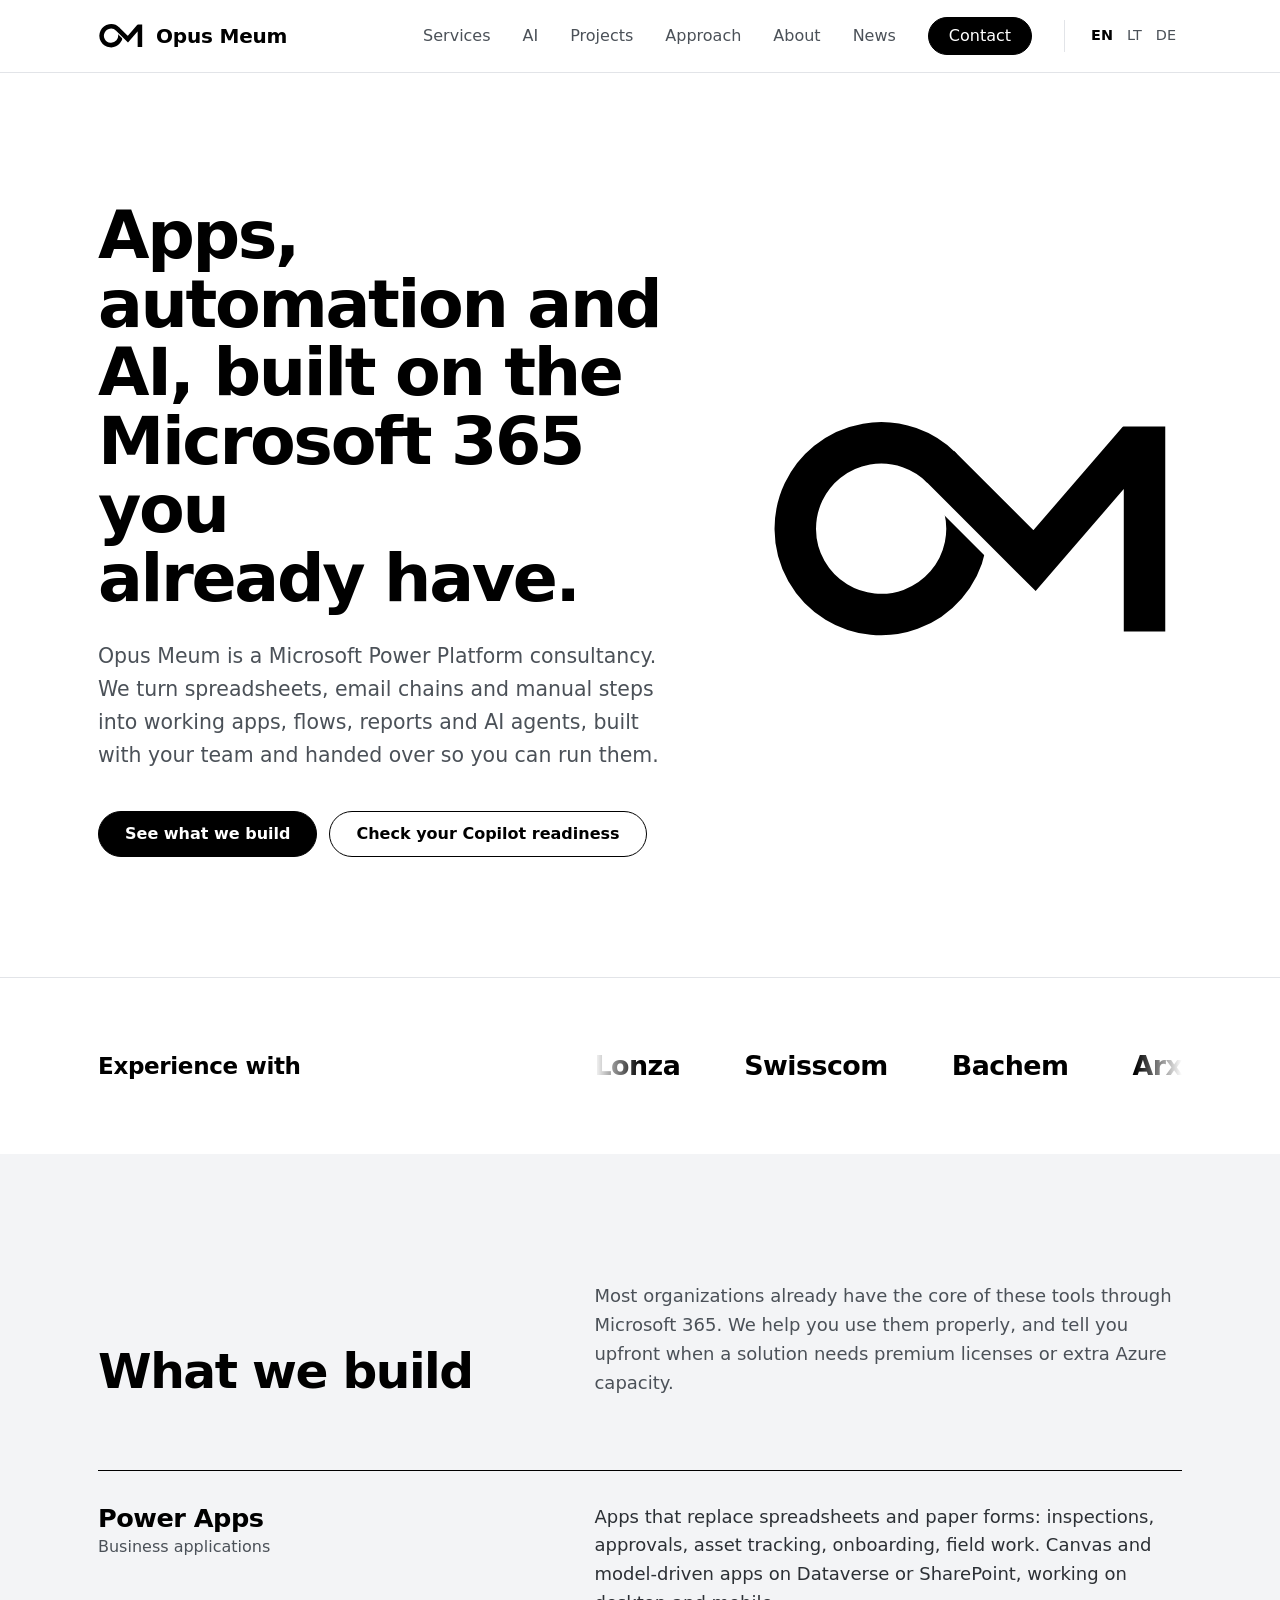
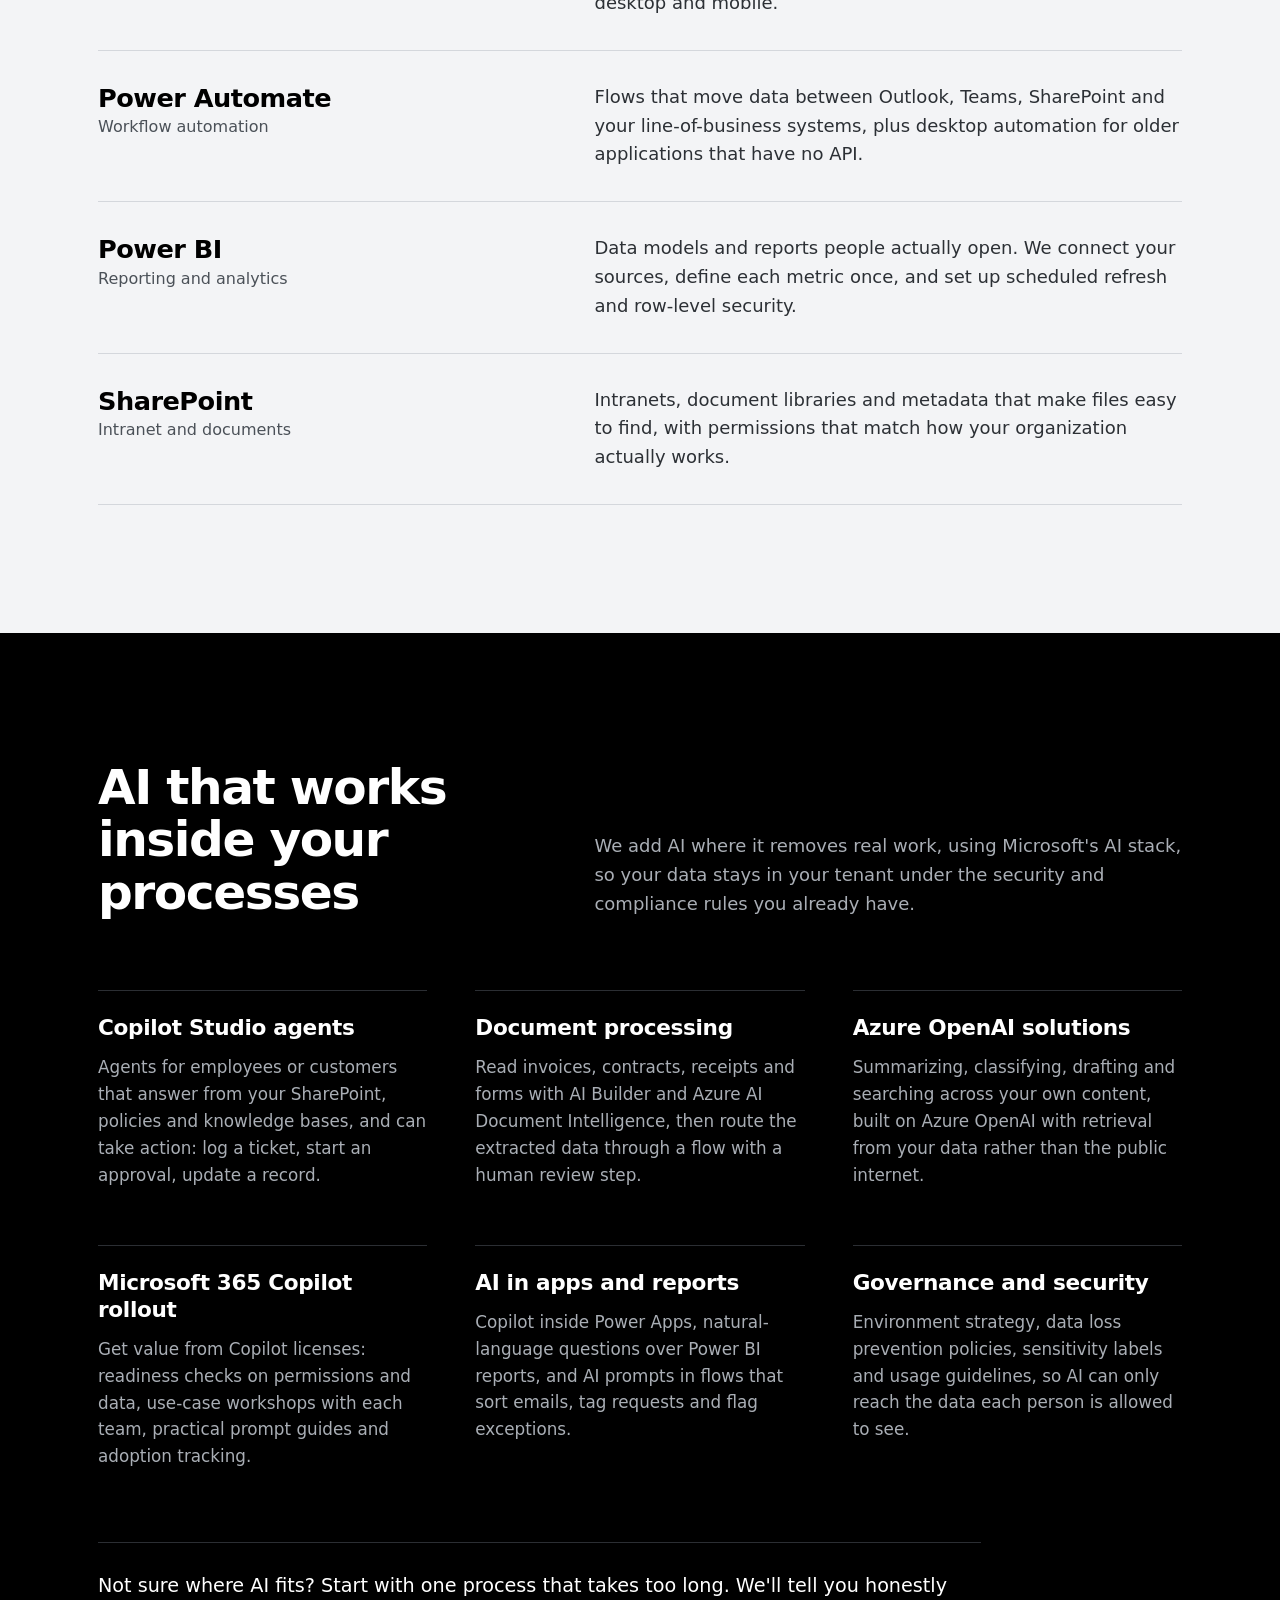
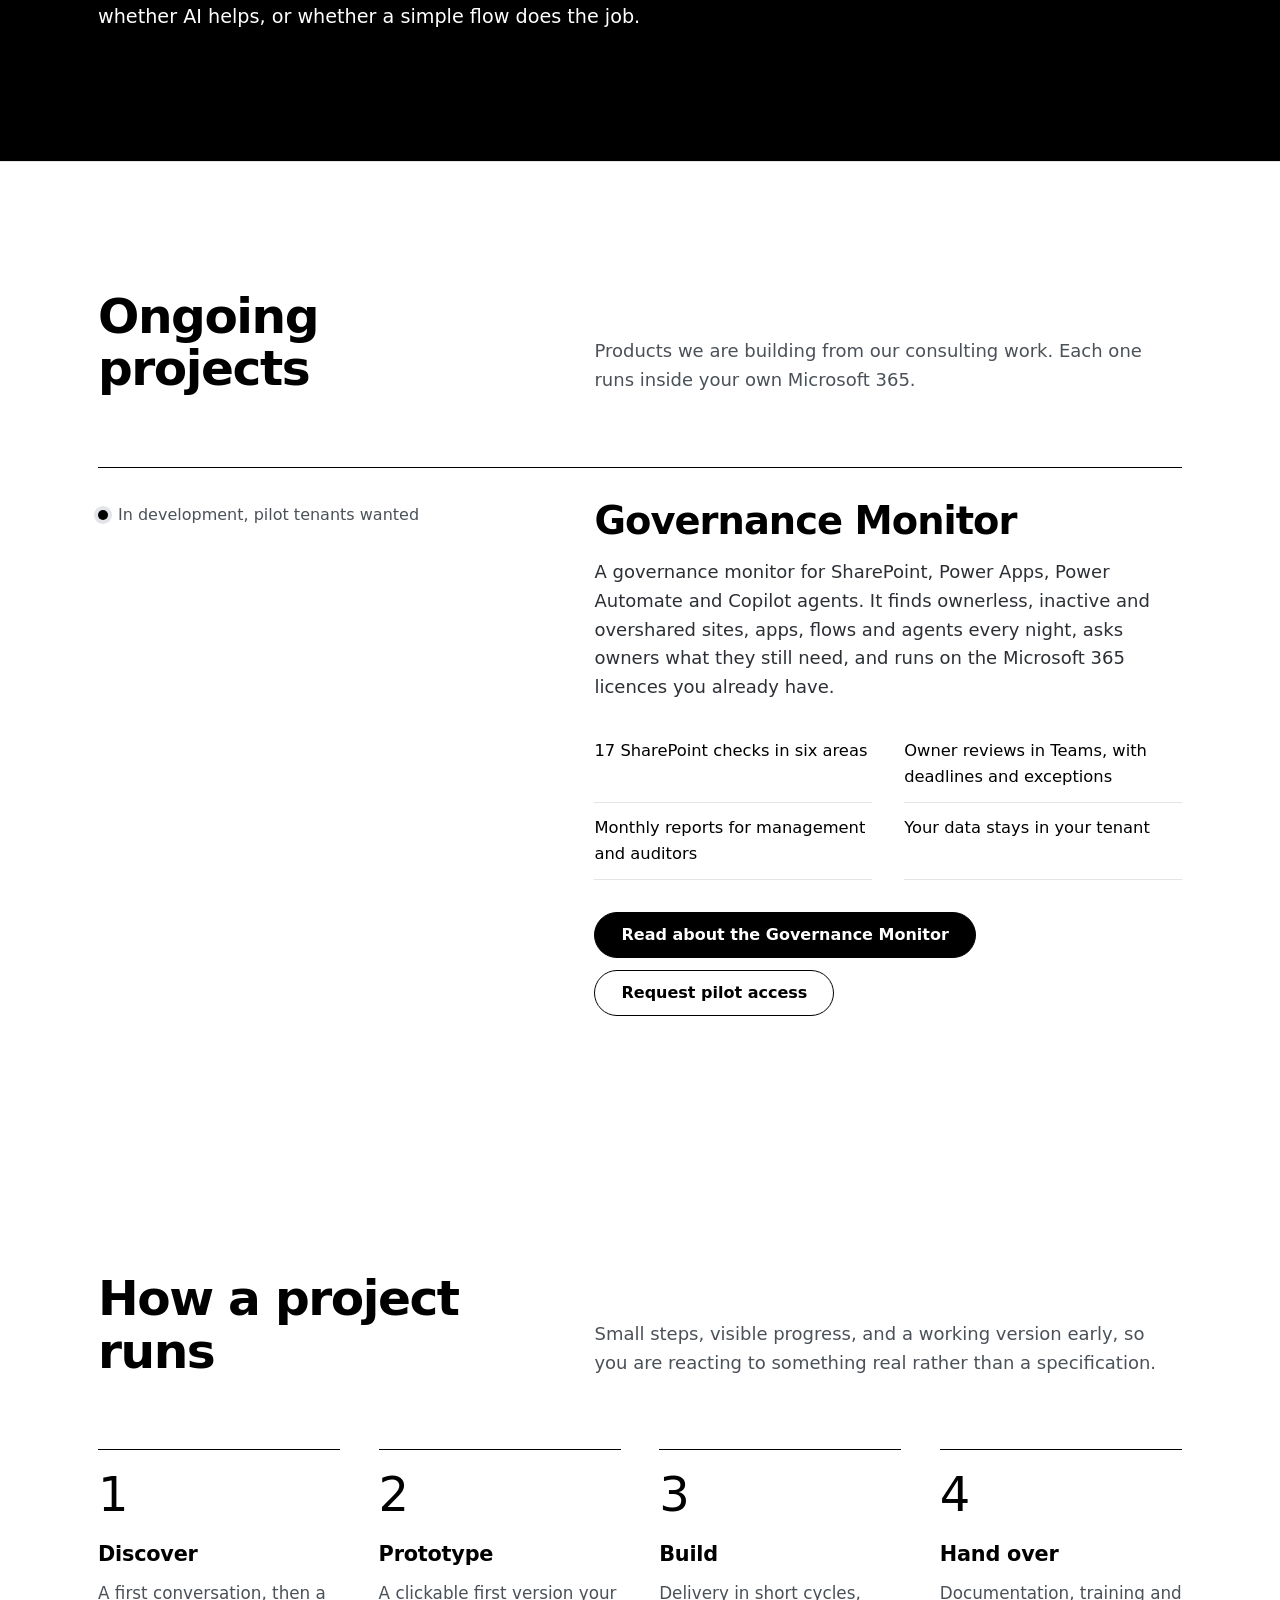
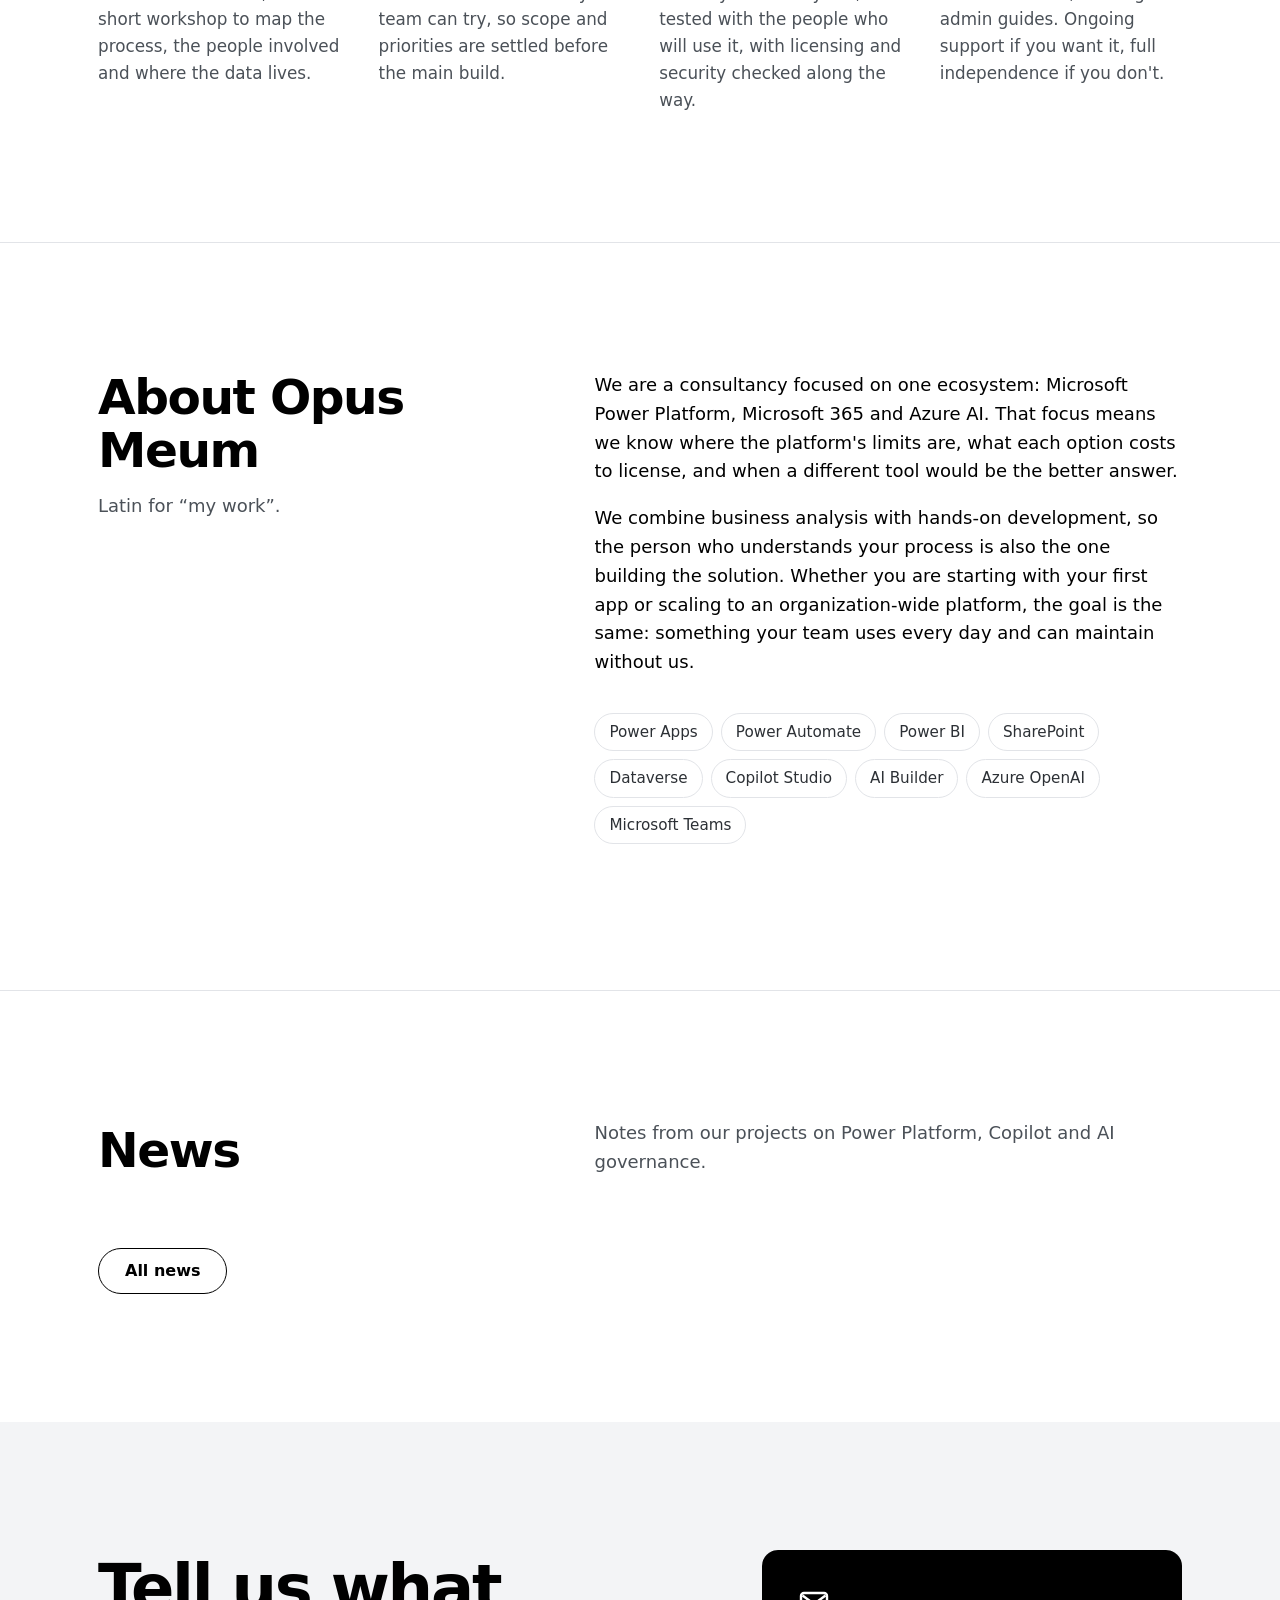
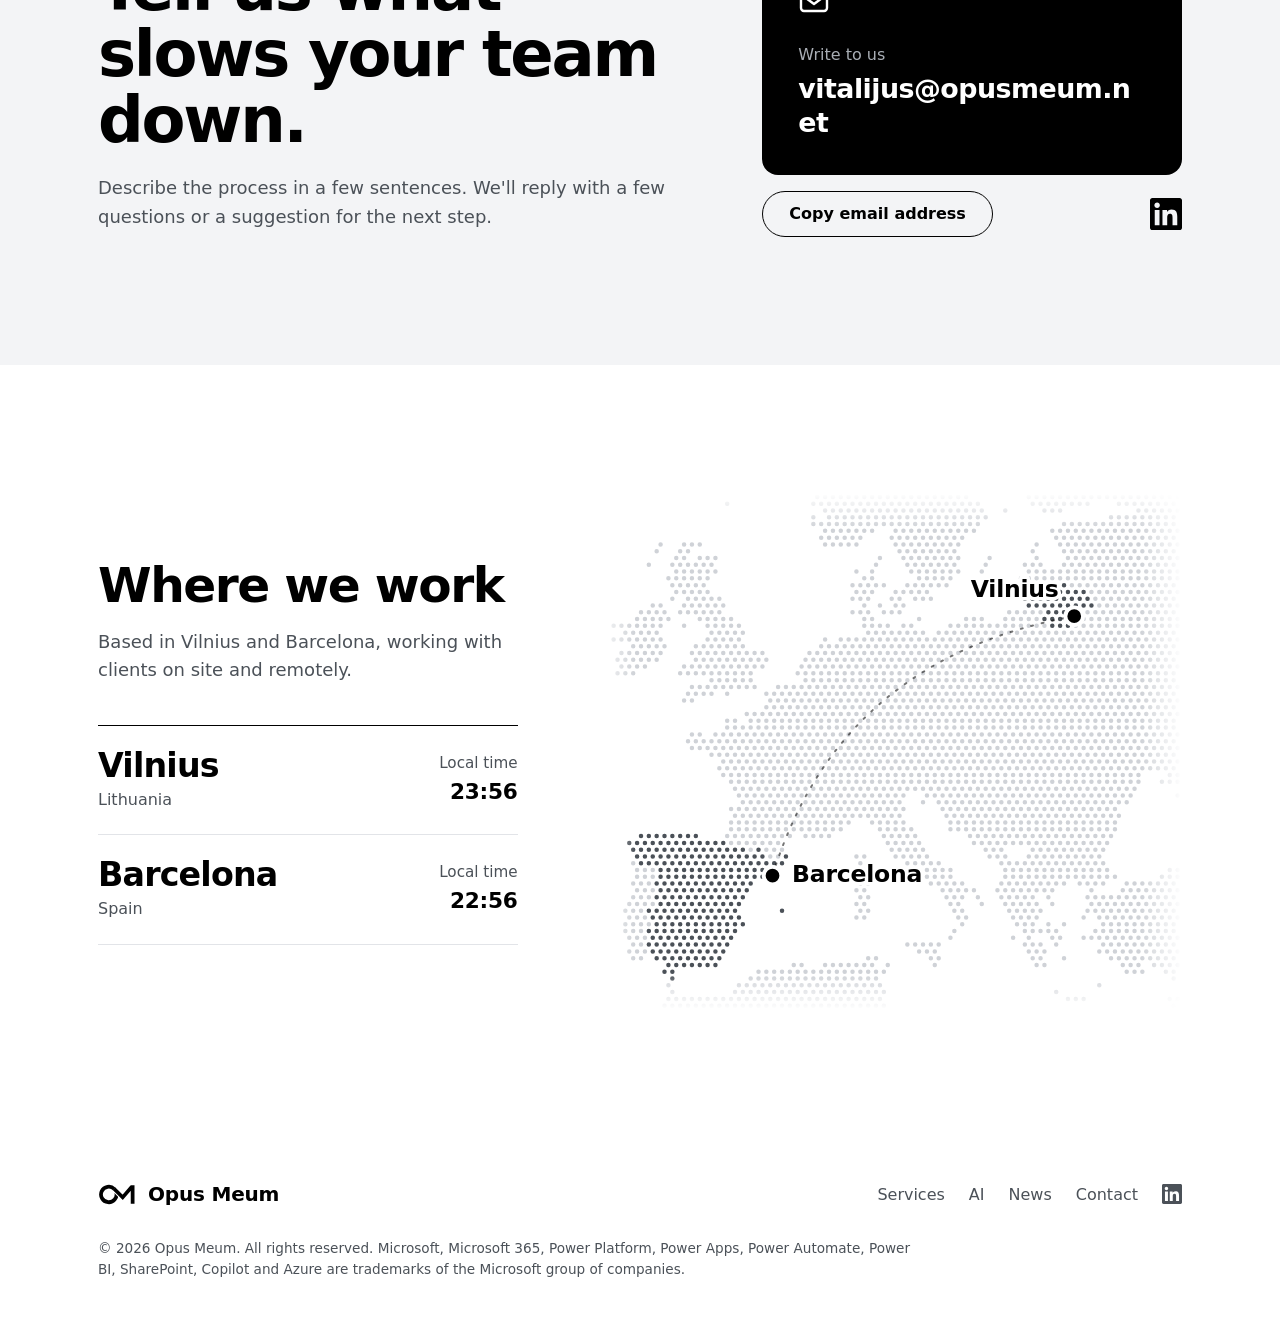
<file: index.html>
<!DOCTYPE html>
<html lang="en">
<head>
  <meta charset="UTF-8">
  <meta name="viewport" content="width=device-width, initial-scale=1">
  <meta http-equiv="Content-Security-Policy" content="default-src 'none'; script-src 'self'; style-src 'self' https://fonts.googleapis.com; font-src https://fonts.gstatic.com; img-src 'self'; base-uri 'none'; form-action 'none'; upgrade-insecure-requests">
  <meta name="referrer" content="strict-origin-when-cross-origin">
  <title>Opus Meum | Power Platform and AI consultancy</title>
  <meta name="description" content="Opus Meum builds business apps, automation, reporting and AI agents on Microsoft Power Platform, Microsoft 365 and Azure AI.">
  <meta property="og:title" content="Opus Meum | Power Platform and AI consultancy">
  <meta property="og:description" content="Apps, automation and AI, built on the Microsoft 365 you already have.">
  <meta property="og:type" content="website">
  <meta property="og:locale" content="en_GB">
  <meta property="og:url" content="https://opusmeum.net/">
  <meta name="theme-color" content="#ffffff">
  <link rel="canonical" href="https://opusmeum.net/">
  <link rel="alternate" hreflang="en" href="https://opusmeum.net/">
  <link rel="alternate" hreflang="lt" href="https://opusmeum.net/lt/">
  <link rel="alternate" hreflang="de" href="https://opusmeum.net/de/">
  <link rel="alternate" hreflang="x-default" href="https://opusmeum.net/">
  <link rel="icon" href="/favicon.svg" type="image/svg+xml">
  <script type="application/ld+json">{"@context":"https://schema.org","@type":"Organization","name":"Opus Meum","url":"https://opusmeum.net/","logo":"https://opusmeum.net/logo.svg","email":"vitalijus@opusmeum.net","sameAs":["https://www.linkedin.com/company/opus-meum/"]}</script>
  <link rel="preconnect" href="https://fonts.googleapis.com">
  <link rel="preconnect" href="https://fonts.gstatic.com" crossorigin>
  <link href="https://fonts.googleapis.com/css2?family=Urbanist:wght@400;500;600;700&display=swap" rel="stylesheet">
  <link rel="stylesheet" href="/styles.css">
  <script src="/main.js" defer></script>
</head>
<body>
  <a class="skip" href="#main">Skip to content</a>

  <header class="site-header">
    <div class="wrap">
      <a class="brand" href="#top" aria-label="Opus Meum home">
        <svg class="mark" viewBox="530 180 870 480" aria-hidden="true">
          <defs>
            <mask id="cut-h" maskUnits="userSpaceOnUse" x="500" y="150" width="1000" height="600">
              <rect x="500" y="150" width="1000" height="600" fill="#fff"/>
              <polygon points="876,360 1500,360 1500,900 1416,900" fill="#000"/>
            </mask>
            <clipPath id="top-h"><rect x="500" y="208" width="1000" height="600"/></clipPath>
          </defs>
          <path mask="url(#cut-h)" d="M 949.7 376.9 A 178 178 0 1 1 902.9 294.1"/>
          <path clip-path="url(#top-h)" stroke-miterlimit="10" d="M 897.9 289.1 L 1095 486 L 1323 222 L 1323 633"/>
        </svg>
        <span class="brand-name">Opus Meum</span>
      </a>
      <nav class="nav" aria-label="Main">
        <a href="#services">Services</a>
        <a href="#ai">AI</a>
        <a href="#projects">Projects</a>
        <a href="#approach">Approach</a>
        <a href="#about">About</a>
        <a href="#news">News</a>
        <a class="btn btn-solid" href="#contact">Contact</a>
        <div class="lang" aria-label="Language">
          <a href="/" hreflang="en" lang="en" aria-current="true" title="English">EN</a>
          <a href="/lt/" hreflang="lt" lang="lt" title="Lietuvių">LT</a>
          <a href="/de/" hreflang="de" lang="de" title="Deutsch">DE</a>
        </div>
      </nav>
    </div>
  </header>

  <main id="main">
    <section class="hero" id="top">
      <div class="wrap">
        <div>
          <h1>Apps, automation and AI, built on the Microsoft&nbsp;365 you already&nbsp;have.</h1>
          <p class="lede">Opus Meum is a Microsoft Power Platform consultancy. We turn spreadsheets, email chains and manual steps into working apps, flows, reports and AI agents, built with your team and handed over so you can run them.</p>
          <div class="actions">
            <a class="btn btn-solid" href="#services">See what we build</a>
            <a class="btn btn-line" href="https://vitmonko.github.io/opusmeum.ai/copilot-readiness/">Check your Copilot readiness</a>
          </div>
        </div>
        <div class="mark-wrap">
          <svg class="mark" viewBox="530 180 870 480" role="img" aria-label="Opus Meum logo">
            <defs>
              <mask id="cut-x" maskUnits="userSpaceOnUse" x="500" y="150" width="1000" height="600">
                <rect x="500" y="150" width="1000" height="600" fill="#fff"/>
                <polygon points="876,360 1500,360 1500,900 1416,900" fill="#000"/>
              </mask>
              <clipPath id="top-x"><rect x="500" y="208" width="1000" height="600"/></clipPath>
            </defs>
            <path class="o" pathLength="1" mask="url(#cut-x)" d="M 949.7 376.9 A 178 178 0 1 1 902.9 294.1"/>
            <path class="m" pathLength="1" clip-path="url(#top-x)" stroke-miterlimit="10" d="M 897.9 289.1 L 1095 486 L 1323 222 L 1323 633"/>
          </svg>
        </div>
      </div>
    </section>

    <section class="clients" id="clients" aria-labelledby="clients-title">
      <div class="wrap">
        <h2 id="clients-title">Experience with</h2>
        <div class="marquee">
          <ul class="client-track">
            <li><span class="client-name">Lonza</span></li>
            <li><span class="client-name">Swisscom</span></li>
            <li><span class="client-name">Bachem</span></li>
            <li><span class="client-name">Arxada</span></li>
            <li><span class="client-name">ERNI Consulting</span></li>
            <li><span class="client-name">Aryzta</span></li>
            <li><span class="client-name">Pharvaris</span></li>
            <li aria-hidden="true"><span class="client-name">Lonza</span></li>
            <li aria-hidden="true"><span class="client-name">Swisscom</span></li>
            <li aria-hidden="true"><span class="client-name">Bachem</span></li>
            <li aria-hidden="true"><span class="client-name">Arxada</span></li>
            <li aria-hidden="true"><span class="client-name">ERNI Consulting</span></li>
            <li aria-hidden="true"><span class="client-name">Aryzta</span></li>
            <li aria-hidden="true"><span class="client-name">Pharvaris</span></li>
          </ul>
          <ul class="client-track client-track-dup" aria-hidden="true">
            <li><span class="client-name">Lonza</span></li>
            <li><span class="client-name">Swisscom</span></li>
            <li><span class="client-name">Bachem</span></li>
            <li><span class="client-name">Arxada</span></li>
            <li><span class="client-name">ERNI Consulting</span></li>
            <li><span class="client-name">Aryzta</span></li>
            <li><span class="client-name">Pharvaris</span></li>
            <li><span class="client-name">Lonza</span></li>
            <li><span class="client-name">Swisscom</span></li>
            <li><span class="client-name">Bachem</span></li>
            <li><span class="client-name">Arxada</span></li>
            <li><span class="client-name">ERNI Consulting</span></li>
            <li><span class="client-name">Aryzta</span></li>
            <li><span class="client-name">Pharvaris</span></li>
          </ul>
        </div>
      </div>
    </section>

    <section class="services" id="services">
      <div class="wrap">
        <div class="section-head">
          <h2>What we build</h2>
          <p>Most organizations already have the core of these tools through Microsoft 365. We help you use them properly, and tell you upfront when a solution needs premium licenses or extra Azure capacity.</p>
        </div>
        <ul class="service-list">
          <li>
            <h3>Power Apps<span>Business applications</span></h3>
            <p>Apps that replace spreadsheets and paper forms: inspections, approvals, asset tracking, onboarding, field work. Canvas and model-driven apps on Dataverse or SharePoint, working on desktop and mobile.</p>
          </li>
          <li>
            <h3>Power Automate<span>Workflow automation</span></h3>
            <p>Flows that move data between Outlook, Teams, SharePoint and your line-of-business systems, plus desktop automation for older applications that have no API.</p>
          </li>
          <li>
            <h3>Power BI<span>Reporting and analytics</span></h3>
            <p>Data models and reports people actually open. We connect your sources, define each metric once, and set up scheduled refresh and row-level security.</p>
          </li>
          <li>
            <h3>SharePoint<span>Intranet and documents</span></h3>
            <p>Intranets, document libraries and metadata that make files easy to find, with permissions that match how your organization actually works.</p>
          </li>
        </ul>
      </div>
    </section>

    <section class="ai" id="ai">
      <div class="wrap">
        <div class="section-head">
          <h2>AI that works inside your processes</h2>
          <p>We add AI where it removes real work, using Microsoft's AI stack, so your data stays in your tenant under the security and compliance rules you already have.</p>
        </div>
        <div class="ai-grid">
          <div class="ai-item">
            <h3>Copilot Studio agents</h3>
            <p>Agents for employees or customers that answer from your SharePoint, policies and knowledge bases, and can take action: log a ticket, start an approval, update a record.</p>
          </div>
          <div class="ai-item">
            <h3>Document processing</h3>
            <p>Read invoices, contracts, receipts and forms with AI Builder and Azure AI Document Intelligence, then route the extracted data through a flow with a human review step.</p>
          </div>
          <div class="ai-item">
            <h3>Azure OpenAI solutions</h3>
            <p>Summarizing, classifying, drafting and searching across your own content, built on Azure OpenAI with retrieval from your data rather than the public internet.</p>
          </div>
          <div class="ai-item">
            <h3>Microsoft 365 Copilot rollout</h3>
            <p>Get value from Copilot licenses: readiness checks on permissions and data, use-case workshops with each team, practical prompt guides and adoption tracking.</p>
          </div>
          <div class="ai-item">
            <h3>AI in apps and reports</h3>
            <p>Copilot inside Power Apps, natural-language questions over Power BI reports, and AI prompts in flows that sort emails, tag requests and flag exceptions.</p>
          </div>
          <div class="ai-item">
            <h3>Governance and security</h3>
            <p>Environment strategy, data loss prevention policies, sensitivity labels and usage guidelines, so AI can only reach the data each person is allowed to see.</p>
          </div>
        </div>
        <p class="ai-note">Not sure where AI fits? Start with one process that takes too long. We'll tell you honestly whether AI helps, or whether a simple flow does the job.</p>
      </div>
    </section>

    <section class="projects" id="projects">
      <div class="wrap">
        <div class="section-head">
          <h2>Ongoing projects</h2>
          <p>Products we are building from our consulting work. Each one runs inside your own Microsoft 365.</p>
        </div>
        <article class="project">
          <div class="project-meta">
            <p class="project-status"><span class="project-dot" aria-hidden="true"></span>In development, pilot tenants wanted</p>
          </div>
          <div class="project-body">
            <h3>Governance Monitor</h3>
            <p>A governance monitor for SharePoint, Power Apps, Power Automate and Copilot agents. It finds ownerless, inactive and overshared sites, apps, flows and agents every night, asks owners what they still need, and runs on the Microsoft 365 licences you already have.</p>
            <ul class="project-facts">
              <li>17 SharePoint checks in six areas</li>
              <li>Owner reviews in Teams, with deadlines and exceptions</li>
              <li>Monthly reports for management and auditors</li>
              <li>Your data stays in your tenant</li>
            </ul>
            <div class="project-actions">
              <a class="btn btn-solid" href="/projects/governance-monitor/">Read about the Governance Monitor</a>
              <a class="btn btn-line" href="mailto:vitalijus@opusmeum.net?subject=Governance%20Monitor%20pilot">Request pilot access</a>
            </div>
          </div>
        </article>
      </div>
    </section>

    <section class="approach" id="approach">
      <div class="wrap">
        <div class="section-head">
          <h2>How a project runs</h2>
          <p>Small steps, visible progress, and a working version early, so you are reacting to something real rather than a specification.</p>
        </div>
        <ol class="steps">
          <li>
            <h3>Discover</h3>
            <p>A first conversation, then a short workshop to map the process, the people involved and where the data lives.</p>
          </li>
          <li>
            <h3>Prototype</h3>
            <p>A clickable first version your team can try, so scope and priorities are settled before the main build.</p>
          </li>
          <li>
            <h3>Build</h3>
            <p>Delivery in short cycles, tested with the people who will use it, with licensing and security checked along the way.</p>
          </li>
          <li>
            <h3>Hand over</h3>
            <p>Documentation, training and admin guides. Ongoing support if you want it, full independence if you don't.</p>
          </li>
        </ol>
      </div>
    </section>

    <section class="about" id="about">
      <div class="wrap about-body">
        <div>
          <h2>About Opus Meum</h2>
          <p class="name">Latin for &ldquo;my work&rdquo;.</p>
        </div>
        <div class="text">
          <p>We are a consultancy focused on one ecosystem: Microsoft Power Platform, Microsoft 365 and Azure AI. That focus means we know where the platform's limits are, what each option costs to license, and when a different tool would be the better answer.</p>
          <p>We combine business analysis with hands-on development, so the person who understands your process is also the one building the solution. Whether you are starting with your first app or scaling to an organization-wide platform, the goal is the same: something your team uses every day and can maintain without us.</p>
          <ul class="stack" aria-label="Technologies we work with">
            <li>Power Apps</li><li>Power Automate</li><li>Power BI</li><li>SharePoint</li><li>Dataverse</li><li>Copilot Studio</li><li>AI Builder</li><li>Azure OpenAI</li><li>Microsoft Teams</li>
          </ul>
        </div>
      </div>
    </section>

    <!-- news:section:start -->
    <section class="news" id="news">
      <div class="wrap">
        <div class="section-head">
          <h2>News</h2>
          <p>Notes from our projects on Power Platform, Copilot and AI governance.</p>
        </div>
        <!-- news:latest -->
        <p class="news-more"><a class="btn btn-line" href="/news/">All news</a></p>
      </div>
    </section>
    <!-- news:section:end -->

    <section class="contact" id="contact">
      <div class="wrap">
        <div>
          <h2>Tell us what slows your team down.</h2>
          <p>Describe the process in a few sentences. We'll reply with a few questions or a suggestion for the next step.</p>
        </div>
        <div class="contact-card">
          <a class="email-card" href="mailto:vitalijus@opusmeum.net?subject=Consultation%20request">
            <svg class="email-icon" viewBox="0 0 32 32" width="32" height="32" aria-hidden="true" focusable="false"><rect x="3" y="7" width="26" height="18" rx="3" fill="none" stroke="currentColor" stroke-width="2.4"/><path d="M4.5 9.5 16 18l11.5-8.5" fill="none" stroke="currentColor" stroke-width="2.4" stroke-linejoin="round"/></svg>
            <span class="email-label">Write to us</span>
            <span class="email-address">vitalijus@opusmeum.net</span>
          </a>
          <div class="contact-extra">
            <button class="btn btn-line copy-email" type="button" data-email="vitalijus@opusmeum.net" data-done="Email address copied" aria-live="polite">Copy email address</button>
            <a class="social" href="https://www.linkedin.com/company/opus-meum/" target="_blank" rel="noopener" aria-label="LinkedIn" title="LinkedIn"><svg viewBox="0 0 24 24" width="24" height="24" aria-hidden="true" focusable="false"><path fill="currentColor" d="M20.447 20.452h-3.554v-5.569c0-1.328-.027-3.037-1.852-3.037-1.853 0-2.136 1.445-2.136 2.939v5.667H9.351V9h3.414v1.561h.046c.477-.9 1.637-1.85 3.37-1.85 3.601 0 4.267 2.37 4.267 5.455v6.286zM5.337 7.433c-1.144 0-2.063-.926-2.063-2.065 0-1.138.92-2.063 2.063-2.063 1.14 0 2.064.925 2.064 2.063 0 1.139-.925 2.065-2.064 2.065zm1.782 13.019H3.555V9h3.564v11.452zM22.225 0H1.771C.792 0 0 .774 0 1.729v20.542C0 23.227.792 24 1.771 24h20.451C23.2 24 24 23.227 24 22.271V1.729C24 .774 23.2 0 22.222 0h.003z"/></svg></a>
          </div>
        </div>
      </div>
    </section>
    <section class="locations" id="locations" aria-labelledby="locations-title">
      <div class="wrap">
        <div class="loc-text">
          <h2 id="locations-title">Where we work</h2>
          <p>Based in Vilnius and Barcelona, working with clients on site and remotely.</p>
          <ul class="loc-list">
            <li class="loc">
              <span class="loc-city">Vilnius</span>
              <span class="loc-country">Lithuania</span>
              <span class="loc-time" data-tz="Europe/Vilnius" data-label="Local time"></span>
            </li>
            <li class="loc">
              <span class="loc-city">Barcelona</span>
              <span class="loc-country">Spain</span>
              <span class="loc-time" data-tz="Europe/Madrid" data-label="Local time"></span>
            </li>
          </ul>
        </div>
        <figure class="loc-map">
          <svg viewBox="0 0 600 528" role="img" aria-label="Map of Europe with Vilnius and Barcelona marked">
            <image href="/images/europe-dots.svg" width="600" height="528"/>
            <path class="loc-route" d="M182.3 390.8 Q 250 170 490.4 125.8"/>
            <g class="loc-pin">
              <circle class="loc-pulse" cx="490.4" cy="125.8" r="9"/>
              <circle class="loc-dot" cx="490.4" cy="125.8" r="9"/>
              <text class="loc-label" x="474.4" y="105.8" text-anchor="end">Vilnius</text>
            </g>
            <g class="loc-pin">
              <circle class="loc-pulse loc-pulse-late" cx="182.3" cy="390.8" r="9"/>
              <circle class="loc-dot" cx="182.3" cy="390.8" r="9"/>
              <text class="loc-label" x="202.3" y="396.8">Barcelona</text>
            </g>
          </svg>
        </figure>
      </div>
    </section>
  </main>

  <footer class="site-footer">
    <div class="wrap">
      <div class="top">
        <a class="brand" href="#top" aria-label="Opus Meum home">
          <svg class="mark" viewBox="530 180 870 480" aria-hidden="true">
            <defs>
              <mask id="cut-f" maskUnits="userSpaceOnUse" x="500" y="150" width="1000" height="600">
                <rect x="500" y="150" width="1000" height="600" fill="#fff"/>
                <polygon points="876,360 1500,360 1500,900 1416,900" fill="#000"/>
              </mask>
              <clipPath id="top-f"><rect x="500" y="208" width="1000" height="600"/></clipPath>
            </defs>
            <path mask="url(#cut-f)" d="M 949.7 376.9 A 178 178 0 1 1 902.9 294.1"/>
            <path clip-path="url(#top-f)" stroke-miterlimit="10" d="M 897.9 289.1 L 1095 486 L 1323 222 L 1323 633"/>
          </svg>
          Opus Meum
        </a>
        <nav class="foot-links" aria-label="Footer">
          <a href="#services">Services</a>
          <a href="#ai">AI</a>
          <a href="#news">News</a>
          <a href="#contact">Contact</a>
          <a class="foot-icon" href="https://www.linkedin.com/company/opus-meum/" target="_blank" rel="noopener" aria-label="LinkedIn" title="LinkedIn"><svg viewBox="0 0 24 24" width="24" height="24" aria-hidden="true" focusable="false"><path fill="currentColor" d="M20.447 20.452h-3.554v-5.569c0-1.328-.027-3.037-1.852-3.037-1.853 0-2.136 1.445-2.136 2.939v5.667H9.351V9h3.414v1.561h.046c.477-.9 1.637-1.85 3.37-1.85 3.601 0 4.267 2.37 4.267 5.455v6.286zM5.337 7.433c-1.144 0-2.063-.926-2.063-2.065 0-1.138.92-2.063 2.063-2.063 1.14 0 2.064.925 2.064 2.063 0 1.139-.925 2.065-2.064 2.065zm1.782 13.019H3.555V9h3.564v11.452zM22.225 0H1.771C.792 0 0 .774 0 1.729v20.542C0 23.227.792 24 1.771 24h20.451C23.2 24 24 23.227 24 22.271V1.729C24 .774 23.2 0 22.222 0h.003z"/></svg></a>
        </nav>
      </div>
      <small>&copy; <span id="year">2026</span> Opus Meum. All rights reserved. Microsoft, Microsoft 365, Power Platform, Power Apps, Power Automate, Power BI, SharePoint, Copilot and Azure are trademarks of the Microsoft group of companies.</small>
    </div>
  </footer>

</body>
</html>
</file>
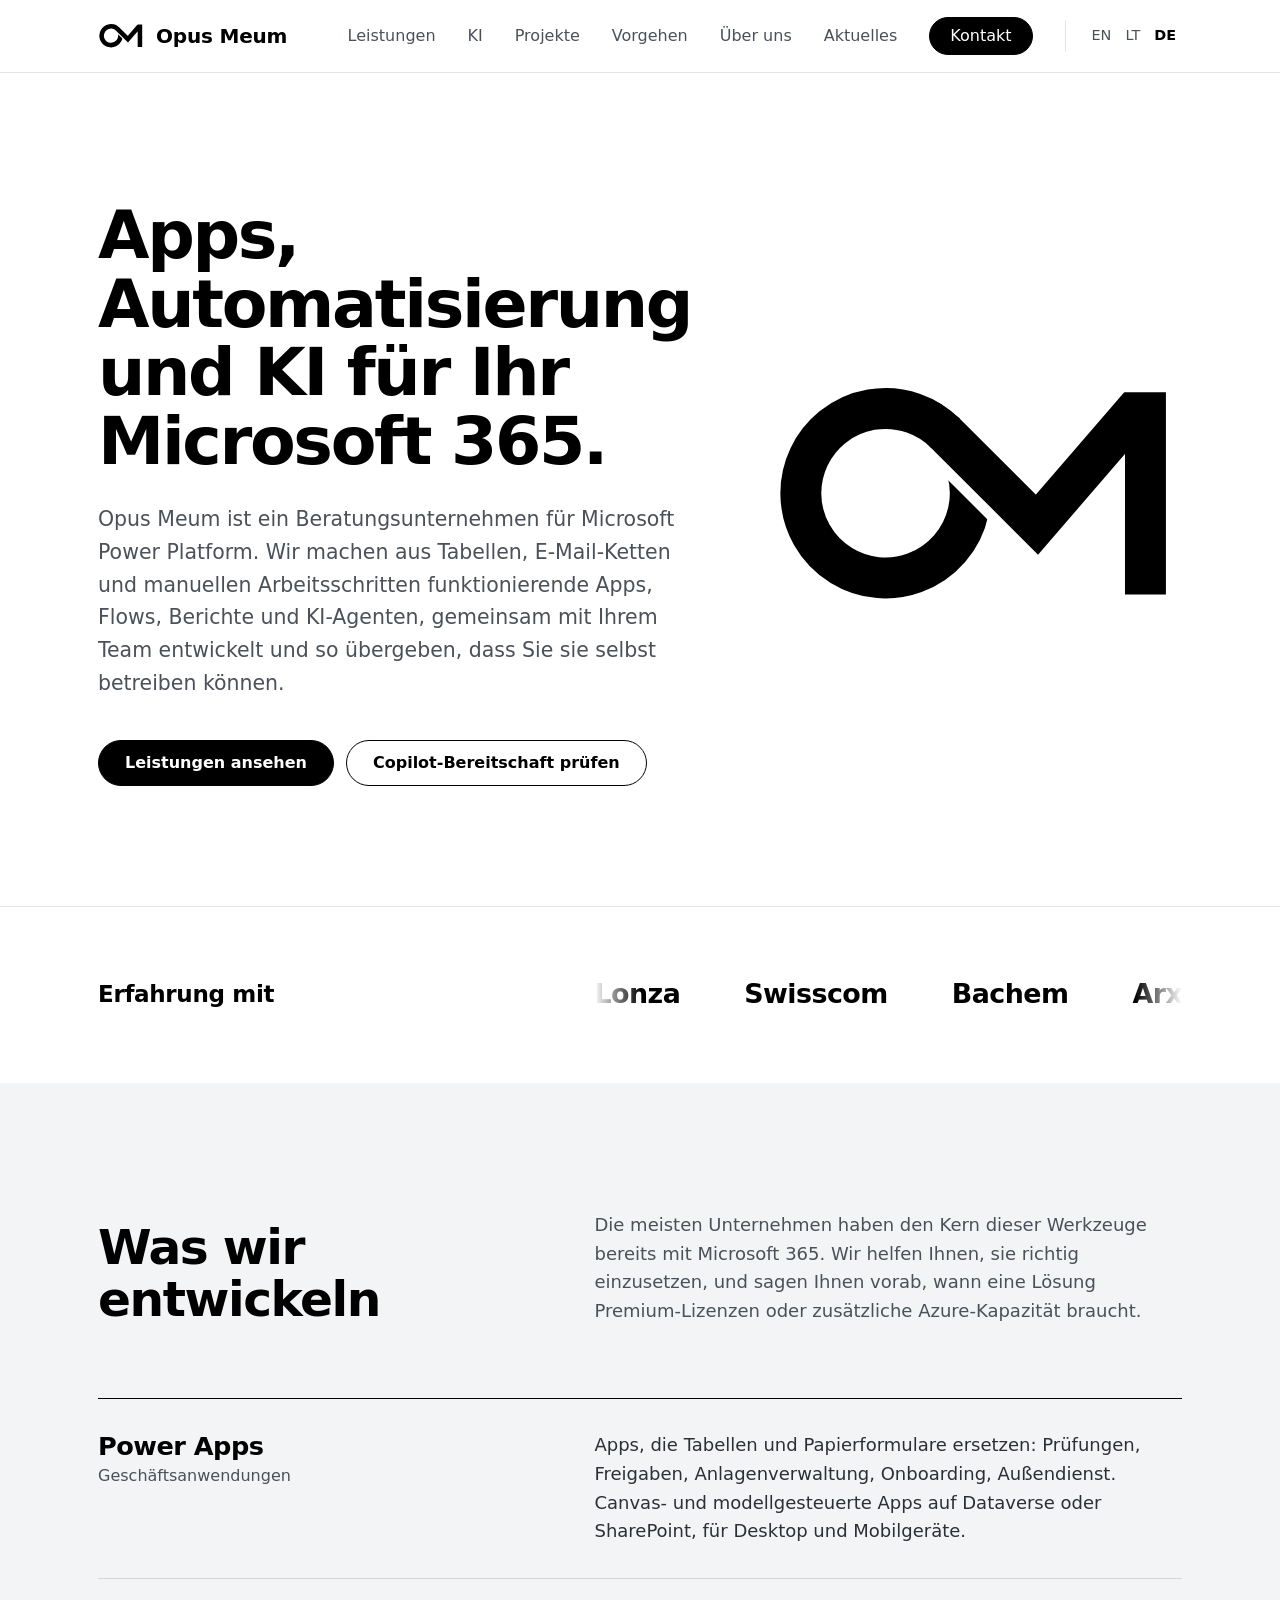
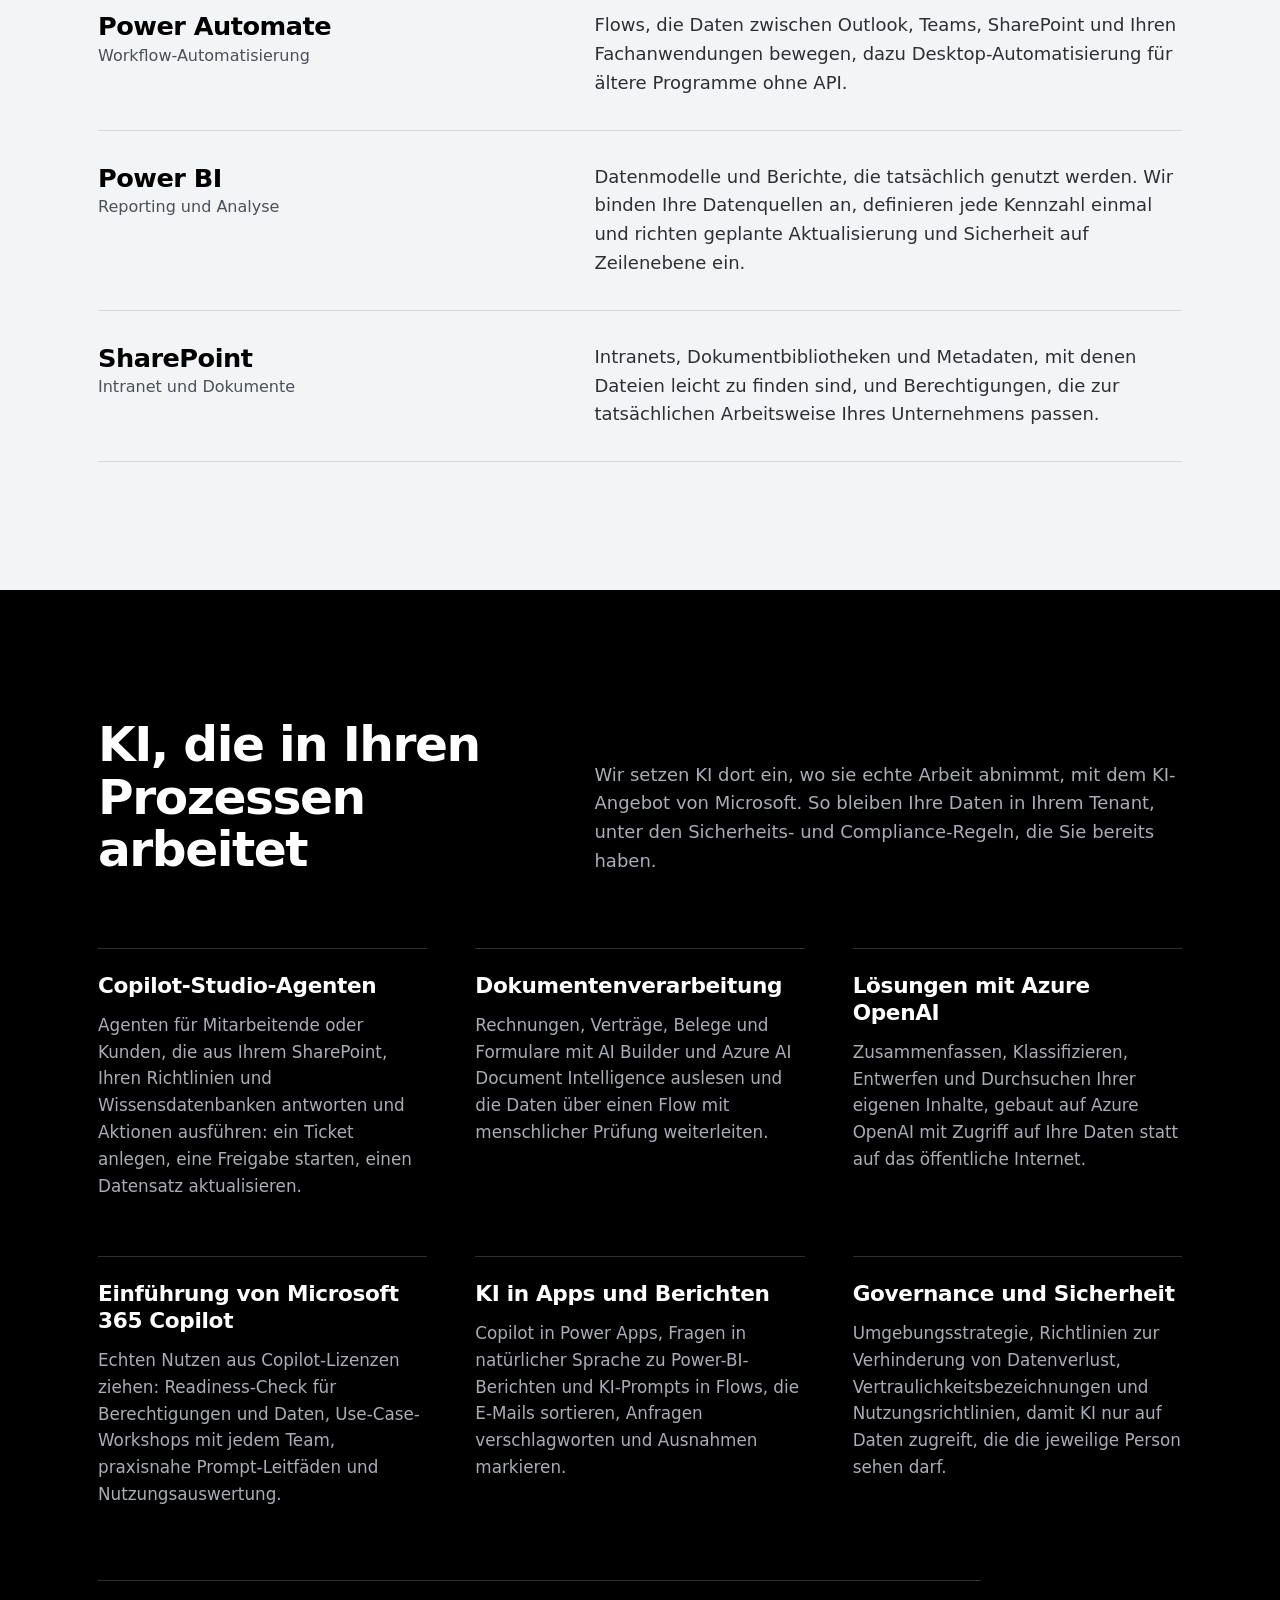
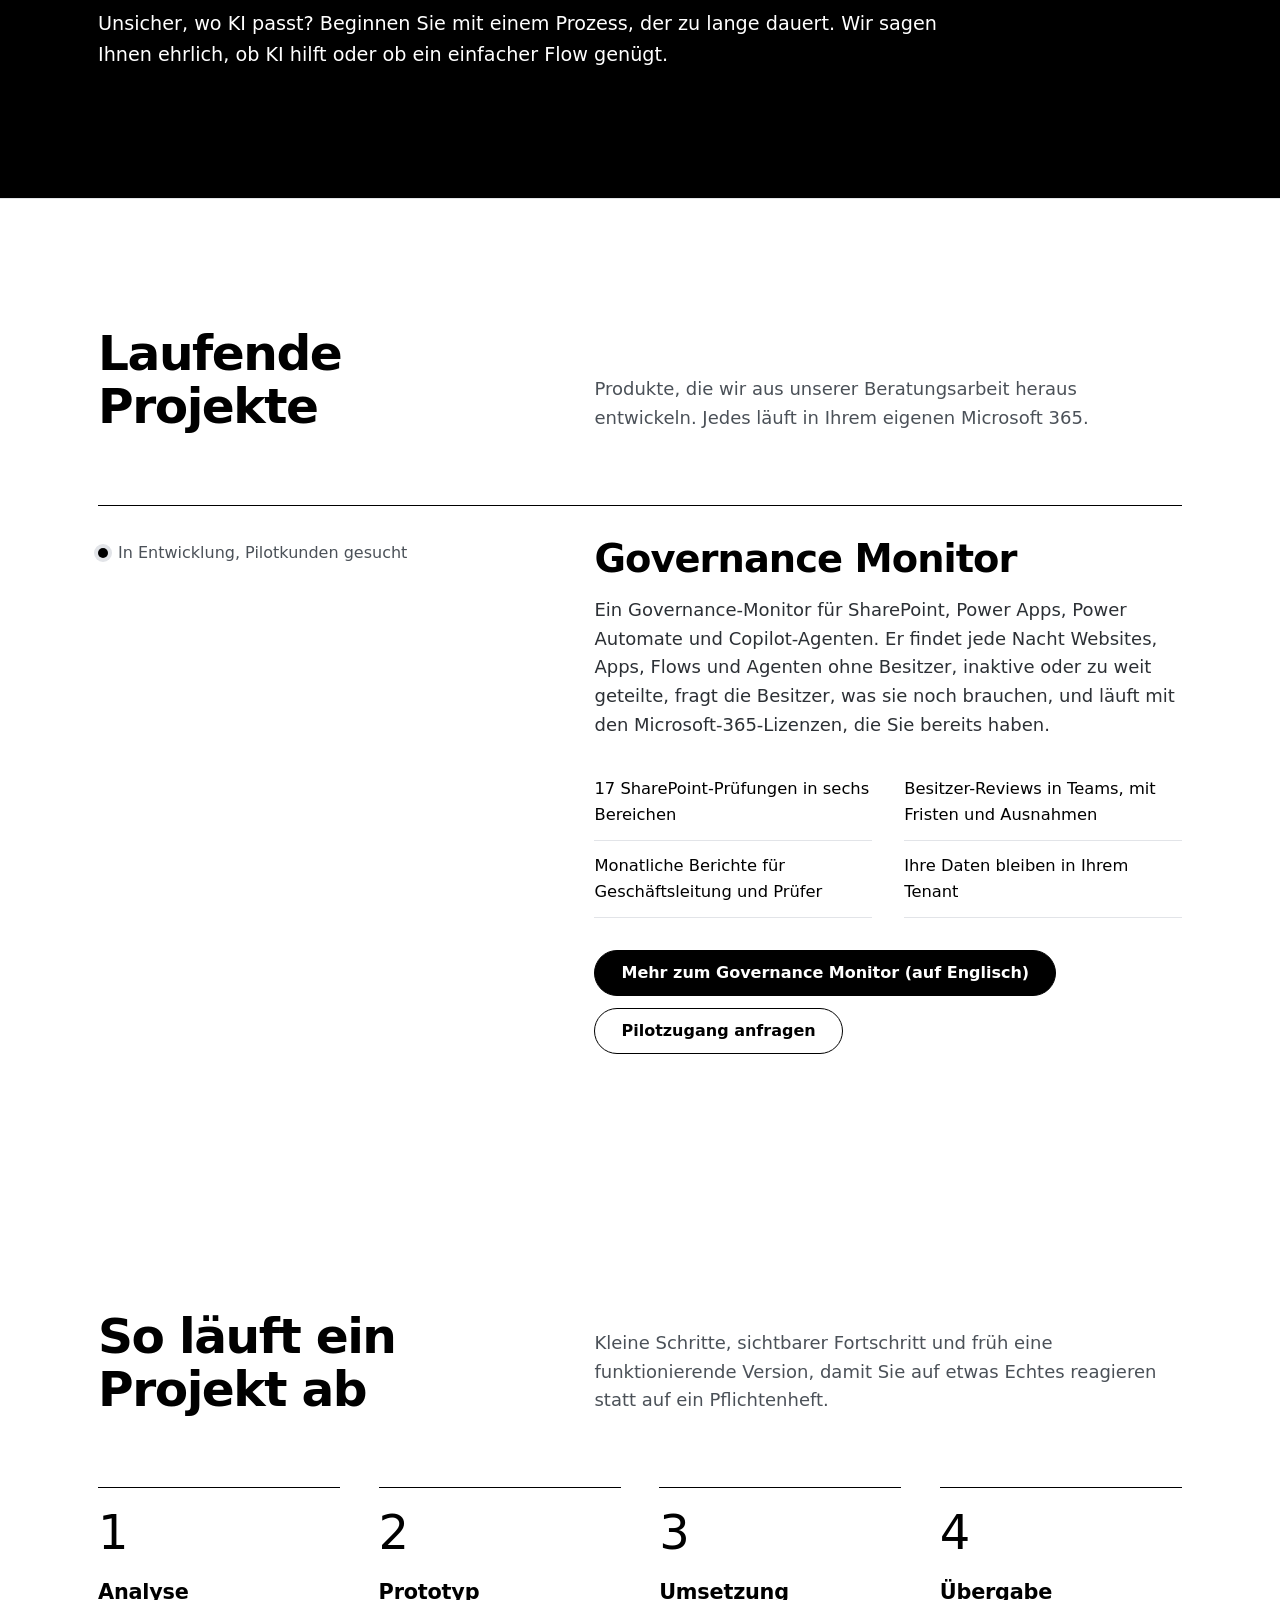
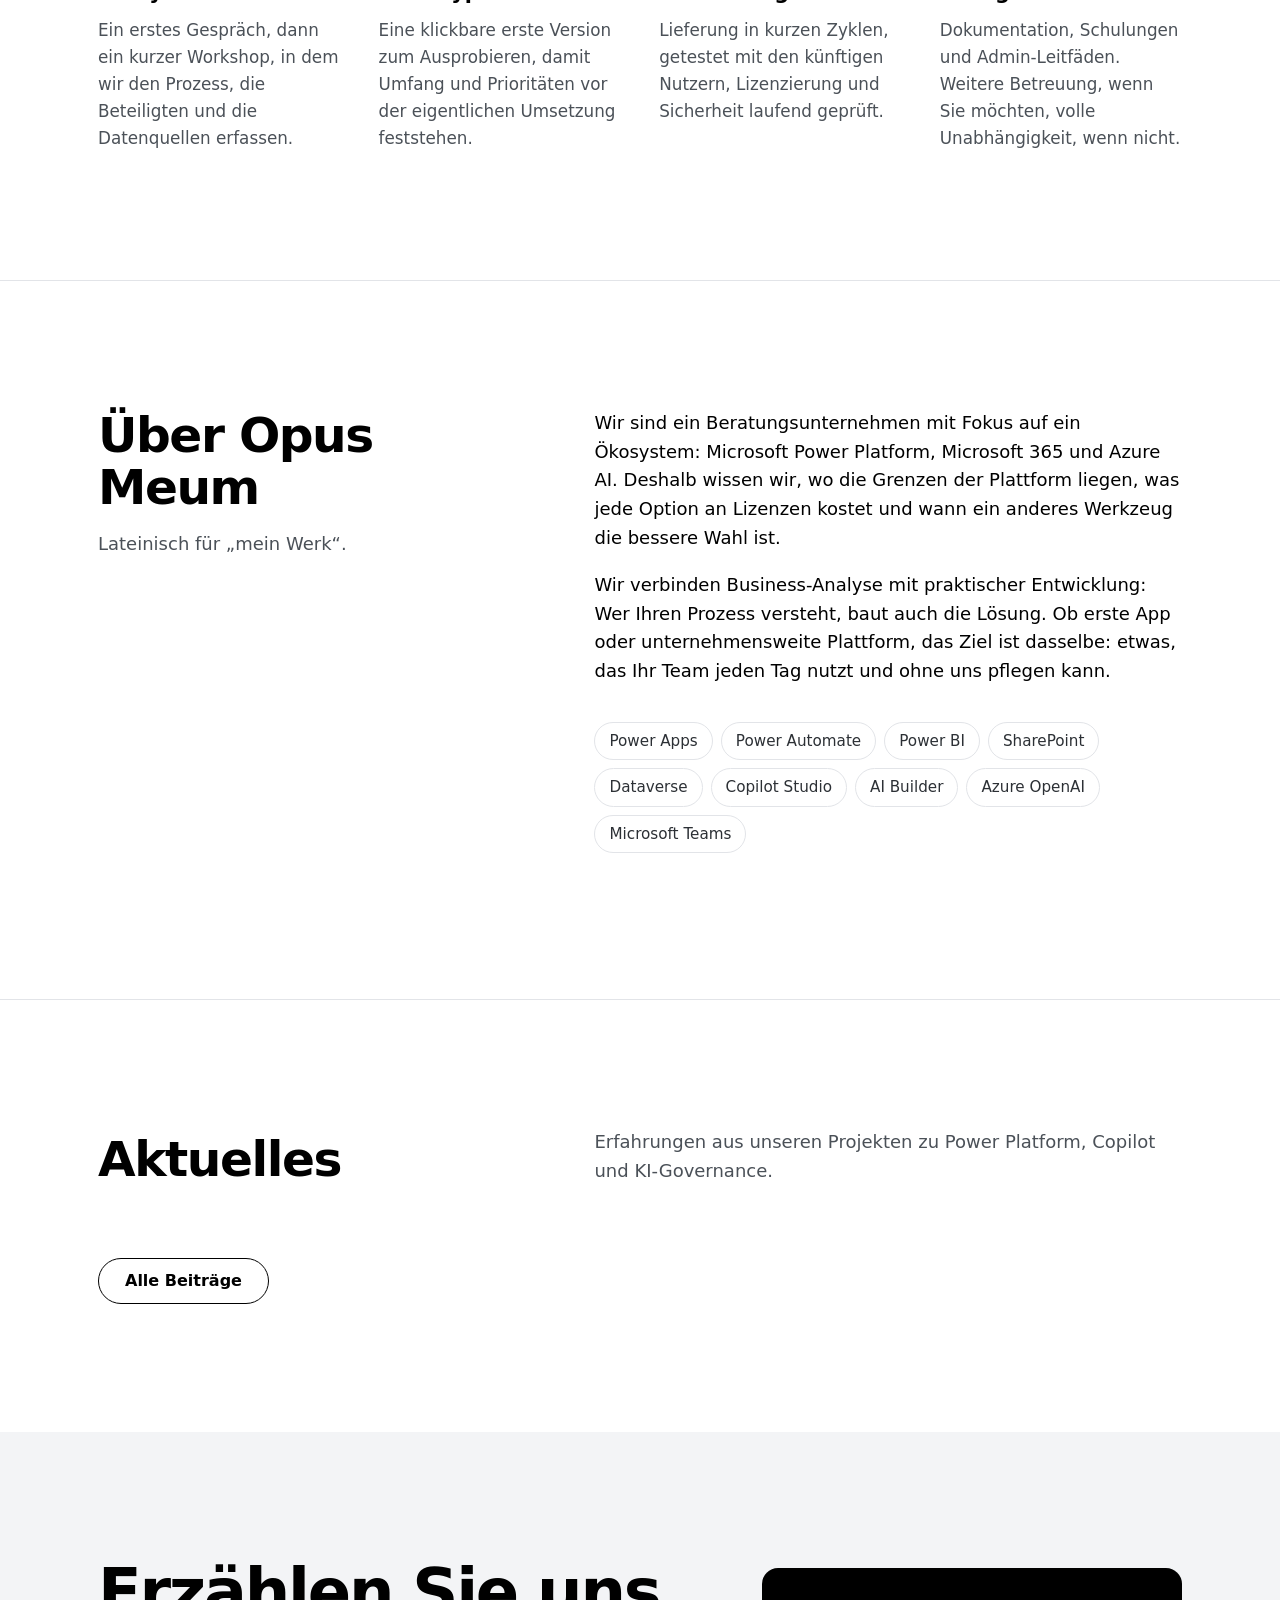
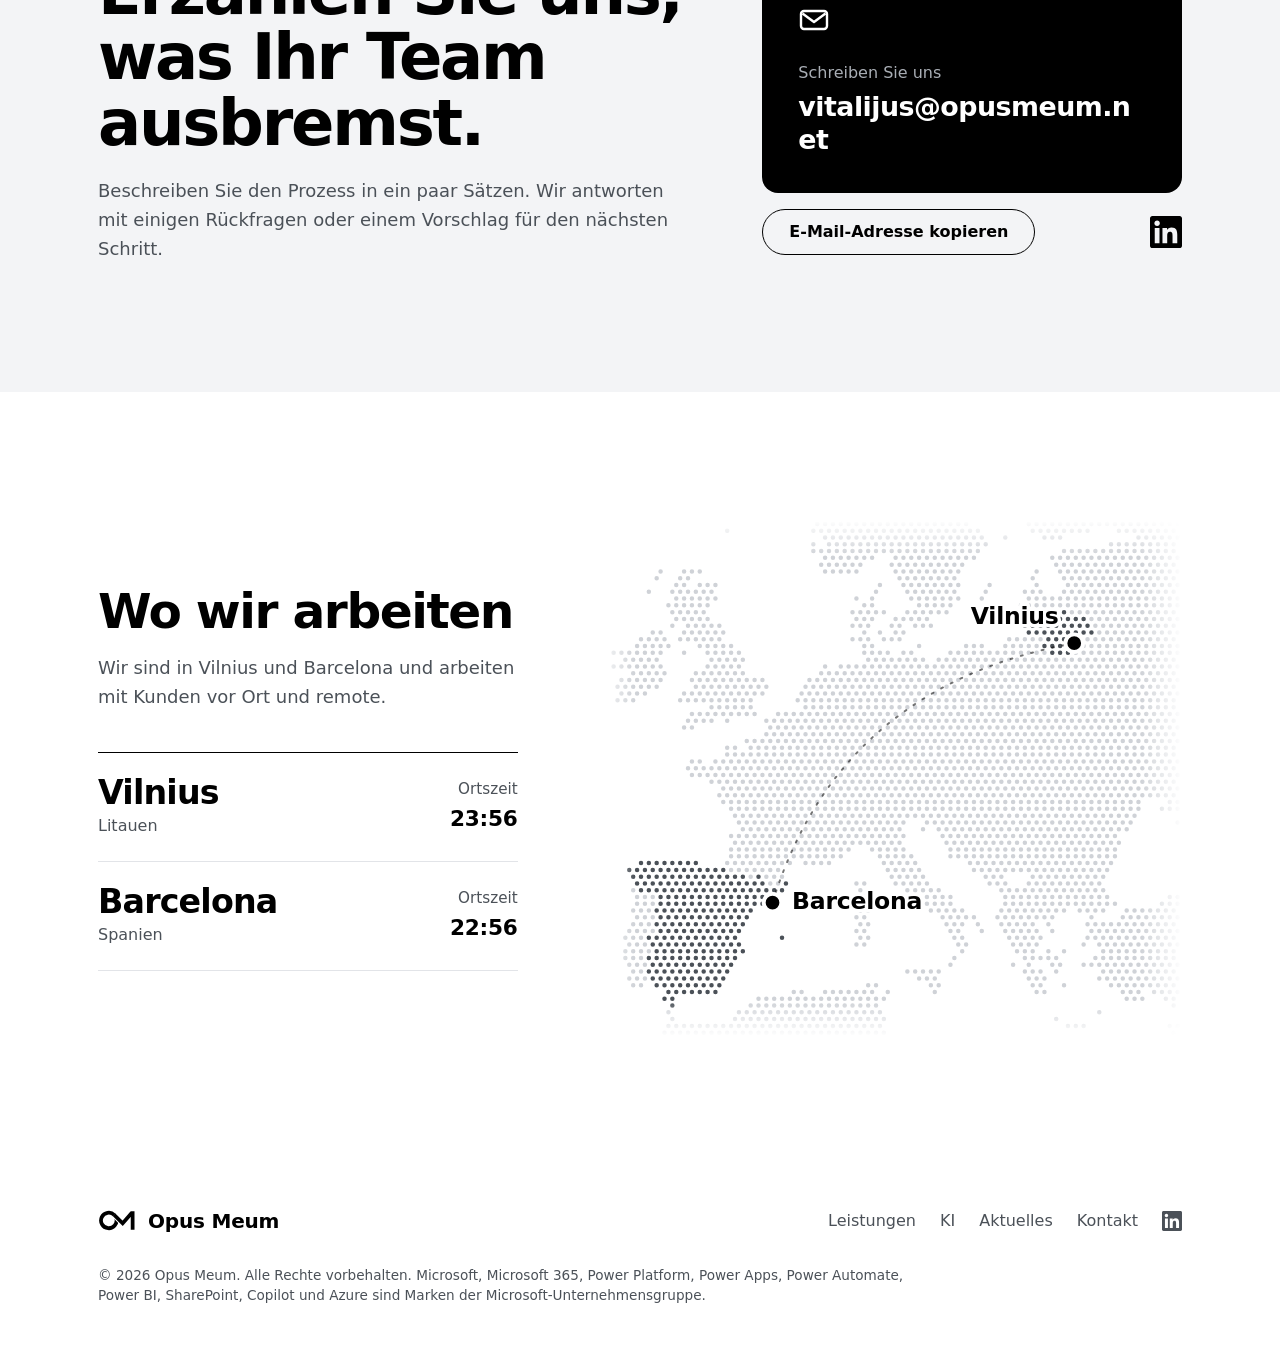
<file: de/index.html>
<!DOCTYPE html>
<html lang="de">
<head>
  <meta charset="UTF-8">
  <meta name="viewport" content="width=device-width, initial-scale=1">
  <meta http-equiv="Content-Security-Policy" content="default-src 'none'; script-src 'self'; style-src 'self' https://fonts.googleapis.com; font-src https://fonts.gstatic.com; img-src 'self'; base-uri 'none'; form-action 'none'; upgrade-insecure-requests">
  <meta name="referrer" content="strict-origin-when-cross-origin">
  <title>Opus Meum | Power Platform- und KI-Beratung</title>
  <meta name="description" content="Opus Meum entwickelt Business-Apps, Automatisierungen, Reporting und KI-Agenten auf Basis von Microsoft Power Platform, Microsoft 365 und Azure AI.">
  <meta property="og:title" content="Opus Meum | Power Platform- und KI-Beratung">
  <meta property="og:description" content="Apps, Automatisierung und KI für Ihr Microsoft 365.">
  <meta property="og:type" content="website">
  <meta property="og:locale" content="de_DE">
  <meta property="og:url" content="https://opusmeum.net/de/">
  <meta name="theme-color" content="#ffffff">
  <link rel="canonical" href="https://opusmeum.net/de/">
  <link rel="alternate" hreflang="en" href="https://opusmeum.net/">
  <link rel="alternate" hreflang="lt" href="https://opusmeum.net/lt/">
  <link rel="alternate" hreflang="de" href="https://opusmeum.net/de/">
  <link rel="alternate" hreflang="x-default" href="https://opusmeum.net/">
  <link rel="icon" href="/favicon.svg" type="image/svg+xml">
  <script type="application/ld+json">{"@context":"https://schema.org","@type":"Organization","name":"Opus Meum","url":"https://opusmeum.net/","logo":"https://opusmeum.net/logo.svg","email":"vitalijus@opusmeum.net","sameAs":["https://www.linkedin.com/company/opus-meum/"]}</script>
  <link rel="preconnect" href="https://fonts.googleapis.com">
  <link rel="preconnect" href="https://fonts.gstatic.com" crossorigin>
  <link href="https://fonts.googleapis.com/css2?family=Urbanist:wght@400;500;600;700&display=swap" rel="stylesheet">
  <link rel="stylesheet" href="/styles.css">
  <script src="/main.js" defer></script>
</head>
<body>
  <a class="skip" href="#main">Zum Inhalt springen</a>

  <header class="site-header">
    <div class="wrap">
      <a class="brand" href="#top" aria-label="Opus Meum Startseite">
        <svg class="mark" viewBox="530 180 870 480" aria-hidden="true">
          <defs>
            <mask id="cut-h" maskUnits="userSpaceOnUse" x="500" y="150" width="1000" height="600">
              <rect x="500" y="150" width="1000" height="600" fill="#fff"/>
              <polygon points="876,360 1500,360 1500,900 1416,900" fill="#000"/>
            </mask>
            <clipPath id="top-h"><rect x="500" y="208" width="1000" height="600"/></clipPath>
          </defs>
          <path mask="url(#cut-h)" d="M 949.7 376.9 A 178 178 0 1 1 902.9 294.1"/>
          <path clip-path="url(#top-h)" stroke-miterlimit="10" d="M 897.9 289.1 L 1095 486 L 1323 222 L 1323 633"/>
        </svg>
        <span class="brand-name">Opus Meum</span>
      </a>
      <nav class="nav" aria-label="Hauptmenü">
        <a href="#services">Leistungen</a>
        <a href="#ai">KI</a>
        <a href="#projects">Projekte</a>
        <a href="#approach">Vorgehen</a>
        <a href="#about">Über uns</a>
        <a href="#news">Aktuelles</a>
        <a class="btn btn-solid" href="#contact">Kontakt</a>
        <div class="lang" aria-label="Sprache">
          <a href="/" hreflang="en" lang="en" title="English">EN</a>
          <a href="/lt/" hreflang="lt" lang="lt" title="Lietuvių">LT</a>
          <a href="/de/" hreflang="de" lang="de" aria-current="true" title="Deutsch">DE</a>
        </div>
      </nav>
    </div>
  </header>

  <main id="main">
    <section class="hero" id="top">
      <div class="wrap">
        <div>
          <h1>Apps, Automatisierung und KI für Ihr Microsoft&nbsp;365.</h1>
          <p class="lede">Opus Meum ist ein Beratungsunternehmen für Microsoft Power Platform. Wir machen aus Tabellen, E-Mail-Ketten und manuellen Arbeitsschritten funktionierende Apps, Flows, Berichte und KI-Agenten, gemeinsam mit Ihrem Team entwickelt und so übergeben, dass Sie sie selbst betreiben können.</p>
          <div class="actions">
            <a class="btn btn-solid" href="#services">Leistungen ansehen</a>
            <a class="btn btn-line" href="https://vitmonko.github.io/opusmeum.ai/de/copilot-readiness/">Copilot-Bereitschaft prüfen</a>
          </div>
        </div>
        <div class="mark-wrap">
          <svg class="mark" viewBox="530 180 870 480" role="img" aria-label="Opus Meum logo">
            <defs>
              <mask id="cut-x" maskUnits="userSpaceOnUse" x="500" y="150" width="1000" height="600">
                <rect x="500" y="150" width="1000" height="600" fill="#fff"/>
                <polygon points="876,360 1500,360 1500,900 1416,900" fill="#000"/>
              </mask>
              <clipPath id="top-x"><rect x="500" y="208" width="1000" height="600"/></clipPath>
            </defs>
            <path class="o" pathLength="1" mask="url(#cut-x)" d="M 949.7 376.9 A 178 178 0 1 1 902.9 294.1"/>
            <path class="m" pathLength="1" clip-path="url(#top-x)" stroke-miterlimit="10" d="M 897.9 289.1 L 1095 486 L 1323 222 L 1323 633"/>
          </svg>
        </div>
      </div>
    </section>

    <section class="clients" id="clients" aria-labelledby="clients-title">
      <div class="wrap">
        <h2 id="clients-title">Erfahrung mit</h2>
        <div class="marquee">
          <ul class="client-track">
            <li><span class="client-name">Lonza</span></li>
            <li><span class="client-name">Swisscom</span></li>
            <li><span class="client-name">Bachem</span></li>
            <li><span class="client-name">Arxada</span></li>
            <li><span class="client-name">ERNI Consulting</span></li>
            <li><span class="client-name">Aryzta</span></li>
            <li><span class="client-name">Pharvaris</span></li>
            <li aria-hidden="true"><span class="client-name">Lonza</span></li>
            <li aria-hidden="true"><span class="client-name">Swisscom</span></li>
            <li aria-hidden="true"><span class="client-name">Bachem</span></li>
            <li aria-hidden="true"><span class="client-name">Arxada</span></li>
            <li aria-hidden="true"><span class="client-name">ERNI Consulting</span></li>
            <li aria-hidden="true"><span class="client-name">Aryzta</span></li>
            <li aria-hidden="true"><span class="client-name">Pharvaris</span></li>
          </ul>
          <ul class="client-track client-track-dup" aria-hidden="true">
            <li><span class="client-name">Lonza</span></li>
            <li><span class="client-name">Swisscom</span></li>
            <li><span class="client-name">Bachem</span></li>
            <li><span class="client-name">Arxada</span></li>
            <li><span class="client-name">ERNI Consulting</span></li>
            <li><span class="client-name">Aryzta</span></li>
            <li><span class="client-name">Pharvaris</span></li>
            <li><span class="client-name">Lonza</span></li>
            <li><span class="client-name">Swisscom</span></li>
            <li><span class="client-name">Bachem</span></li>
            <li><span class="client-name">Arxada</span></li>
            <li><span class="client-name">ERNI Consulting</span></li>
            <li><span class="client-name">Aryzta</span></li>
            <li><span class="client-name">Pharvaris</span></li>
          </ul>
        </div>
      </div>
    </section>

    <section class="services" id="services">
      <div class="wrap">
        <div class="section-head">
          <h2>Was wir entwickeln</h2>
          <p>Die meisten Unternehmen haben den Kern dieser Werkzeuge bereits mit Microsoft 365. Wir helfen Ihnen, sie richtig einzusetzen, und sagen Ihnen vorab, wann eine Lösung Premium-Lizenzen oder zusätzliche Azure-Kapazität braucht.</p>
        </div>
        <ul class="service-list">
          <li>
            <h3>Power Apps<span>Geschäftsanwendungen</span></h3>
            <p>Apps, die Tabellen und Papierformulare ersetzen: Prüfungen, Freigaben, Anlagenverwaltung, Onboarding, Außendienst. Canvas- und modellgesteuerte Apps auf Dataverse oder SharePoint, für Desktop und Mobilgeräte.</p>
          </li>
          <li>
            <h3>Power Automate<span>Workflow-Automatisierung</span></h3>
            <p>Flows, die Daten zwischen Outlook, Teams, SharePoint und Ihren Fachanwendungen bewegen, dazu Desktop-Automatisierung für ältere Programme ohne API.</p>
          </li>
          <li>
            <h3>Power BI<span>Reporting und Analyse</span></h3>
            <p>Datenmodelle und Berichte, die tatsächlich genutzt werden. Wir binden Ihre Datenquellen an, definieren jede Kennzahl einmal und richten geplante Aktualisierung und Sicherheit auf Zeilenebene ein.</p>
          </li>
          <li>
            <h3>SharePoint<span>Intranet und Dokumente</span></h3>
            <p>Intranets, Dokumentbibliotheken und Metadaten, mit denen Dateien leicht zu finden sind, und Berechtigungen, die zur tatsächlichen Arbeitsweise Ihres Unternehmens passen.</p>
          </li>
        </ul>
      </div>
    </section>

    <section class="ai" id="ai">
      <div class="wrap">
        <div class="section-head">
          <h2>KI, die in Ihren Prozessen arbeitet</h2>
          <p>Wir setzen KI dort ein, wo sie echte Arbeit abnimmt, mit dem KI-Angebot von Microsoft. So bleiben Ihre Daten in Ihrem Tenant, unter den Sicherheits- und Compliance-Regeln, die Sie bereits haben.</p>
        </div>
        <div class="ai-grid">
          <div class="ai-item">
            <h3>Copilot-Studio-Agenten</h3>
            <p>Agenten für Mitarbeitende oder Kunden, die aus Ihrem SharePoint, Ihren Richtlinien und Wissensdatenbanken antworten und Aktionen ausführen: ein Ticket anlegen, eine Freigabe starten, einen Datensatz aktualisieren.</p>
          </div>
          <div class="ai-item">
            <h3>Dokumentenverarbeitung</h3>
            <p>Rechnungen, Verträge, Belege und Formulare mit AI Builder und Azure AI Document Intelligence auslesen und die Daten über einen Flow mit menschlicher Prüfung weiterleiten.</p>
          </div>
          <div class="ai-item">
            <h3>Lösungen mit Azure OpenAI</h3>
            <p>Zusammenfassen, Klassifizieren, Entwerfen und Durchsuchen Ihrer eigenen Inhalte, gebaut auf Azure OpenAI mit Zugriff auf Ihre Daten statt auf das öffentliche Internet.</p>
          </div>
          <div class="ai-item">
            <h3>Einführung von Microsoft 365 Copilot</h3>
            <p>Echten Nutzen aus Copilot-Lizenzen ziehen: Readiness-Check für Berechtigungen und Daten, Use-Case-Workshops mit jedem Team, praxisnahe Prompt-Leitfäden und Nutzungsauswertung.</p>
          </div>
          <div class="ai-item">
            <h3>KI in Apps und Berichten</h3>
            <p>Copilot in Power Apps, Fragen in natürlicher Sprache zu Power-BI-Berichten und KI-Prompts in Flows, die E-Mails sortieren, Anfragen verschlagworten und Ausnahmen markieren.</p>
          </div>
          <div class="ai-item">
            <h3>Governance und Sicherheit</h3>
            <p>Umgebungsstrategie, Richtlinien zur Verhinderung von Datenverlust, Vertraulichkeitsbezeichnungen und Nutzungsrichtlinien, damit KI nur auf Daten zugreift, die die jeweilige Person sehen darf.</p>
          </div>
        </div>
        <p class="ai-note">Unsicher, wo KI passt? Beginnen Sie mit einem Prozess, der zu lange dauert. Wir sagen Ihnen ehrlich, ob KI hilft oder ob ein einfacher Flow genügt.</p>
      </div>
    </section>

    <section class="projects" id="projects">
      <div class="wrap">
        <div class="section-head">
          <h2>Laufende Projekte</h2>
          <p>Produkte, die wir aus unserer Beratungsarbeit heraus entwickeln. Jedes läuft in Ihrem eigenen Microsoft 365.</p>
        </div>
        <article class="project">
          <div class="project-meta">
            <p class="project-status"><span class="project-dot" aria-hidden="true"></span>In Entwicklung, Pilotkunden gesucht</p>
          </div>
          <div class="project-body">
            <h3>Governance Monitor</h3>
            <p>Ein Governance-Monitor für SharePoint, Power Apps, Power Automate und Copilot-Agenten. Er findet jede Nacht Websites, Apps, Flows und Agenten ohne Besitzer, inaktive oder zu weit geteilte, fragt die Besitzer, was sie noch brauchen, und läuft mit den Microsoft-365-Lizenzen, die Sie bereits haben.</p>
            <ul class="project-facts">
              <li>17 SharePoint-Prüfungen in sechs Bereichen</li>
              <li>Besitzer-Reviews in Teams, mit Fristen und Ausnahmen</li>
              <li>Monatliche Berichte für Geschäftsleitung und Prüfer</li>
              <li>Ihre Daten bleiben in Ihrem Tenant</li>
            </ul>
            <div class="project-actions">
              <a class="btn btn-solid" href="/projects/governance-monitor/">Mehr zum Governance Monitor (auf Englisch)</a>
              <a class="btn btn-line" href="mailto:vitalijus@opusmeum.net?subject=Governance%20Monitor%20pilot">Pilotzugang anfragen</a>
            </div>
          </div>
        </article>
      </div>
    </section>

    <section class="approach" id="approach">
      <div class="wrap">
        <div class="section-head">
          <h2>So läuft ein Projekt ab</h2>
          <p>Kleine Schritte, sichtbarer Fortschritt und früh eine funktionierende Version, damit Sie auf etwas Echtes reagieren statt auf ein Pflichtenheft.</p>
        </div>
        <ol class="steps">
          <li>
            <h3>Analyse</h3>
            <p>Ein erstes Gespräch, dann ein kurzer Workshop, in dem wir den Prozess, die Beteiligten und die Datenquellen erfassen.</p>
          </li>
          <li>
            <h3>Prototyp</h3>
            <p>Eine klickbare erste Version zum Ausprobieren, damit Umfang und Prioritäten vor der eigentlichen Umsetzung feststehen.</p>
          </li>
          <li>
            <h3>Umsetzung</h3>
            <p>Lieferung in kurzen Zyklen, getestet mit den künftigen Nutzern, Lizenzierung und Sicherheit laufend geprüft.</p>
          </li>
          <li>
            <h3>Übergabe</h3>
            <p>Dokumentation, Schulungen und Admin-Leitfäden. Weitere Betreuung, wenn Sie möchten, volle Unabhängigkeit, wenn nicht.</p>
          </li>
        </ol>
      </div>
    </section>

    <section class="about" id="about">
      <div class="wrap about-body">
        <div>
          <h2>Über Opus Meum</h2>
          <p class="name">Lateinisch für &bdquo;mein Werk&ldquo;.</p>
        </div>
        <div class="text">
          <p>Wir sind ein Beratungsunternehmen mit Fokus auf ein Ökosystem: Microsoft Power Platform, Microsoft 365 und Azure AI. Deshalb wissen wir, wo die Grenzen der Plattform liegen, was jede Option an Lizenzen kostet und wann ein anderes Werkzeug die bessere Wahl ist.</p>
          <p>Wir verbinden Business-Analyse mit praktischer Entwicklung: Wer Ihren Prozess versteht, baut auch die Lösung. Ob erste App oder unternehmensweite Plattform, das Ziel ist dasselbe: etwas, das Ihr Team jeden Tag nutzt und ohne uns pflegen kann.</p>
          <ul class="stack" aria-label="Technologien, mit denen wir arbeiten">
            <li>Power Apps</li><li>Power Automate</li><li>Power BI</li><li>SharePoint</li><li>Dataverse</li><li>Copilot Studio</li><li>AI Builder</li><li>Azure OpenAI</li><li>Microsoft Teams</li>
          </ul>
        </div>
      </div>
    </section>

    <!-- news:section:start -->
    <section class="news" id="news">
      <div class="wrap">
        <div class="section-head">
          <h2>Aktuelles</h2>
          <p>Erfahrungen aus unseren Projekten zu Power Platform, Copilot und KI-Governance.</p>
        </div>
        <!-- news:latest -->
        <p class="news-more"><a class="btn btn-line" href="/de/news/">Alle Beiträge</a></p>
      </div>
    </section>
    <!-- news:section:end -->

    <section class="contact" id="contact">
      <div class="wrap">
        <div>
          <h2>Erzählen Sie uns, was Ihr Team ausbremst.</h2>
          <p>Beschreiben Sie den Prozess in ein paar Sätzen. Wir antworten mit einigen Rückfragen oder einem Vorschlag für den nächsten Schritt.</p>
        </div>
        <div class="contact-card">
          <a class="email-card" href="mailto:vitalijus@opusmeum.net?subject=Anfrage%20Erstgespr%C3%A4ch">
            <svg class="email-icon" viewBox="0 0 32 32" width="32" height="32" aria-hidden="true" focusable="false"><rect x="3" y="7" width="26" height="18" rx="3" fill="none" stroke="currentColor" stroke-width="2.4"/><path d="M4.5 9.5 16 18l11.5-8.5" fill="none" stroke="currentColor" stroke-width="2.4" stroke-linejoin="round"/></svg>
            <span class="email-label">Schreiben Sie uns</span>
            <span class="email-address">vitalijus@opusmeum.net</span>
          </a>
          <div class="contact-extra">
            <button class="btn btn-line copy-email" type="button" data-email="vitalijus@opusmeum.net" data-done="E-Mail-Adresse kopiert" aria-live="polite">E-Mail-Adresse kopieren</button>
            <a class="social" href="https://www.linkedin.com/company/opus-meum/" target="_blank" rel="noopener" aria-label="LinkedIn" title="LinkedIn"><svg viewBox="0 0 24 24" width="24" height="24" aria-hidden="true" focusable="false"><path fill="currentColor" d="M20.447 20.452h-3.554v-5.569c0-1.328-.027-3.037-1.852-3.037-1.853 0-2.136 1.445-2.136 2.939v5.667H9.351V9h3.414v1.561h.046c.477-.9 1.637-1.85 3.37-1.85 3.601 0 4.267 2.37 4.267 5.455v6.286zM5.337 7.433c-1.144 0-2.063-.926-2.063-2.065 0-1.138.92-2.063 2.063-2.063 1.14 0 2.064.925 2.064 2.063 0 1.139-.925 2.065-2.064 2.065zm1.782 13.019H3.555V9h3.564v11.452zM22.225 0H1.771C.792 0 0 .774 0 1.729v20.542C0 23.227.792 24 1.771 24h20.451C23.2 24 24 23.227 24 22.271V1.729C24 .774 23.2 0 22.222 0h.003z"/></svg></a>
          </div>
        </div>
      </div>
    </section>
    <section class="locations" id="locations" aria-labelledby="locations-title">
      <div class="wrap">
        <div class="loc-text">
          <h2 id="locations-title">Wo wir arbeiten</h2>
          <p>Wir sind in Vilnius und Barcelona und arbeiten mit Kunden vor Ort und remote.</p>
          <ul class="loc-list">
            <li class="loc">
              <span class="loc-city">Vilnius</span>
              <span class="loc-country">Litauen</span>
              <span class="loc-time" data-tz="Europe/Vilnius" data-label="Ortszeit"></span>
            </li>
            <li class="loc">
              <span class="loc-city">Barcelona</span>
              <span class="loc-country">Spanien</span>
              <span class="loc-time" data-tz="Europe/Madrid" data-label="Ortszeit"></span>
            </li>
          </ul>
        </div>
        <figure class="loc-map">
          <svg viewBox="0 0 600 528" role="img" aria-label="Europakarte mit Vilnius und Barcelona">
            <image href="/images/europe-dots.svg" width="600" height="528"/>
            <path class="loc-route" d="M182.3 390.8 Q 250 170 490.4 125.8"/>
            <g class="loc-pin">
              <circle class="loc-pulse" cx="490.4" cy="125.8" r="9"/>
              <circle class="loc-dot" cx="490.4" cy="125.8" r="9"/>
              <text class="loc-label" x="474.4" y="105.8" text-anchor="end">Vilnius</text>
            </g>
            <g class="loc-pin">
              <circle class="loc-pulse loc-pulse-late" cx="182.3" cy="390.8" r="9"/>
              <circle class="loc-dot" cx="182.3" cy="390.8" r="9"/>
              <text class="loc-label" x="202.3" y="396.8">Barcelona</text>
            </g>
          </svg>
        </figure>
      </div>
    </section>
  </main>

  <footer class="site-footer">
    <div class="wrap">
      <div class="top">
        <a class="brand" href="#top" aria-label="Opus Meum Startseite">
          <svg class="mark" viewBox="530 180 870 480" aria-hidden="true">
            <defs>
              <mask id="cut-f" maskUnits="userSpaceOnUse" x="500" y="150" width="1000" height="600">
                <rect x="500" y="150" width="1000" height="600" fill="#fff"/>
                <polygon points="876,360 1500,360 1500,900 1416,900" fill="#000"/>
              </mask>
              <clipPath id="top-f"><rect x="500" y="208" width="1000" height="600"/></clipPath>
            </defs>
            <path mask="url(#cut-f)" d="M 949.7 376.9 A 178 178 0 1 1 902.9 294.1"/>
            <path clip-path="url(#top-f)" stroke-miterlimit="10" d="M 897.9 289.1 L 1095 486 L 1323 222 L 1323 633"/>
          </svg>
          Opus Meum
        </a>
        <nav class="foot-links" aria-label="Fußzeile">
          <a href="#services">Leistungen</a>
          <a href="#ai">KI</a>
          <a href="#news">Aktuelles</a>
          <a href="#contact">Kontakt</a>
          <a class="foot-icon" href="https://www.linkedin.com/company/opus-meum/" target="_blank" rel="noopener" aria-label="LinkedIn" title="LinkedIn"><svg viewBox="0 0 24 24" width="24" height="24" aria-hidden="true" focusable="false"><path fill="currentColor" d="M20.447 20.452h-3.554v-5.569c0-1.328-.027-3.037-1.852-3.037-1.853 0-2.136 1.445-2.136 2.939v5.667H9.351V9h3.414v1.561h.046c.477-.9 1.637-1.85 3.37-1.85 3.601 0 4.267 2.37 4.267 5.455v6.286zM5.337 7.433c-1.144 0-2.063-.926-2.063-2.065 0-1.138.92-2.063 2.063-2.063 1.14 0 2.064.925 2.064 2.063 0 1.139-.925 2.065-2.064 2.065zm1.782 13.019H3.555V9h3.564v11.452zM22.225 0H1.771C.792 0 0 .774 0 1.729v20.542C0 23.227.792 24 1.771 24h20.451C23.2 24 24 23.227 24 22.271V1.729C24 .774 23.2 0 22.222 0h.003z"/></svg></a>
        </nav>
      </div>
      <small>&copy; <span id="year">2026</span> Opus Meum. Alle Rechte vorbehalten. Microsoft, Microsoft 365, Power Platform, Power Apps, Power Automate, Power BI, SharePoint, Copilot und Azure sind Marken der Microsoft-Unternehmensgruppe.</small>
    </div>
  </footer>

</body>
</html>
</file>
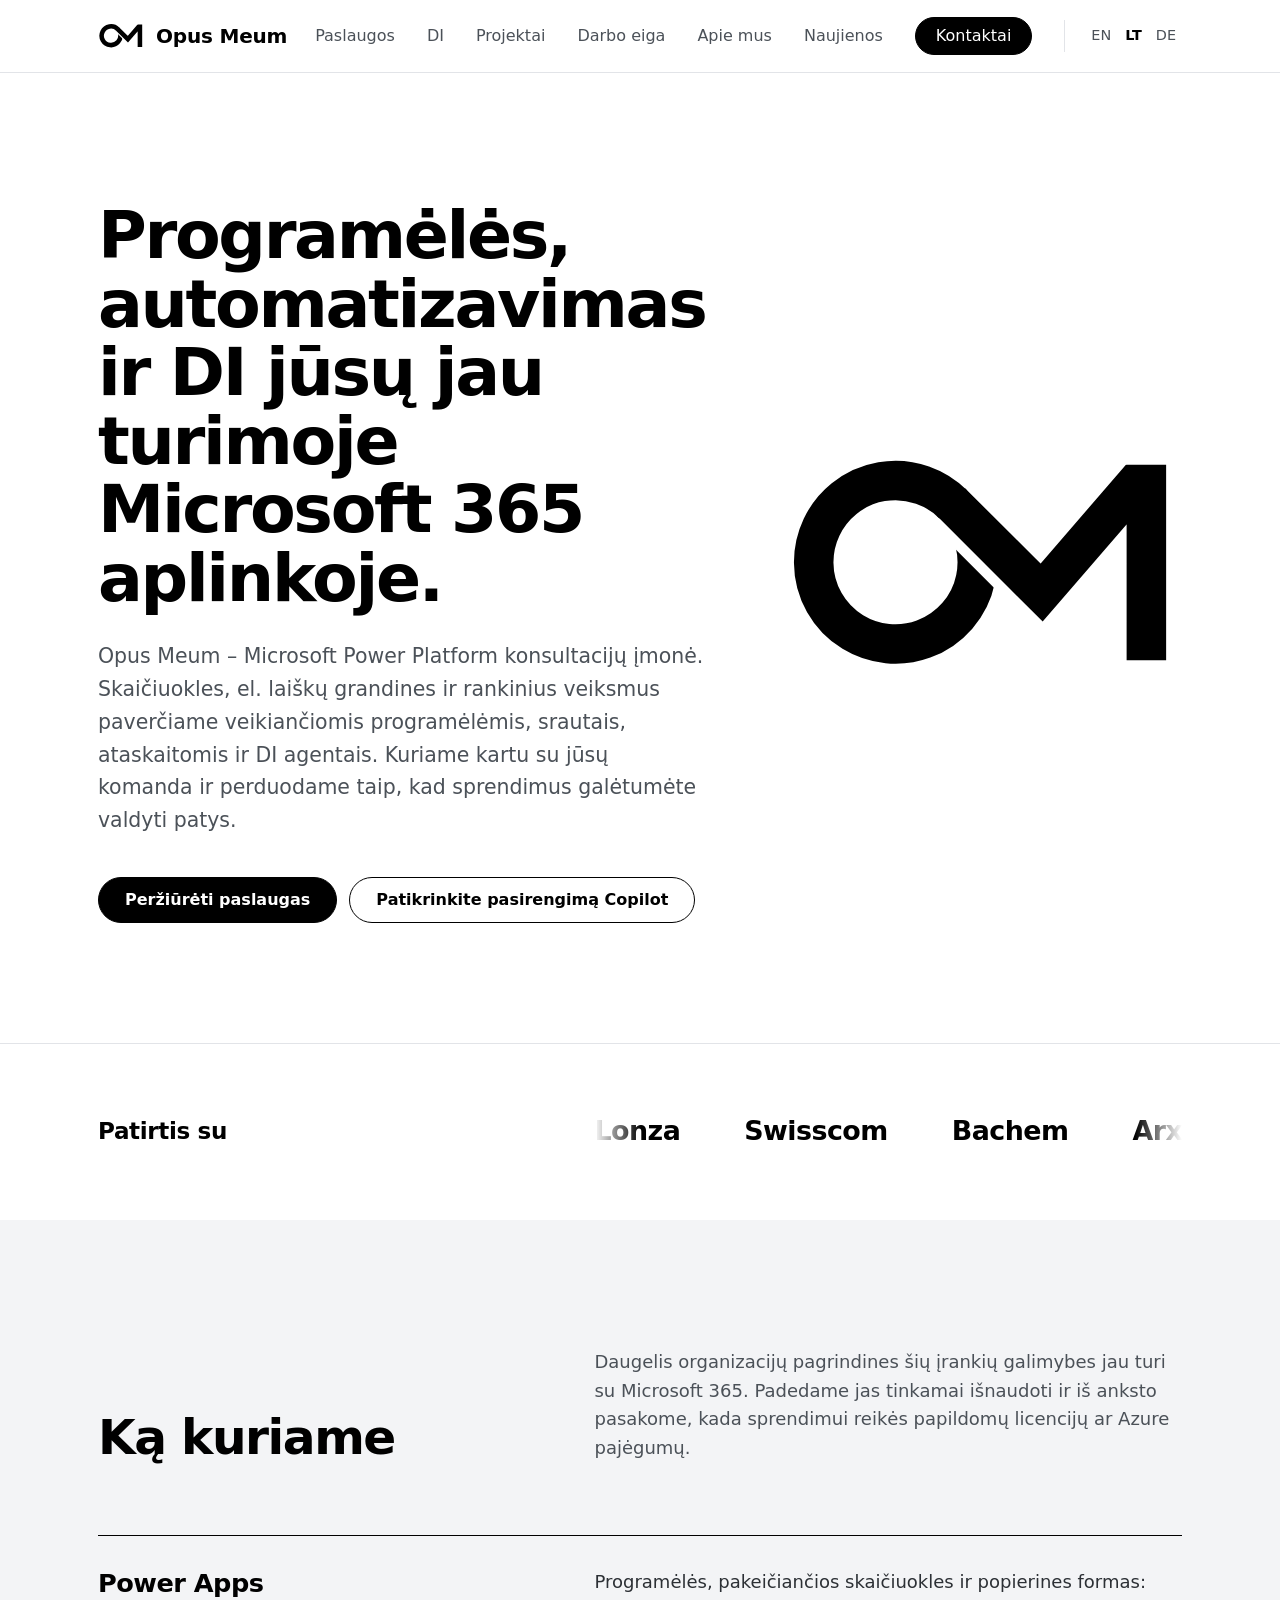
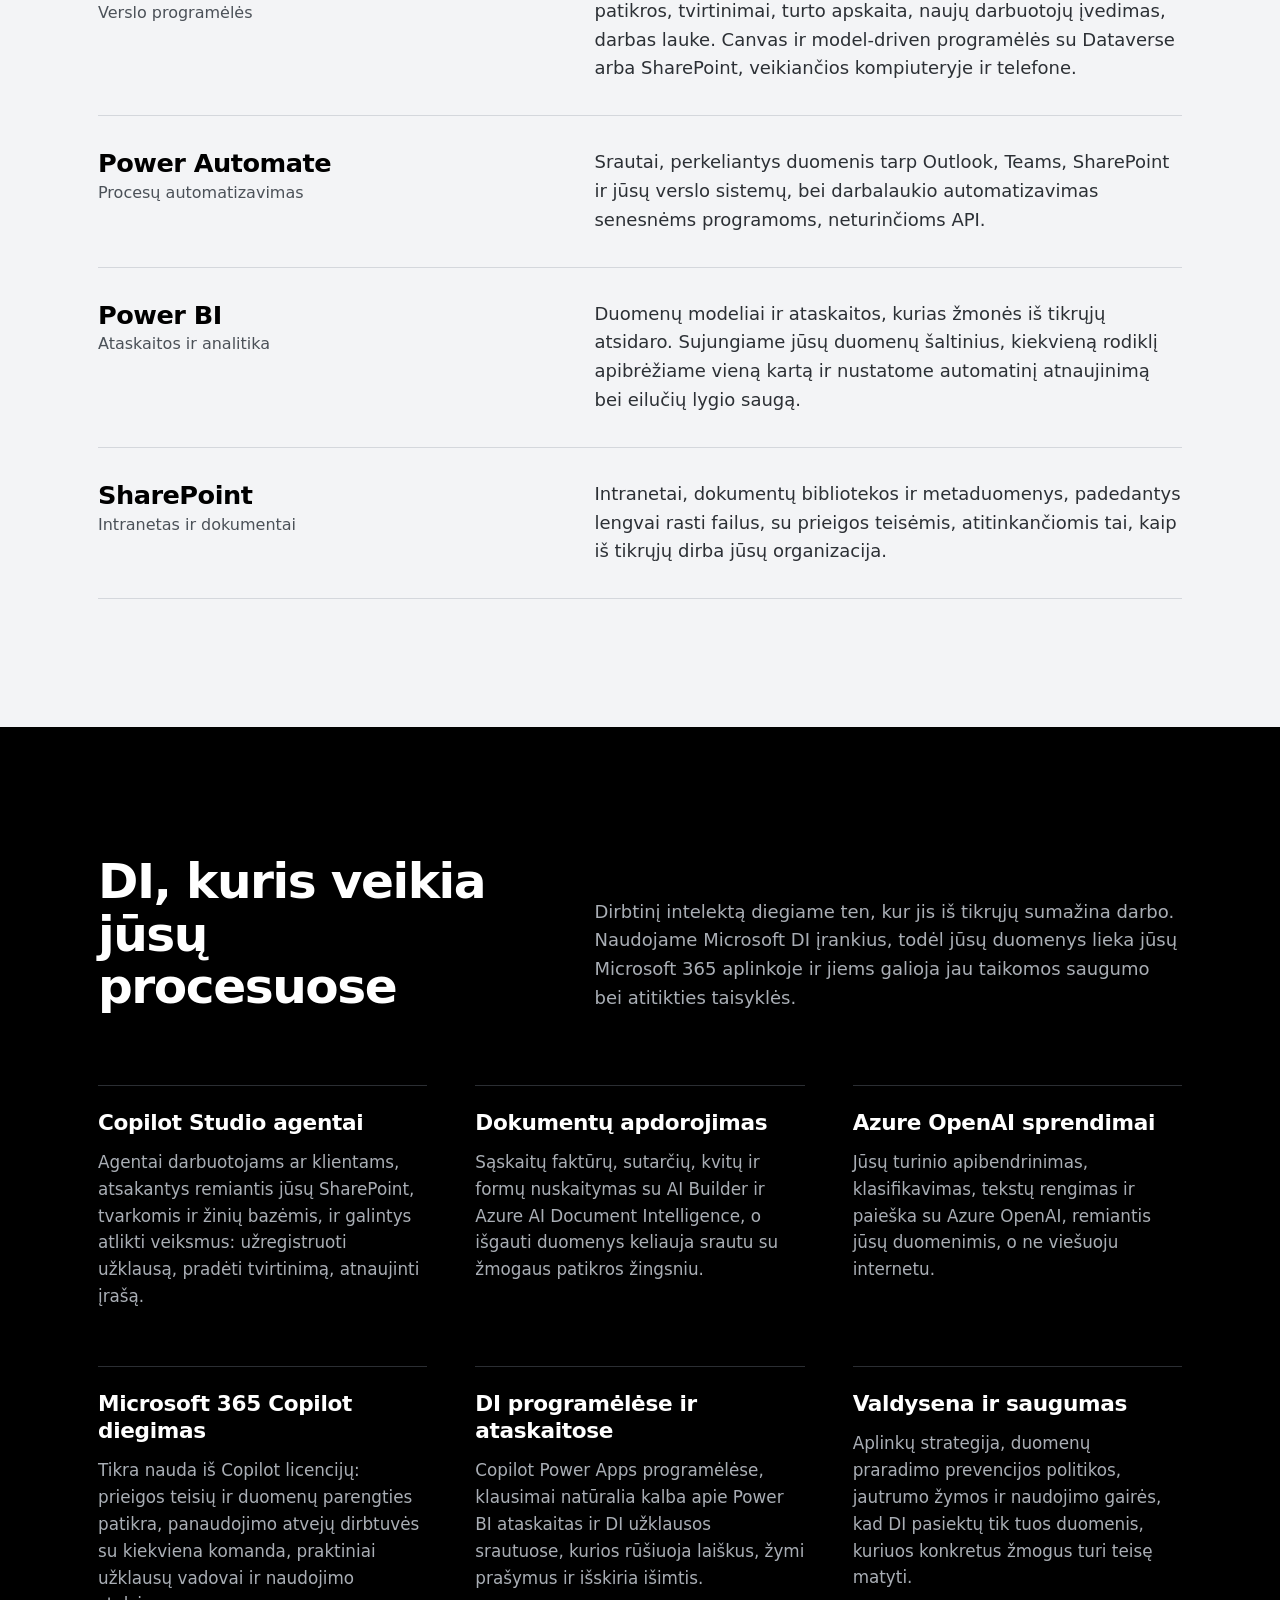
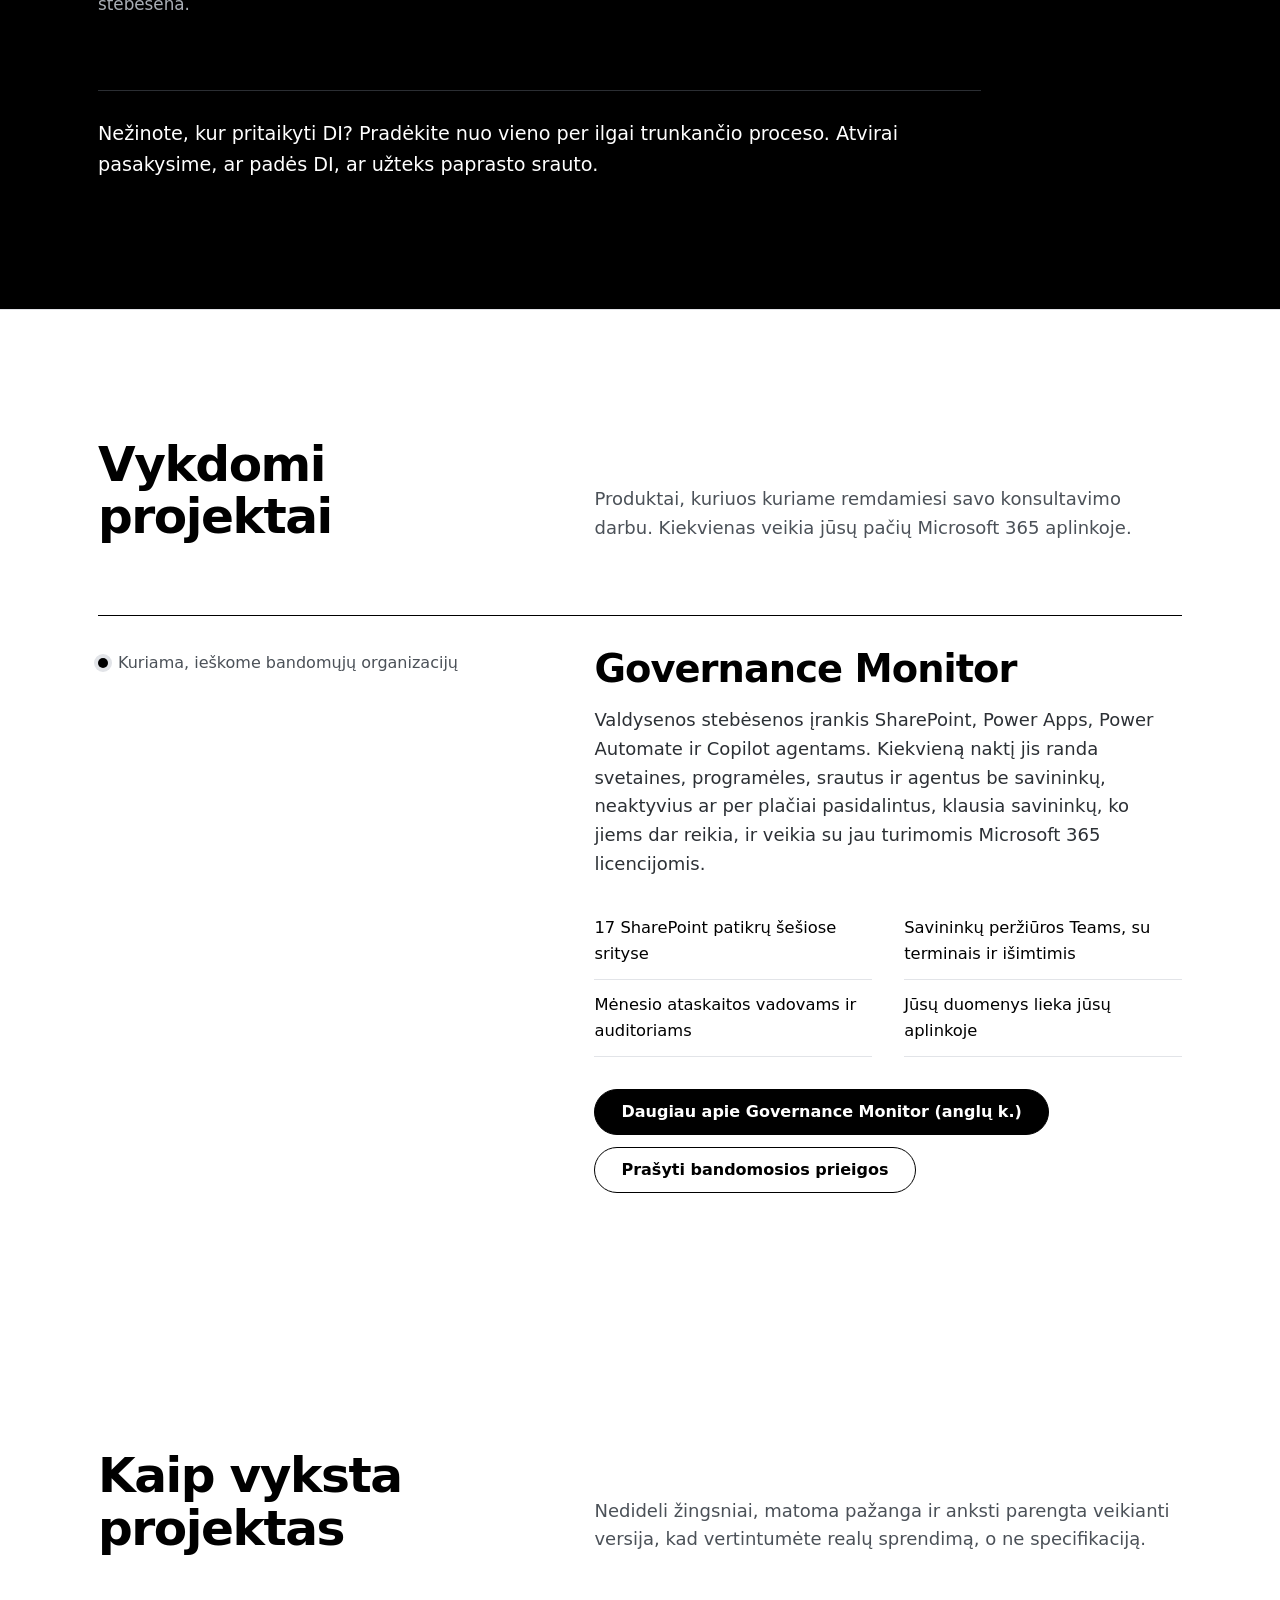
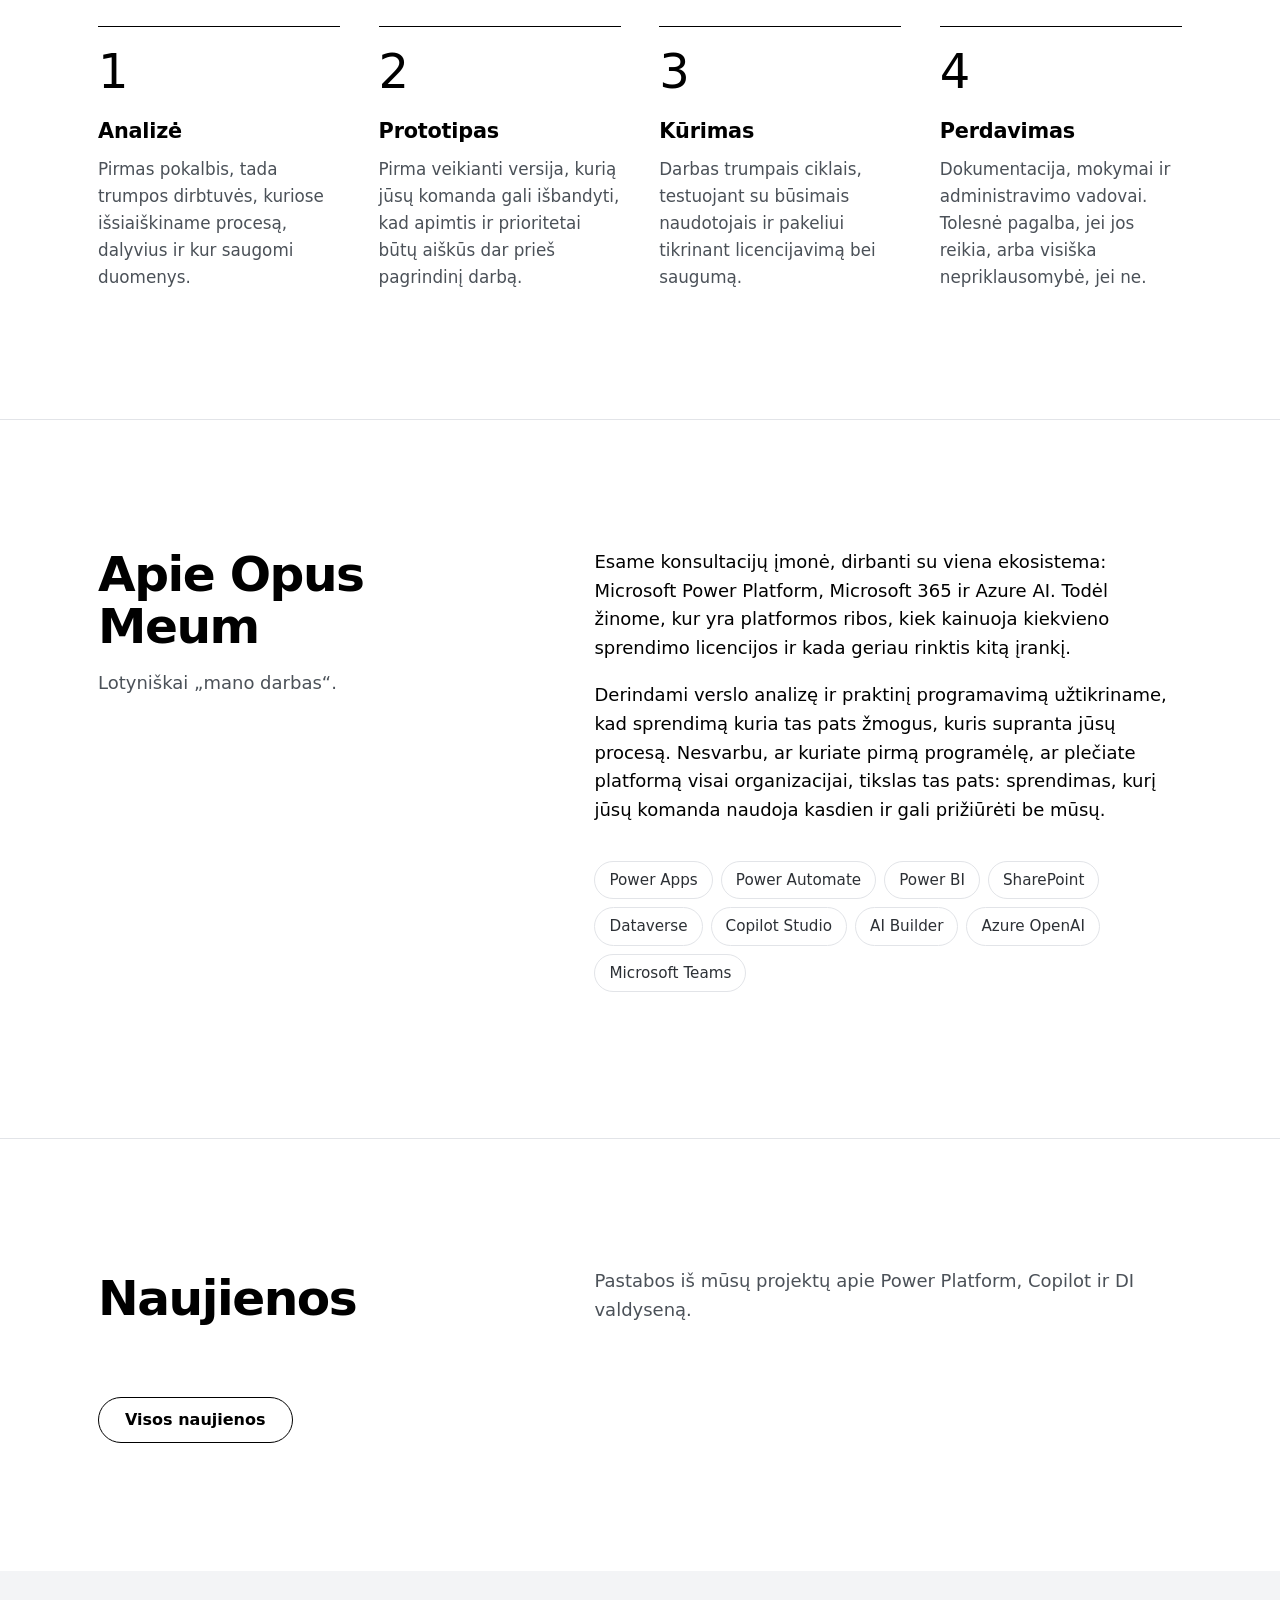
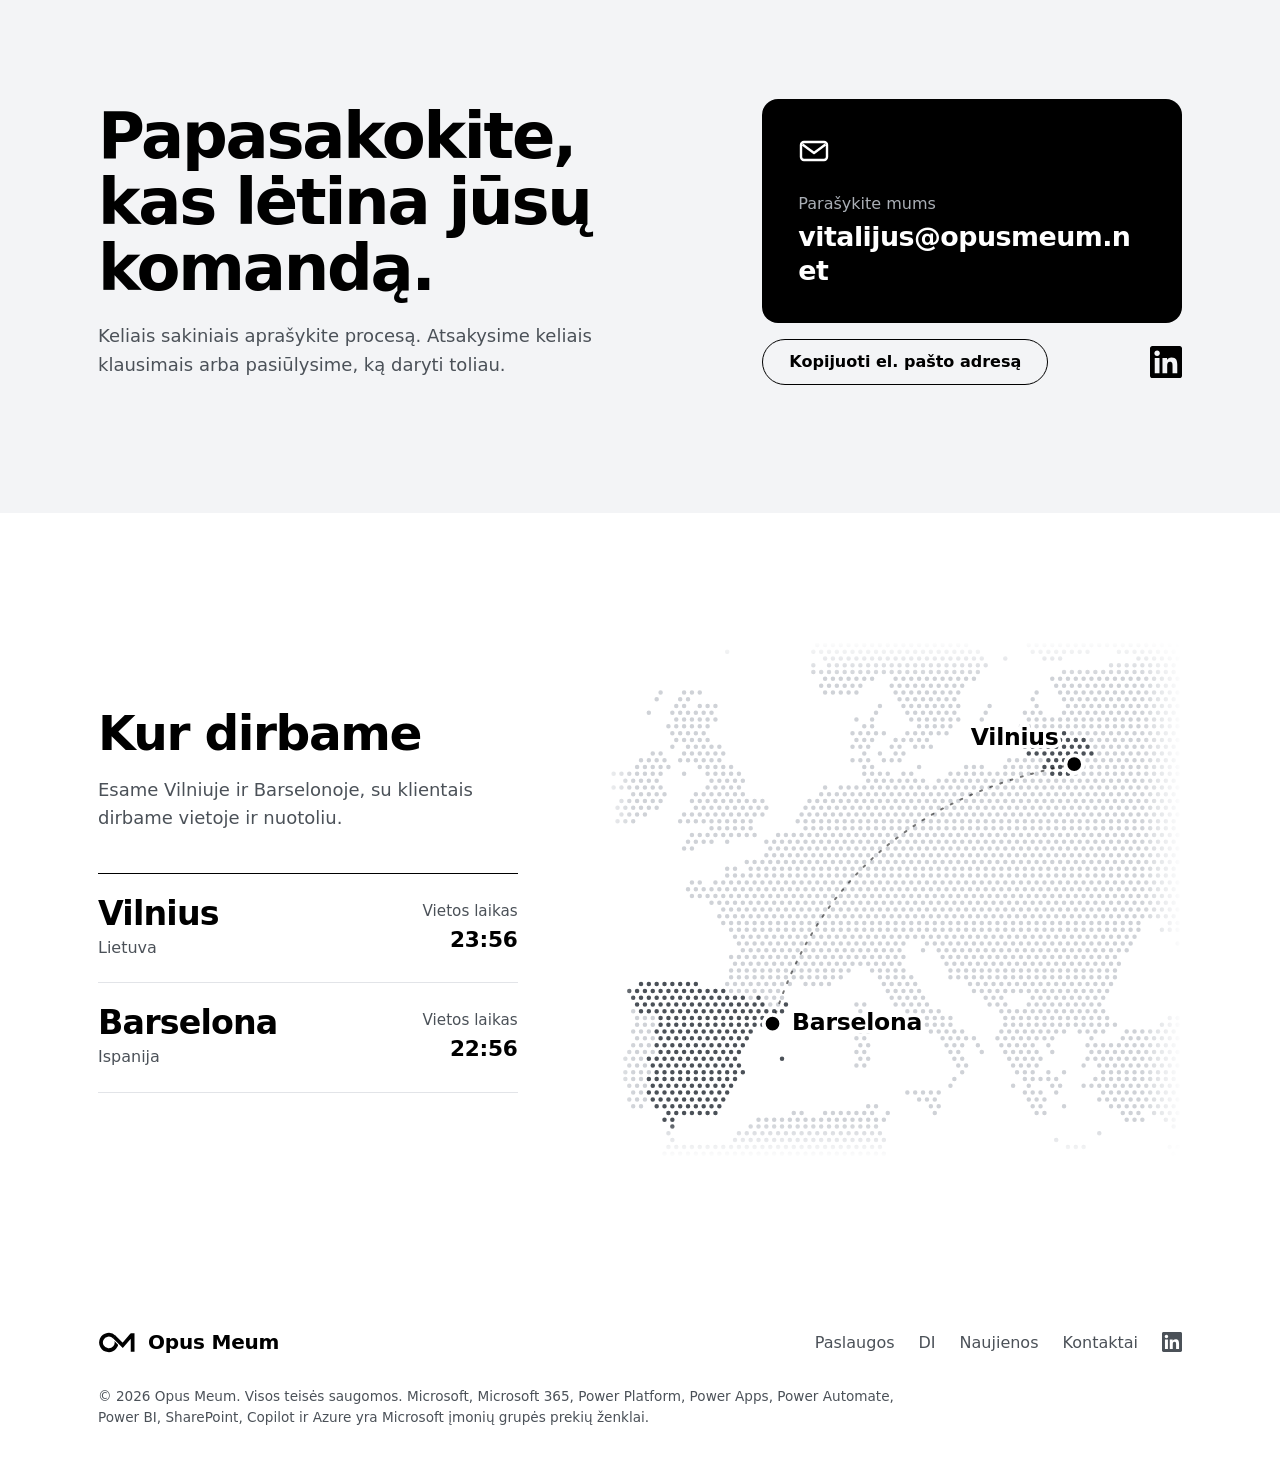
<file: lt/index.html>
<!DOCTYPE html>
<html lang="lt">
<head>
  <meta charset="UTF-8">
  <meta name="viewport" content="width=device-width, initial-scale=1">
  <meta http-equiv="Content-Security-Policy" content="default-src 'none'; script-src 'self'; style-src 'self' https://fonts.googleapis.com; font-src https://fonts.gstatic.com; img-src 'self'; base-uri 'none'; form-action 'none'; upgrade-insecure-requests">
  <meta name="referrer" content="strict-origin-when-cross-origin">
  <title>Opus Meum | Power Platform ir DI konsultacijos</title>
  <meta name="description" content="Opus Meum kuria verslo programėles, automatizavimo sprendimus, ataskaitas ir DI agentus su Microsoft Power Platform, Microsoft 365 ir Azure AI.">
  <meta property="og:title" content="Opus Meum | Power Platform ir DI konsultacijos">
  <meta property="og:description" content="Programėlės, automatizavimas ir DI jūsų jau turimoje Microsoft 365 aplinkoje.">
  <meta property="og:type" content="website">
  <meta property="og:locale" content="lt_LT">
  <meta property="og:url" content="https://opusmeum.net/lt/">
  <meta name="theme-color" content="#ffffff">
  <link rel="canonical" href="https://opusmeum.net/lt/">
  <link rel="alternate" hreflang="en" href="https://opusmeum.net/">
  <link rel="alternate" hreflang="lt" href="https://opusmeum.net/lt/">
  <link rel="alternate" hreflang="de" href="https://opusmeum.net/de/">
  <link rel="alternate" hreflang="x-default" href="https://opusmeum.net/">
  <link rel="icon" href="/favicon.svg" type="image/svg+xml">
  <script type="application/ld+json">{"@context":"https://schema.org","@type":"Organization","name":"Opus Meum","url":"https://opusmeum.net/","logo":"https://opusmeum.net/logo.svg","email":"vitalijus@opusmeum.net","sameAs":["https://www.linkedin.com/company/opus-meum/"]}</script>
  <link rel="preconnect" href="https://fonts.googleapis.com">
  <link rel="preconnect" href="https://fonts.gstatic.com" crossorigin>
  <link href="https://fonts.googleapis.com/css2?family=Urbanist:wght@400;500;600;700&display=swap" rel="stylesheet">
  <link rel="stylesheet" href="/styles.css">
  <script src="/main.js" defer></script>
</head>
<body>
  <a class="skip" href="#main">Pereiti prie turinio</a>

  <header class="site-header">
    <div class="wrap">
      <a class="brand" href="#top" aria-label="Opus Meum pradžia">
        <svg class="mark" viewBox="530 180 870 480" aria-hidden="true">
          <defs>
            <mask id="cut-h" maskUnits="userSpaceOnUse" x="500" y="150" width="1000" height="600">
              <rect x="500" y="150" width="1000" height="600" fill="#fff"/>
              <polygon points="876,360 1500,360 1500,900 1416,900" fill="#000"/>
            </mask>
            <clipPath id="top-h"><rect x="500" y="208" width="1000" height="600"/></clipPath>
          </defs>
          <path mask="url(#cut-h)" d="M 949.7 376.9 A 178 178 0 1 1 902.9 294.1"/>
          <path clip-path="url(#top-h)" stroke-miterlimit="10" d="M 897.9 289.1 L 1095 486 L 1323 222 L 1323 633"/>
        </svg>
        <span class="brand-name">Opus Meum</span>
      </a>
      <nav class="nav" aria-label="Pagrindinis meniu">
        <a href="#services">Paslaugos</a>
        <a href="#ai">DI</a>
        <a href="#projects">Projektai</a>
        <a href="#approach">Darbo eiga</a>
        <a href="#about">Apie mus</a>
        <a href="#news">Naujienos</a>
        <a class="btn btn-solid" href="#contact">Kontaktai</a>
        <div class="lang" aria-label="Kalba">
          <a href="/" hreflang="en" lang="en" title="English">EN</a>
          <a href="/lt/" hreflang="lt" lang="lt" aria-current="true" title="Lietuvių">LT</a>
          <a href="/de/" hreflang="de" lang="de" title="Deutsch">DE</a>
        </div>
      </nav>
    </div>
  </header>

  <main id="main">
    <section class="hero" id="top">
      <div class="wrap">
        <div>
          <h1>Programėlės, automatizavimas ir DI jūsų jau turimoje Microsoft&nbsp;365 aplinkoje.</h1>
          <p class="lede">Opus Meum – Microsoft Power Platform konsultacijų įmonė. Skaičiuokles, el. laiškų grandines ir rankinius veiksmus paverčiame veikiančiomis programėlėmis, srautais, ataskaitomis ir DI agentais. Kuriame kartu su jūsų komanda ir perduodame taip, kad sprendimus galėtumėte valdyti patys.</p>
          <div class="actions">
            <a class="btn btn-solid" href="#services">Peržiūrėti paslaugas</a>
            <a class="btn btn-line" href="https://vitmonko.github.io/opusmeum.ai/lt/copilot-readiness/">Patikrinkite pasirengimą Copilot</a>
          </div>
        </div>
        <div class="mark-wrap">
          <svg class="mark" viewBox="530 180 870 480" role="img" aria-label="Opus Meum logo">
            <defs>
              <mask id="cut-x" maskUnits="userSpaceOnUse" x="500" y="150" width="1000" height="600">
                <rect x="500" y="150" width="1000" height="600" fill="#fff"/>
                <polygon points="876,360 1500,360 1500,900 1416,900" fill="#000"/>
              </mask>
              <clipPath id="top-x"><rect x="500" y="208" width="1000" height="600"/></clipPath>
            </defs>
            <path class="o" pathLength="1" mask="url(#cut-x)" d="M 949.7 376.9 A 178 178 0 1 1 902.9 294.1"/>
            <path class="m" pathLength="1" clip-path="url(#top-x)" stroke-miterlimit="10" d="M 897.9 289.1 L 1095 486 L 1323 222 L 1323 633"/>
          </svg>
        </div>
      </div>
    </section>

    <section class="clients" id="clients" aria-labelledby="clients-title">
      <div class="wrap">
        <h2 id="clients-title">Patirtis su</h2>
        <div class="marquee">
          <ul class="client-track">
            <li><span class="client-name">Lonza</span></li>
            <li><span class="client-name">Swisscom</span></li>
            <li><span class="client-name">Bachem</span></li>
            <li><span class="client-name">Arxada</span></li>
            <li><span class="client-name">ERNI Consulting</span></li>
            <li><span class="client-name">Aryzta</span></li>
            <li><span class="client-name">Pharvaris</span></li>
            <li aria-hidden="true"><span class="client-name">Lonza</span></li>
            <li aria-hidden="true"><span class="client-name">Swisscom</span></li>
            <li aria-hidden="true"><span class="client-name">Bachem</span></li>
            <li aria-hidden="true"><span class="client-name">Arxada</span></li>
            <li aria-hidden="true"><span class="client-name">ERNI Consulting</span></li>
            <li aria-hidden="true"><span class="client-name">Aryzta</span></li>
            <li aria-hidden="true"><span class="client-name">Pharvaris</span></li>
          </ul>
          <ul class="client-track client-track-dup" aria-hidden="true">
            <li><span class="client-name">Lonza</span></li>
            <li><span class="client-name">Swisscom</span></li>
            <li><span class="client-name">Bachem</span></li>
            <li><span class="client-name">Arxada</span></li>
            <li><span class="client-name">ERNI Consulting</span></li>
            <li><span class="client-name">Aryzta</span></li>
            <li><span class="client-name">Pharvaris</span></li>
            <li><span class="client-name">Lonza</span></li>
            <li><span class="client-name">Swisscom</span></li>
            <li><span class="client-name">Bachem</span></li>
            <li><span class="client-name">Arxada</span></li>
            <li><span class="client-name">ERNI Consulting</span></li>
            <li><span class="client-name">Aryzta</span></li>
            <li><span class="client-name">Pharvaris</span></li>
          </ul>
        </div>
      </div>
    </section>

    <section class="services" id="services">
      <div class="wrap">
        <div class="section-head">
          <h2>Ką kuriame</h2>
          <p>Daugelis organizacijų pagrindines šių įrankių galimybes jau turi su Microsoft 365. Padedame jas tinkamai išnaudoti ir iš anksto pasakome, kada sprendimui reikės papildomų licencijų ar Azure pajėgumų.</p>
        </div>
        <ul class="service-list">
          <li>
            <h3>Power Apps<span>Verslo programėlės</span></h3>
            <p>Programėlės, pakeičiančios skaičiuokles ir popierines formas: patikros, tvirtinimai, turto apskaita, naujų darbuotojų įvedimas, darbas lauke. Canvas ir model-driven programėlės su Dataverse arba SharePoint, veikiančios kompiuteryje ir telefone.</p>
          </li>
          <li>
            <h3>Power Automate<span>Procesų automatizavimas</span></h3>
            <p>Srautai, perkeliantys duomenis tarp Outlook, Teams, SharePoint ir jūsų verslo sistemų, bei darbalaukio automatizavimas senesnėms programoms, neturinčioms API.</p>
          </li>
          <li>
            <h3>Power BI<span>Ataskaitos ir analitika</span></h3>
            <p>Duomenų modeliai ir ataskaitos, kurias žmonės iš tikrųjų atsidaro. Sujungiame jūsų duomenų šaltinius, kiekvieną rodiklį apibrėžiame vieną kartą ir nustatome automatinį atnaujinimą bei eilučių lygio saugą.</p>
          </li>
          <li>
            <h3>SharePoint<span>Intranetas ir dokumentai</span></h3>
            <p>Intranetai, dokumentų bibliotekos ir metaduomenys, padedantys lengvai rasti failus, su prieigos teisėmis, atitinkančiomis tai, kaip iš tikrųjų dirba jūsų organizacija.</p>
          </li>
        </ul>
      </div>
    </section>

    <section class="ai" id="ai">
      <div class="wrap">
        <div class="section-head">
          <h2>DI, kuris veikia jūsų procesuose</h2>
          <p>Dirbtinį intelektą diegiame ten, kur jis iš tikrųjų sumažina darbo. Naudojame Microsoft DI įrankius, todėl jūsų duomenys lieka jūsų Microsoft 365 aplinkoje ir jiems galioja jau taikomos saugumo bei atitikties taisyklės.</p>
        </div>
        <div class="ai-grid">
          <div class="ai-item">
            <h3>Copilot Studio agentai</h3>
            <p>Agentai darbuotojams ar klientams, atsakantys remiantis jūsų SharePoint, tvarkomis ir žinių bazėmis, ir galintys atlikti veiksmus: užregistruoti užklausą, pradėti tvirtinimą, atnaujinti įrašą.</p>
          </div>
          <div class="ai-item">
            <h3>Dokumentų apdorojimas</h3>
            <p>Sąskaitų faktūrų, sutarčių, kvitų ir formų nuskaitymas su AI Builder ir Azure AI Document Intelligence, o išgauti duomenys keliauja srautu su žmogaus patikros žingsniu.</p>
          </div>
          <div class="ai-item">
            <h3>Azure OpenAI sprendimai</h3>
            <p>Jūsų turinio apibendrinimas, klasifikavimas, tekstų rengimas ir paieška su Azure OpenAI, remiantis jūsų duomenimis, o ne viešuoju internetu.</p>
          </div>
          <div class="ai-item">
            <h3>Microsoft 365 Copilot diegimas</h3>
            <p>Tikra nauda iš Copilot licencijų: prieigos teisių ir duomenų parengties patikra, panaudojimo atvejų dirbtuvės su kiekviena komanda, praktiniai užklausų vadovai ir naudojimo stebėsena.</p>
          </div>
          <div class="ai-item">
            <h3>DI programėlėse ir ataskaitose</h3>
            <p>Copilot Power Apps programėlėse, klausimai natūralia kalba apie Power BI ataskaitas ir DI užklausos srautuose, kurios rūšiuoja laiškus, žymi prašymus ir išskiria išimtis.</p>
          </div>
          <div class="ai-item">
            <h3>Valdysena ir saugumas</h3>
            <p>Aplinkų strategija, duomenų praradimo prevencijos politikos, jautrumo žymos ir naudojimo gairės, kad DI pasiektų tik tuos duomenis, kuriuos konkretus žmogus turi teisę matyti.</p>
          </div>
        </div>
        <p class="ai-note">Nežinote, kur pritaikyti DI? Pradėkite nuo vieno per ilgai trunkančio proceso. Atvirai pasakysime, ar padės DI, ar užteks paprasto srauto.</p>
      </div>
    </section>

    <section class="projects" id="projects">
      <div class="wrap">
        <div class="section-head">
          <h2>Vykdomi projektai</h2>
          <p>Produktai, kuriuos kuriame remdamiesi savo konsultavimo darbu. Kiekvienas veikia jūsų pačių Microsoft 365 aplinkoje.</p>
        </div>
        <article class="project">
          <div class="project-meta">
            <p class="project-status"><span class="project-dot" aria-hidden="true"></span>Kuriama, ieškome bandomųjų organizacijų</p>
          </div>
          <div class="project-body">
            <h3>Governance Monitor</h3>
            <p>Valdysenos stebėsenos įrankis SharePoint, Power Apps, Power Automate ir Copilot agentams. Kiekvieną naktį jis randa svetaines, programėles, srautus ir agentus be savininkų, neaktyvius ar per plačiai pasidalintus, klausia savininkų, ko jiems dar reikia, ir veikia su jau turimomis Microsoft 365 licencijomis.</p>
            <ul class="project-facts">
              <li>17 SharePoint patikrų šešiose srityse</li>
              <li>Savininkų peržiūros Teams, su terminais ir išimtimis</li>
              <li>Mėnesio ataskaitos vadovams ir auditoriams</li>
              <li>Jūsų duomenys lieka jūsų aplinkoje</li>
            </ul>
            <div class="project-actions">
              <a class="btn btn-solid" href="/projects/governance-monitor/">Daugiau apie Governance Monitor (anglų k.)</a>
              <a class="btn btn-line" href="mailto:vitalijus@opusmeum.net?subject=Governance%20Monitor%20pilot">Prašyti bandomosios prieigos</a>
            </div>
          </div>
        </article>
      </div>
    </section>

    <section class="approach" id="approach">
      <div class="wrap">
        <div class="section-head">
          <h2>Kaip vyksta projektas</h2>
          <p>Nedideli žingsniai, matoma pažanga ir anksti parengta veikianti versija, kad vertintumėte realų sprendimą, o ne specifikaciją.</p>
        </div>
        <ol class="steps">
          <li>
            <h3>Analizė</h3>
            <p>Pirmas pokalbis, tada trumpos dirbtuvės, kuriose išsiaiškiname procesą, dalyvius ir kur saugomi duomenys.</p>
          </li>
          <li>
            <h3>Prototipas</h3>
            <p>Pirma veikianti versija, kurią jūsų komanda gali išbandyti, kad apimtis ir prioritetai būtų aiškūs dar prieš pagrindinį darbą.</p>
          </li>
          <li>
            <h3>Kūrimas</h3>
            <p>Darbas trumpais ciklais, testuojant su būsimais naudotojais ir pakeliui tikrinant licencijavimą bei saugumą.</p>
          </li>
          <li>
            <h3>Perdavimas</h3>
            <p>Dokumentacija, mokymai ir administravimo vadovai. Tolesnė pagalba, jei jos reikia, arba visiška nepriklausomybė, jei ne.</p>
          </li>
        </ol>
      </div>
    </section>

    <section class="about" id="about">
      <div class="wrap about-body">
        <div>
          <h2>Apie Opus Meum</h2>
          <p class="name">Lotyniškai &bdquo;mano darbas&ldquo;.</p>
        </div>
        <div class="text">
          <p>Esame konsultacijų įmonė, dirbanti su viena ekosistema: Microsoft Power Platform, Microsoft 365 ir Azure AI. Todėl žinome, kur yra platformos ribos, kiek kainuoja kiekvieno sprendimo licencijos ir kada geriau rinktis kitą įrankį.</p>
          <p>Derindami verslo analizę ir praktinį programavimą užtikriname, kad sprendimą kuria tas pats žmogus, kuris supranta jūsų procesą. Nesvarbu, ar kuriate pirmą programėlę, ar plečiate platformą visai organizacijai, tikslas tas pats: sprendimas, kurį jūsų komanda naudoja kasdien ir gali prižiūrėti be mūsų.</p>
          <ul class="stack" aria-label="Technologijos, su kuriomis dirbame">
            <li>Power Apps</li><li>Power Automate</li><li>Power BI</li><li>SharePoint</li><li>Dataverse</li><li>Copilot Studio</li><li>AI Builder</li><li>Azure OpenAI</li><li>Microsoft Teams</li>
          </ul>
        </div>
      </div>
    </section>

    <!-- news:section:start -->
    <section class="news" id="news">
      <div class="wrap">
        <div class="section-head">
          <h2>Naujienos</h2>
          <p>Pastabos iš mūsų projektų apie Power Platform, Copilot ir DI valdyseną.</p>
        </div>
        <!-- news:latest -->
        <p class="news-more"><a class="btn btn-line" href="/lt/news/">Visos naujienos</a></p>
      </div>
    </section>
    <!-- news:section:end -->

    <section class="contact" id="contact">
      <div class="wrap">
        <div>
          <h2>Papasakokite, kas lėtina jūsų komandą.</h2>
          <p>Keliais sakiniais aprašykite procesą. Atsakysime keliais klausimais arba pasiūlysime, ką daryti toliau.</p>
        </div>
        <div class="contact-card">
          <a class="email-card" href="mailto:vitalijus@opusmeum.net?subject=Konsultacijos%20u%C5%BEklausa">
            <svg class="email-icon" viewBox="0 0 32 32" width="32" height="32" aria-hidden="true" focusable="false"><rect x="3" y="7" width="26" height="18" rx="3" fill="none" stroke="currentColor" stroke-width="2.4"/><path d="M4.5 9.5 16 18l11.5-8.5" fill="none" stroke="currentColor" stroke-width="2.4" stroke-linejoin="round"/></svg>
            <span class="email-label">Parašykite mums</span>
            <span class="email-address">vitalijus@opusmeum.net</span>
          </a>
          <div class="contact-extra">
            <button class="btn btn-line copy-email" type="button" data-email="vitalijus@opusmeum.net" data-done="El. pašto adresas nukopijuotas" aria-live="polite">Kopijuoti el. pašto adresą</button>
            <a class="social" href="https://www.linkedin.com/company/opus-meum/" target="_blank" rel="noopener" aria-label="LinkedIn" title="LinkedIn"><svg viewBox="0 0 24 24" width="24" height="24" aria-hidden="true" focusable="false"><path fill="currentColor" d="M20.447 20.452h-3.554v-5.569c0-1.328-.027-3.037-1.852-3.037-1.853 0-2.136 1.445-2.136 2.939v5.667H9.351V9h3.414v1.561h.046c.477-.9 1.637-1.85 3.37-1.85 3.601 0 4.267 2.37 4.267 5.455v6.286zM5.337 7.433c-1.144 0-2.063-.926-2.063-2.065 0-1.138.92-2.063 2.063-2.063 1.14 0 2.064.925 2.064 2.063 0 1.139-.925 2.065-2.064 2.065zm1.782 13.019H3.555V9h3.564v11.452zM22.225 0H1.771C.792 0 0 .774 0 1.729v20.542C0 23.227.792 24 1.771 24h20.451C23.2 24 24 23.227 24 22.271V1.729C24 .774 23.2 0 22.222 0h.003z"/></svg></a>
          </div>
        </div>
      </div>
    </section>
    <section class="locations" id="locations" aria-labelledby="locations-title">
      <div class="wrap">
        <div class="loc-text">
          <h2 id="locations-title">Kur dirbame</h2>
          <p>Esame Vilniuje ir Barselonoje, su klientais dirbame vietoje ir nuotoliu.</p>
          <ul class="loc-list">
            <li class="loc">
              <span class="loc-city">Vilnius</span>
              <span class="loc-country">Lietuva</span>
              <span class="loc-time" data-tz="Europe/Vilnius" data-label="Vietos laikas"></span>
            </li>
            <li class="loc">
              <span class="loc-city">Barselona</span>
              <span class="loc-country">Ispanija</span>
              <span class="loc-time" data-tz="Europe/Madrid" data-label="Vietos laikas"></span>
            </li>
          </ul>
        </div>
        <figure class="loc-map">
          <svg viewBox="0 0 600 528" role="img" aria-label="Europos žemėlapis su pažymėtais Vilniumi ir Barselona">
            <image href="/images/europe-dots.svg" width="600" height="528"/>
            <path class="loc-route" d="M182.3 390.8 Q 250 170 490.4 125.8"/>
            <g class="loc-pin">
              <circle class="loc-pulse" cx="490.4" cy="125.8" r="9"/>
              <circle class="loc-dot" cx="490.4" cy="125.8" r="9"/>
              <text class="loc-label" x="474.4" y="105.8" text-anchor="end">Vilnius</text>
            </g>
            <g class="loc-pin">
              <circle class="loc-pulse loc-pulse-late" cx="182.3" cy="390.8" r="9"/>
              <circle class="loc-dot" cx="182.3" cy="390.8" r="9"/>
              <text class="loc-label" x="202.3" y="396.8">Barselona</text>
            </g>
          </svg>
        </figure>
      </div>
    </section>
  </main>

  <footer class="site-footer">
    <div class="wrap">
      <div class="top">
        <a class="brand" href="#top" aria-label="Opus Meum pradžia">
          <svg class="mark" viewBox="530 180 870 480" aria-hidden="true">
            <defs>
              <mask id="cut-f" maskUnits="userSpaceOnUse" x="500" y="150" width="1000" height="600">
                <rect x="500" y="150" width="1000" height="600" fill="#fff"/>
                <polygon points="876,360 1500,360 1500,900 1416,900" fill="#000"/>
              </mask>
              <clipPath id="top-f"><rect x="500" y="208" width="1000" height="600"/></clipPath>
            </defs>
            <path mask="url(#cut-f)" d="M 949.7 376.9 A 178 178 0 1 1 902.9 294.1"/>
            <path clip-path="url(#top-f)" stroke-miterlimit="10" d="M 897.9 289.1 L 1095 486 L 1323 222 L 1323 633"/>
          </svg>
          Opus Meum
        </a>
        <nav class="foot-links" aria-label="Poraštė">
          <a href="#services">Paslaugos</a>
          <a href="#ai">DI</a>
          <a href="#news">Naujienos</a>
          <a href="#contact">Kontaktai</a>
          <a class="foot-icon" href="https://www.linkedin.com/company/opus-meum/" target="_blank" rel="noopener" aria-label="LinkedIn" title="LinkedIn"><svg viewBox="0 0 24 24" width="24" height="24" aria-hidden="true" focusable="false"><path fill="currentColor" d="M20.447 20.452h-3.554v-5.569c0-1.328-.027-3.037-1.852-3.037-1.853 0-2.136 1.445-2.136 2.939v5.667H9.351V9h3.414v1.561h.046c.477-.9 1.637-1.85 3.37-1.85 3.601 0 4.267 2.37 4.267 5.455v6.286zM5.337 7.433c-1.144 0-2.063-.926-2.063-2.065 0-1.138.92-2.063 2.063-2.063 1.14 0 2.064.925 2.064 2.063 0 1.139-.925 2.065-2.064 2.065zm1.782 13.019H3.555V9h3.564v11.452zM22.225 0H1.771C.792 0 0 .774 0 1.729v20.542C0 23.227.792 24 1.771 24h20.451C23.2 24 24 23.227 24 22.271V1.729C24 .774 23.2 0 22.222 0h.003z"/></svg></a>
        </nav>
      </div>
      <small>&copy; <span id="year">2026</span> Opus Meum. Visos teisės saugomos. Microsoft, Microsoft 365, Power Platform, Power Apps, Power Automate, Power BI, SharePoint, Copilot ir Azure yra Microsoft įmonių grupės prekių ženklai.</small>
    </div>
  </footer>

</body>
</html>
</file>
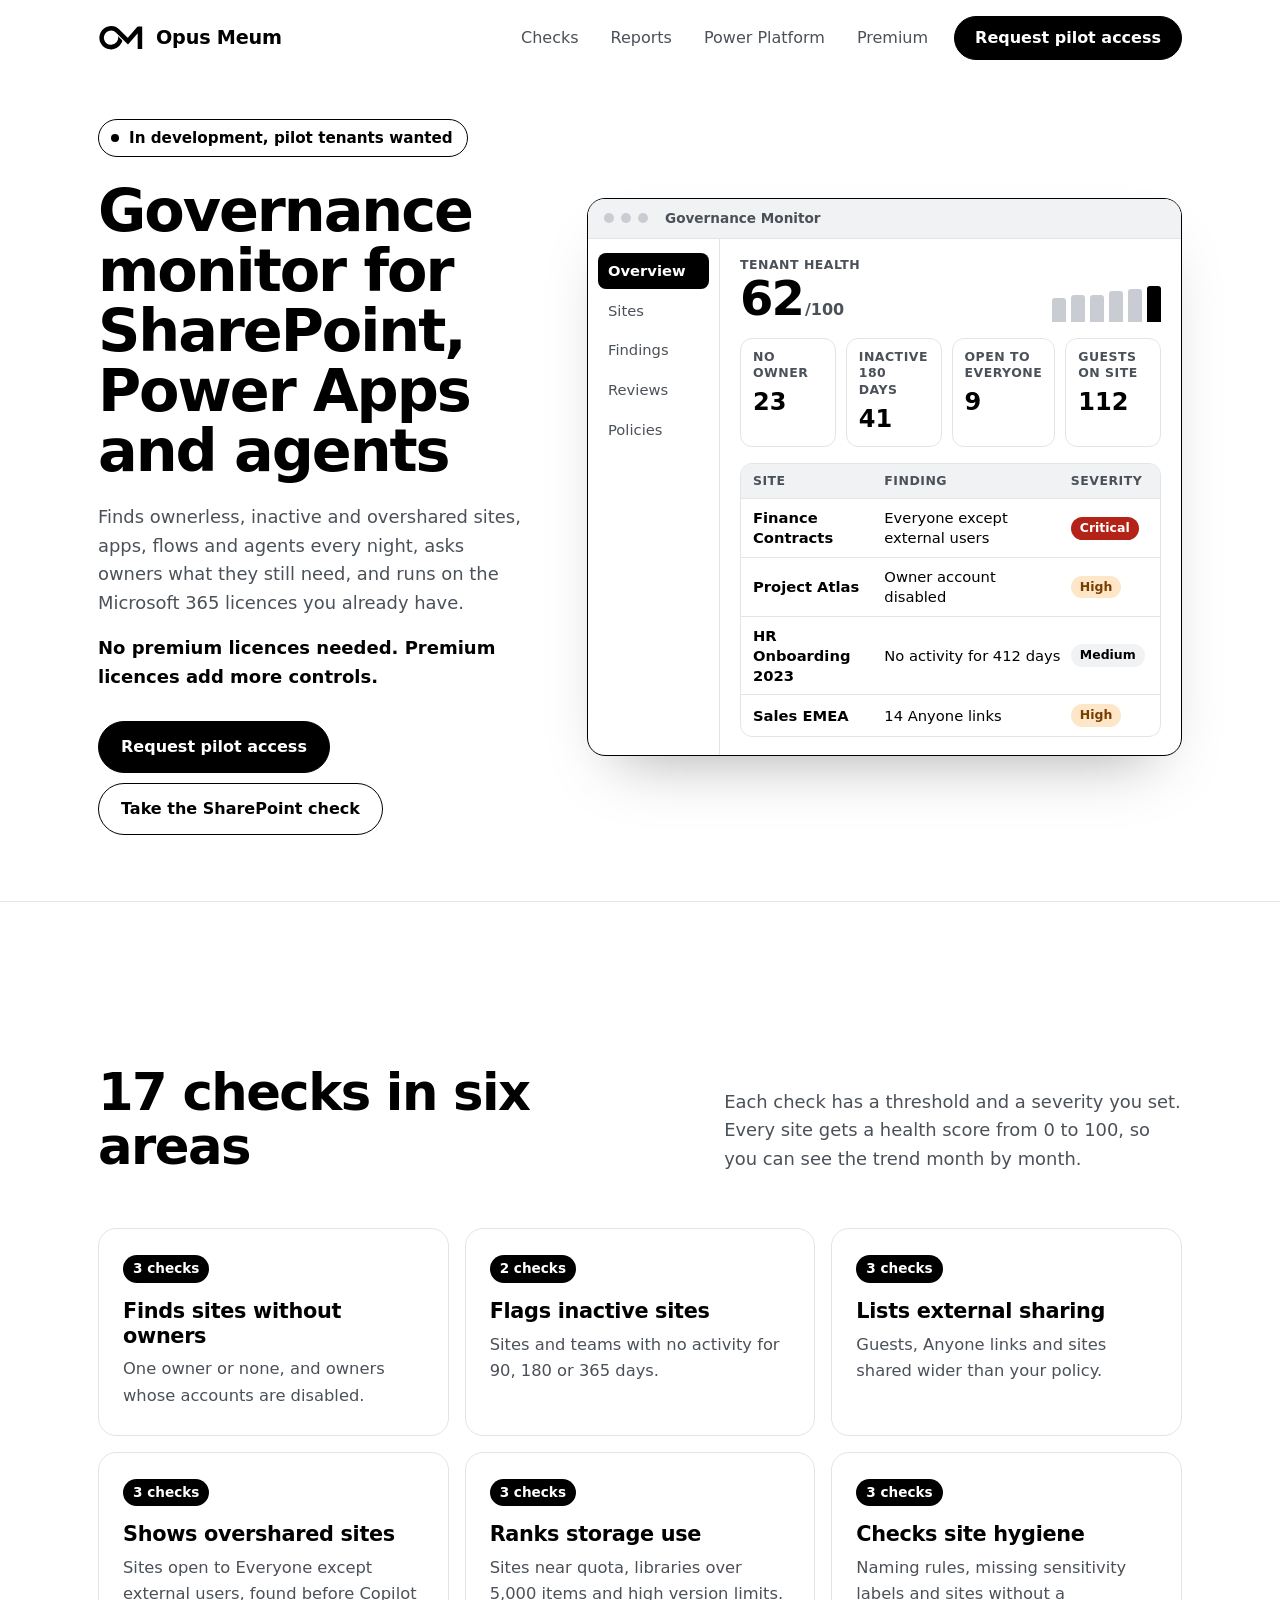
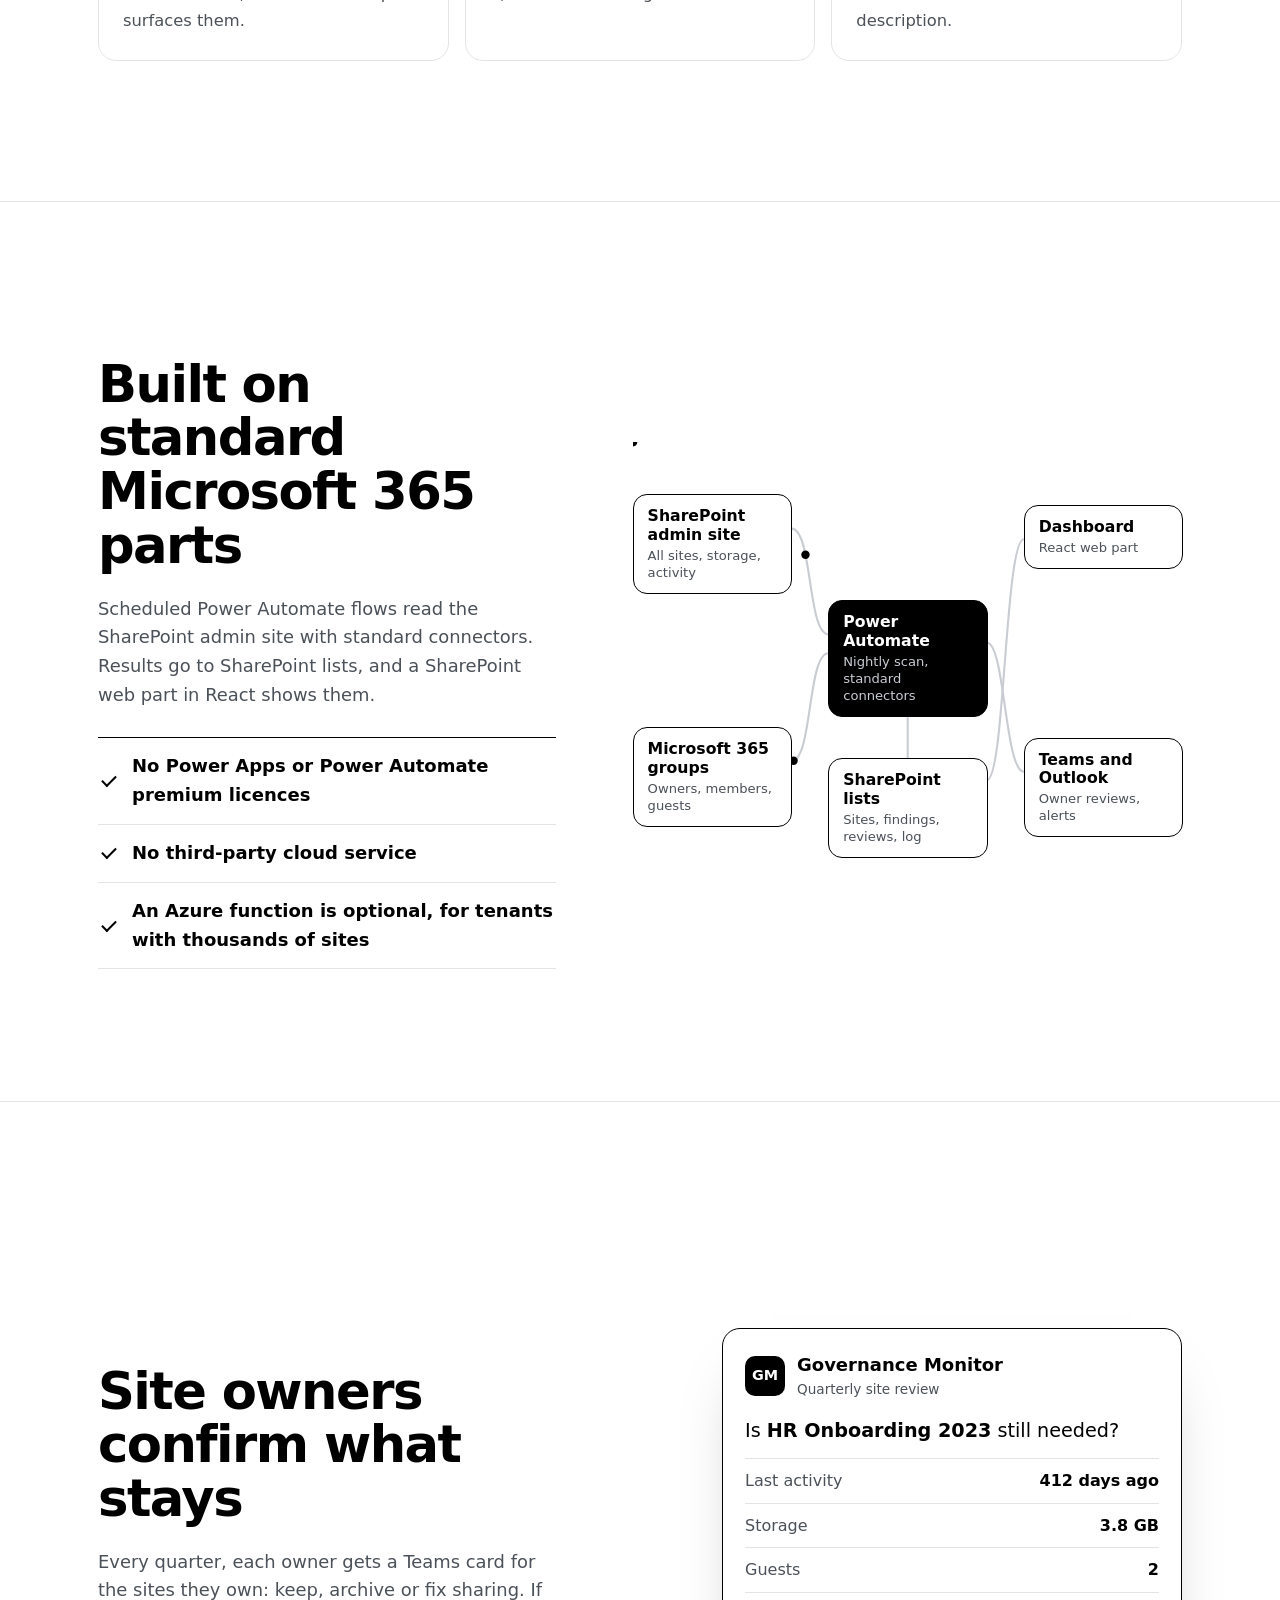
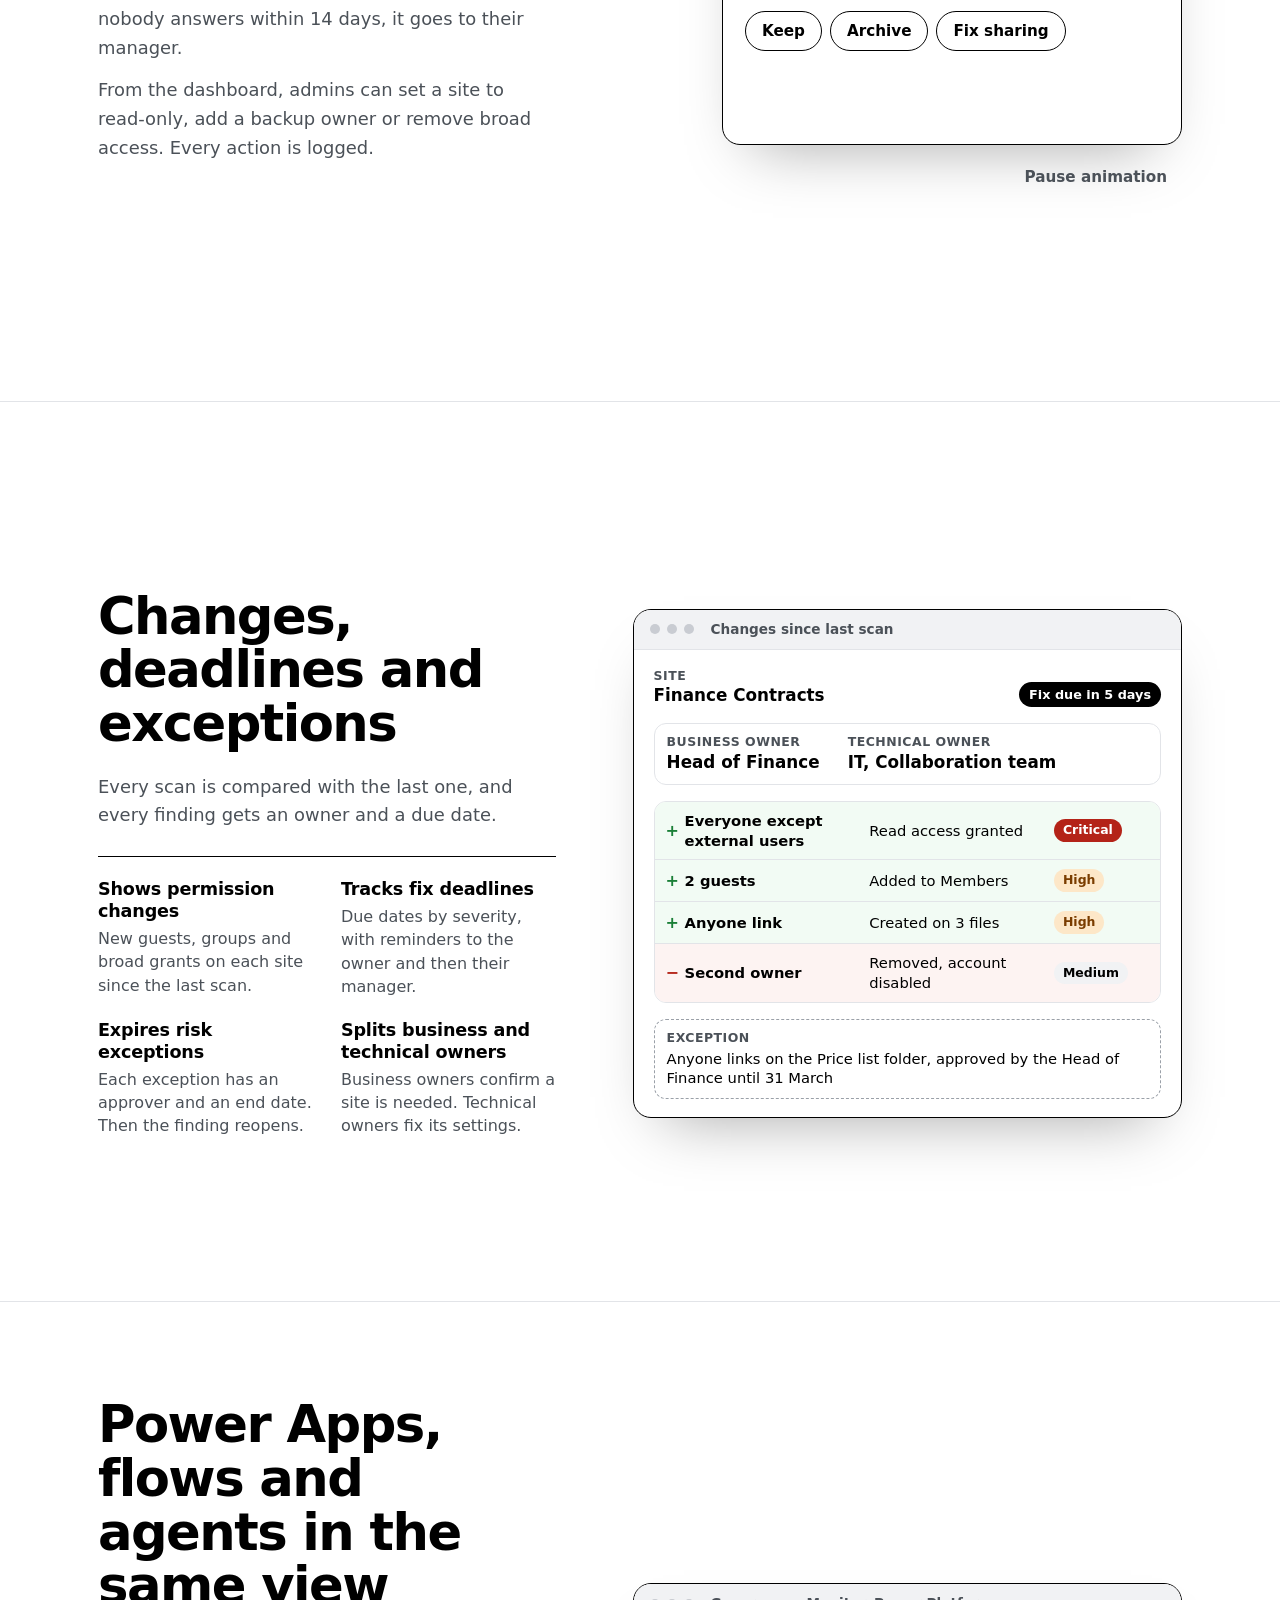
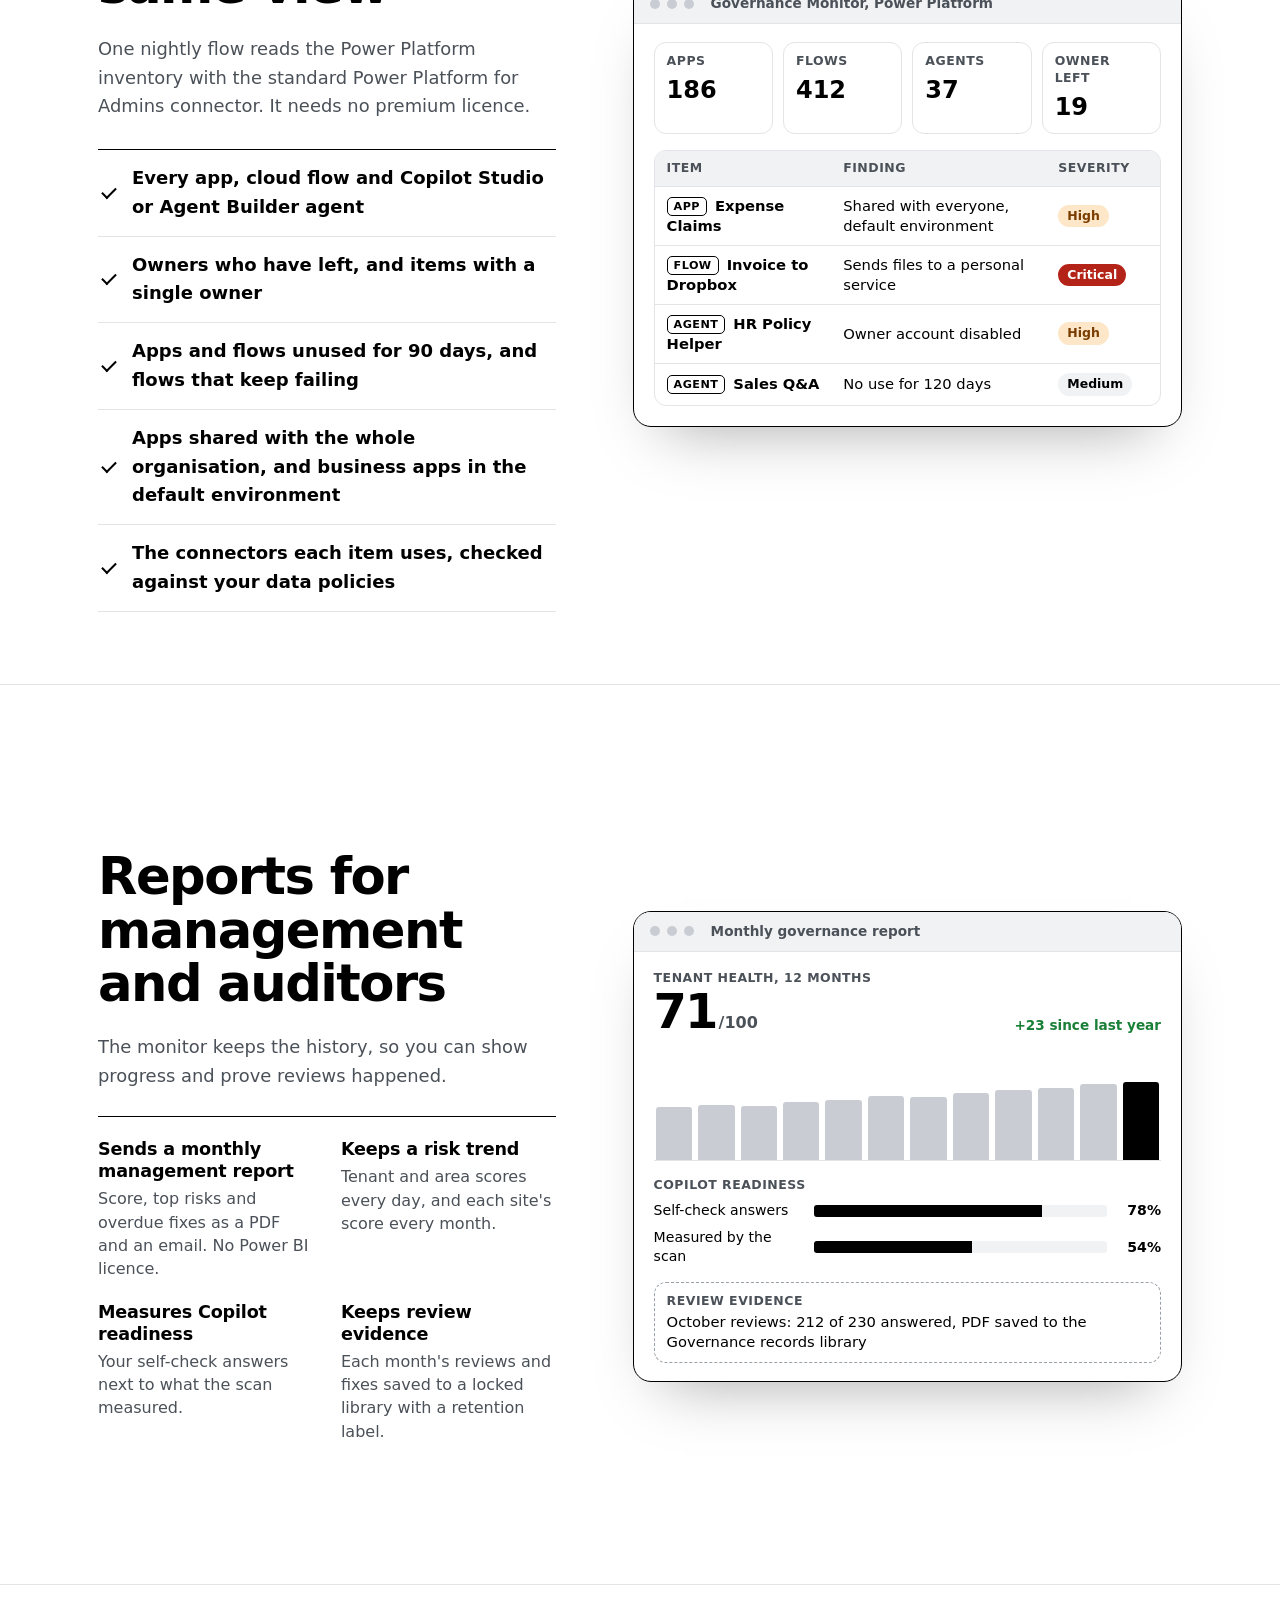
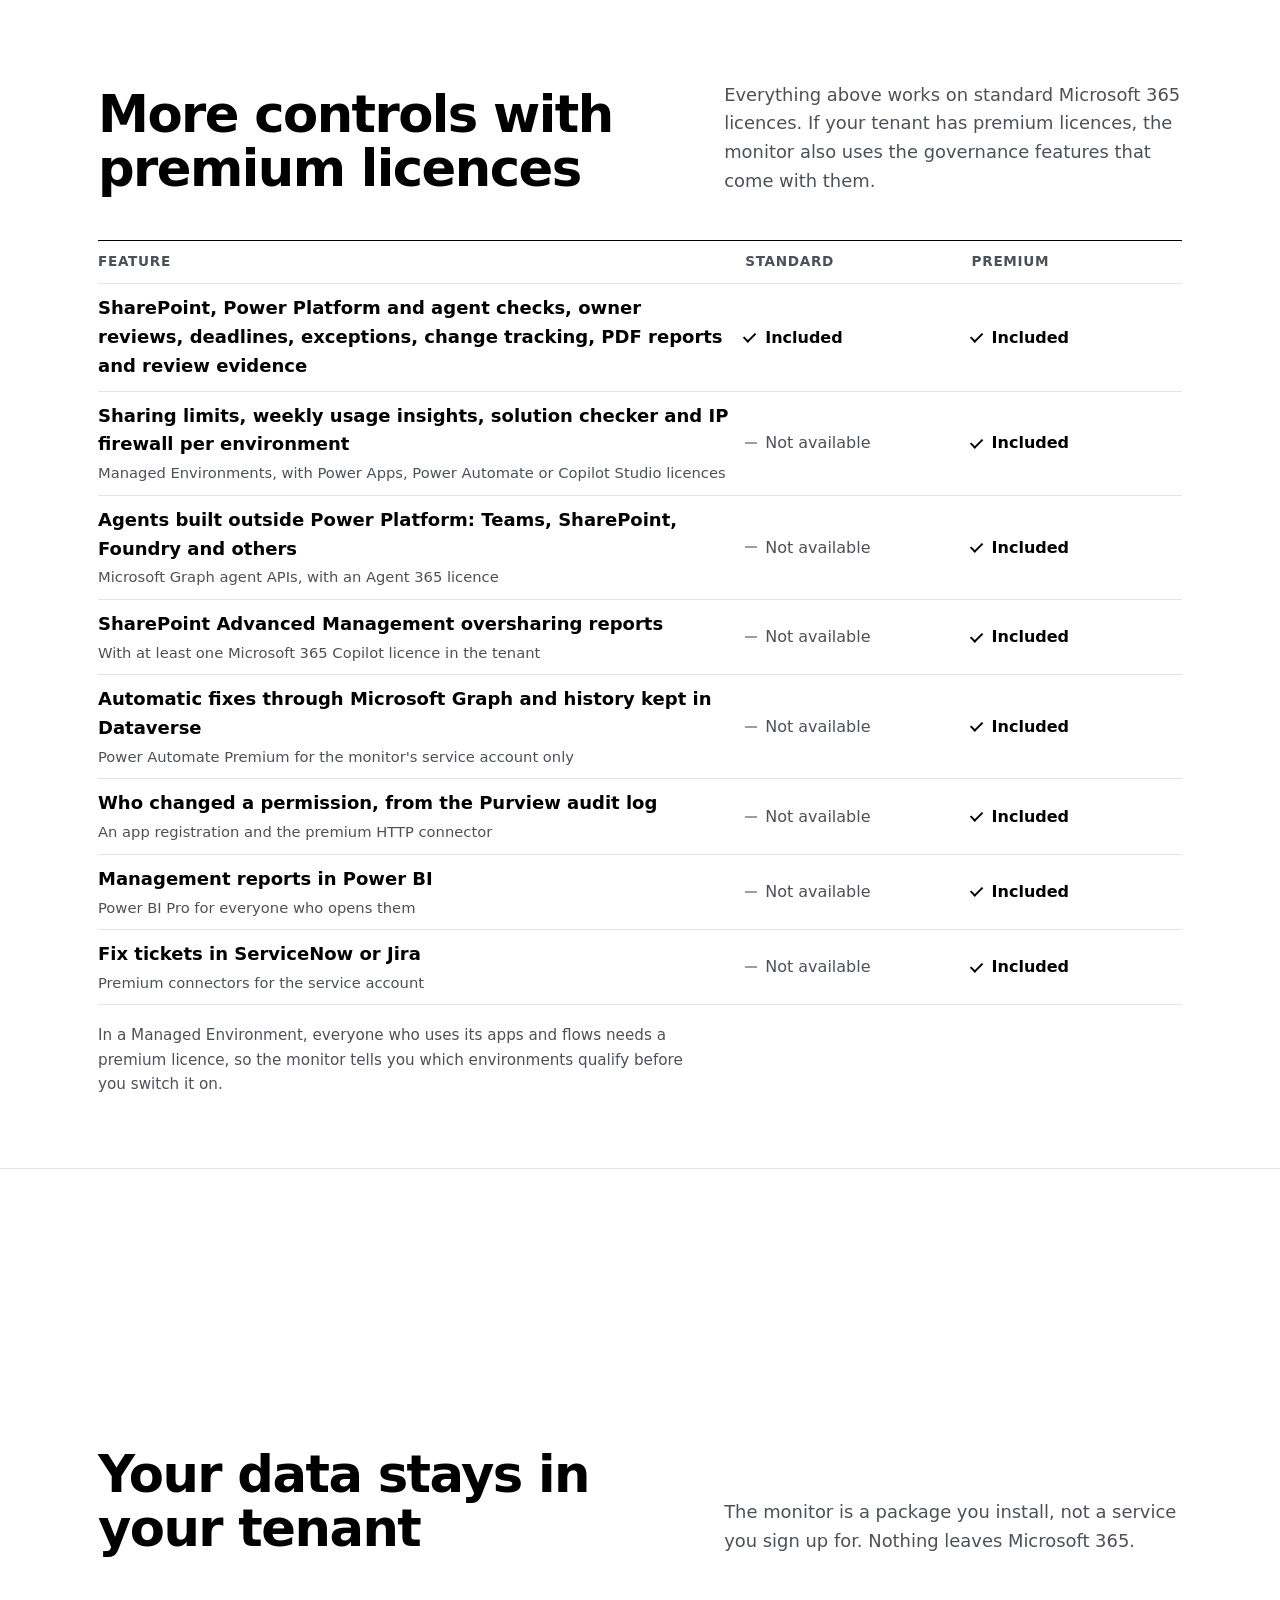
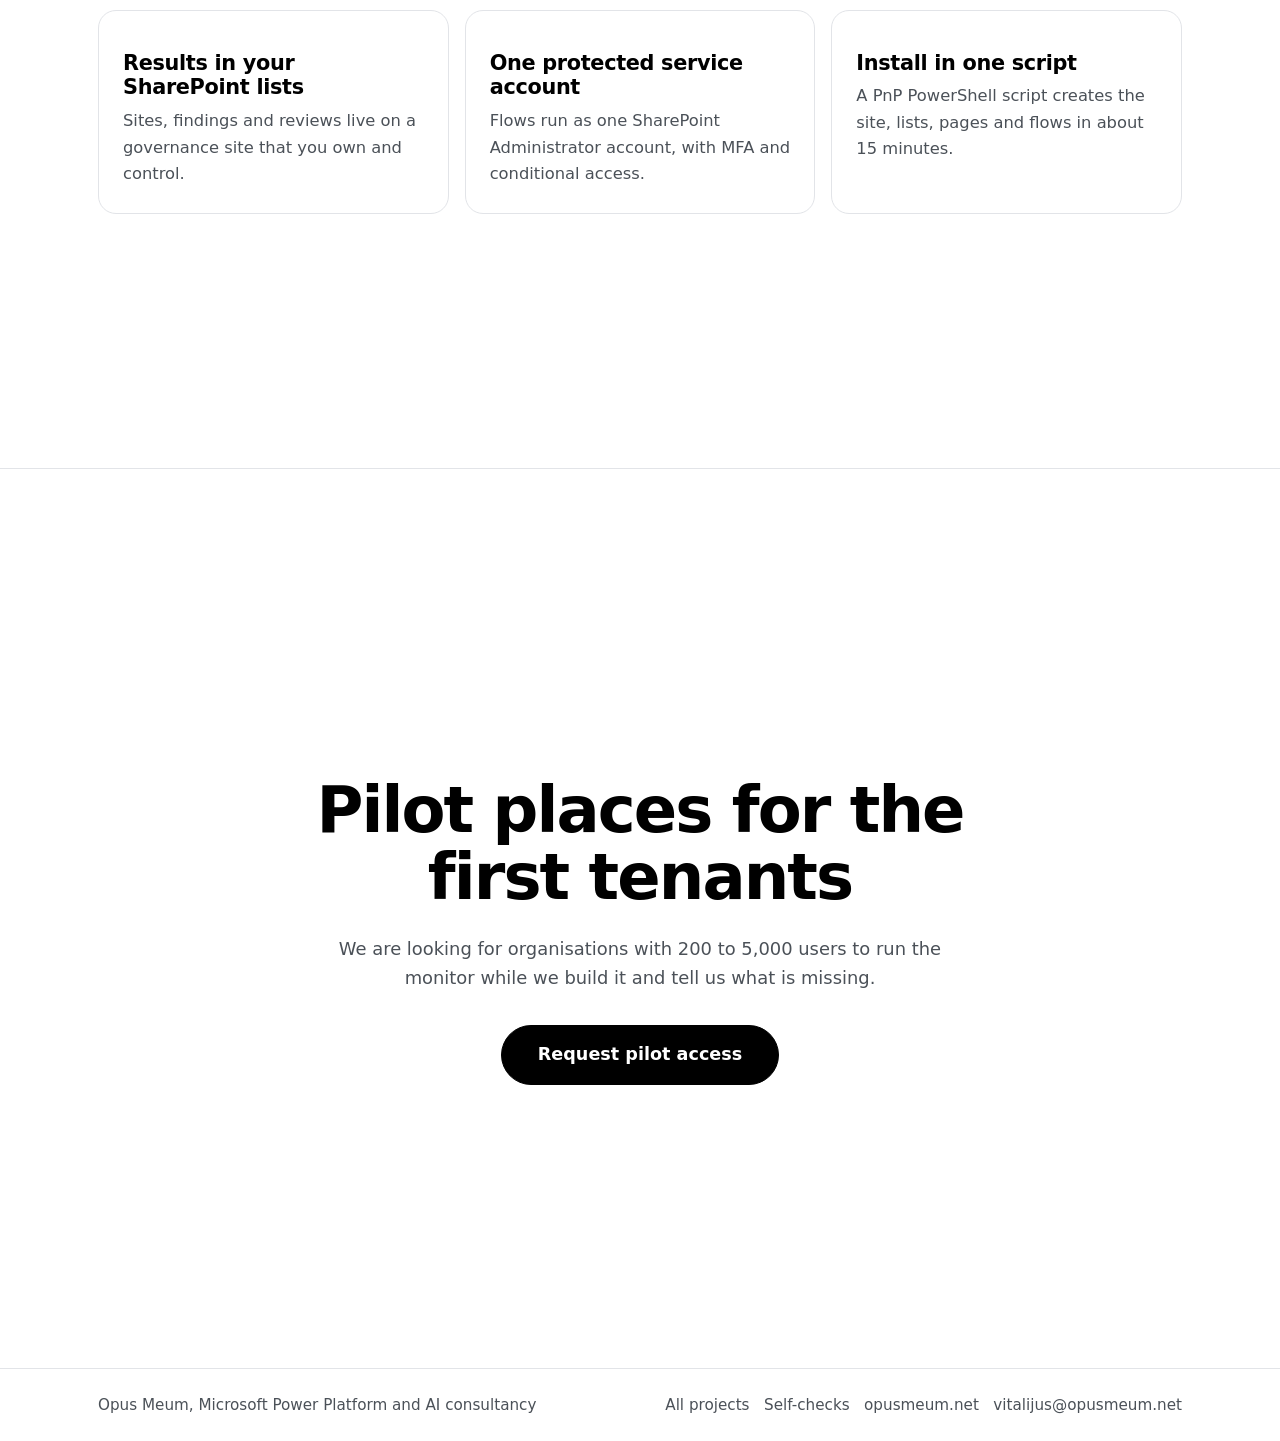
<file: projects/governance-monitor/index.html>
<!doctype html>
<html lang="en">
<head>
<meta charset="utf-8">
<meta name="viewport" content="width=device-width, initial-scale=1">
<meta http-equiv="Content-Security-Policy" content="default-src 'none'; script-src 'self'; style-src 'self' https://fonts.googleapis.com; font-src https://fonts.gstatic.com; img-src 'self'; base-uri 'none'; form-action 'none'; upgrade-insecure-requests">
<meta name="referrer" content="strict-origin-when-cross-origin">
<title>Governance Monitor for SharePoint, Power Apps and agents | Opus Meum</title>
<meta name="description" content="A governance monitor for SharePoint, Power Apps, Power Automate and Copilot agents that runs on standard Microsoft 365 licences, with more controls for tenants that have premium licences.">
<meta property="og:title" content="Governance Monitor for SharePoint, Power Apps and agents | Opus Meum">
<meta property="og:description" content="Finds ownerless, inactive and overshared sites, apps, flows and agents. Runs on standard Microsoft 365 licences. In development, pilot tenants wanted.">
<meta property="og:type" content="website">
<meta property="og:url" content="https://opusmeum.net/projects/governance-monitor/">
<meta name="theme-color" content="#ffffff">
<link rel="canonical" href="https://opusmeum.net/projects/governance-monitor/">
<link rel="icon" href="/favicon.svg" type="image/svg+xml">
<link rel="preconnect" href="https://fonts.googleapis.com">
<link rel="preconnect" href="https://fonts.gstatic.com" crossorigin>
<link href="https://fonts.googleapis.com/css2?family=Urbanist:wght@400;500;600;700&display=swap" rel="stylesheet">
<link rel="stylesheet" href="/projects/assets/check.css">
<link rel="stylesheet" href="/projects/assets/product.css">
<link rel="stylesheet" href="/projects/governance-monitor/gm.css">
<script src="/projects/governance-monitor/page.js" defer></script>
</head>
<body class="product">
<a class="skip" href="#main">Skip to content</a>
<header class="top">
  <div class="wrap">
    <a class="brand" href="/"><svg viewBox="530 180 870 480" aria-hidden="true" focusable="false"><defs><mask id="c" maskUnits="userSpaceOnUse" x="500" y="150" width="1000" height="600"><rect x="500" y="150" width="1000" height="600" fill="#fff"/><polygon points="876,360 1500,360 1500,900 1416,900" fill="#000"/></mask><clipPath id="t"><rect x="500" y="208" width="1000" height="600"/></clipPath></defs><path mask="url(#c)" d="M 949.7 376.9 A 178 178 0 1 1 902.9 294.1"/><path clip-path="url(#t)" stroke-miterlimit="10" d="M 897.9 289.1 L 1095 486 L 1323 222 L 1323 633"/></svg><span>Opus Meum</span></a>
    <nav class="pnav" aria-label="Page">
      <a href="#checks">Checks</a>
      <a href="#reports">Reports</a>
      <a href="#power-platform">Power Platform</a>
      <a href="#premium">Premium</a>
      <a class="btn btn-solid btn-sm" href="mailto:vitalijus@opusmeum.net?subject=Governance%20Monitor%20pilot">Request pilot access</a>
    </nav>
  </div>
</header>

<main id="main">

  <!-- Hero: the product's own UI as live HTML -->
  <section class="sec hero" data-enter>
    <div class="wrap">
      <div class="hero-copy">
        <p class="status"><span class="dot" aria-hidden="true"></span>In development, pilot tenants wanted</p>
        <h1>Governance monitor for SharePoint, Power Apps and agents</h1>
        <p class="lede">Finds ownerless, inactive and overshared sites, apps, flows and agents every night, asks owners what they still need, and runs on the Microsoft 365 licences you already have.</p>
        <p class="fact">No premium licences needed. Premium licences add more controls.</p>
        <div class="actions">
          <a class="btn btn-solid" href="mailto:vitalijus@opusmeum.net?subject=Governance%20Monitor%20pilot">Request pilot access</a>
          <a class="btn btn-line" href="https://vitmonko.github.io/opusmeum.ai/sharepoint-governance/">Take the SharePoint check</a>
        </div>
      </div>

      <div class="app-frame" role="img" aria-label="Governance Monitor dashboard with a tenant health score of 64, four finding counts and a list of open findings">
        <div class="app-bar"><i></i><i></i><i></i><span>Governance Monitor</span></div>
        <div class="app-body">
          <aside class="app-side" aria-hidden="true">
            <b class="on">Overview</b><b>Sites</b><b>Findings</b><b>Reviews</b><b>Policies</b>
          </aside>
          <div class="app-main" aria-hidden="true">
            <div class="score-row">
              <div>
                <span class="k">Tenant health</span>
                <span class="score"><span data-count="64">64</span><small>/100</small></span>
              </div>
              <div class="spark"><span class="gm-s1"></span><span class="gm-s2"></span><span class="gm-s3"></span><span class="gm-s4"></span><span class="gm-s5"></span><span class="gm-s6"></span></div>
            </div>
            <div class="tiles">
              <div><span class="k">No owner</span><b>23</b></div>
              <div><span class="k">Inactive 180 days</span><b>41</b></div>
              <div><span class="k">Open to everyone</span><b>9</b></div>
              <div><span class="k">Guests on site</span><b>112</b></div>
            </div>
            <div class="rows">
              <div class="row head"><span>Site</span><span>Finding</span><span>Severity</span></div>
              <div class="row"><span>Finance Contracts</span><span>Everyone except external users</span><span class="sev crit">Critical</span></div>
              <div class="row"><span>Project Atlas</span><span>Owner account disabled</span><span class="sev high">High</span></div>
              <div class="row"><span>HR Onboarding 2023</span><span>No activity for 412 days</span><span class="sev med">Medium</span></div>
              <div class="row"><span>Sales EMEA</span><span>14 Anyone links</span><span class="sev high">High</span></div>
            </div>
          </div>
        </div>
      </div>
    </div>
  </section>

  <!-- Checks -->
  <section class="sec" id="checks">
    <div class="wrap">
      <div class="sec-head">
        <h2>17 checks in six areas</h2>
        <p>Each check has a threshold and a severity you set. Every site gets a health score from 0 to 100, so you can see the trend month by month.</p>
      </div>
      <ul class="cards">
        <li class="card"><span class="n">3 checks</span><h3>Finds sites without owners</h3><p>One owner or none, and owners whose accounts are disabled.</p></li>
        <li class="card"><span class="n">2 checks</span><h3>Flags inactive sites</h3><p>Sites and teams with no activity for 90, 180 or 365 days.</p></li>
        <li class="card"><span class="n">3 checks</span><h3>Lists external sharing</h3><p>Guests, Anyone links and sites shared wider than your policy.</p></li>
        <li class="card"><span class="n">3 checks</span><h3>Shows overshared sites</h3><p>Sites open to Everyone except external users, found before Copilot surfaces them.</p></li>
        <li class="card"><span class="n">3 checks</span><h3>Ranks storage use</h3><p>Sites near quota, libraries over 5,000 items and high version limits.</p></li>
        <li class="card"><span class="n">3 checks</span><h3>Checks site hygiene</h3><p>Naming rules, missing sensitivity labels and sites without a description.</p></li>
      </ul>
    </div>
  </section>

  <!-- How it runs: diagram -->
  <section class="sec" id="how">
    <div class="wrap split">
      <div>
        <h2>Built on standard Microsoft 365 parts</h2>
        <p class="sub">Scheduled Power Automate flows read the SharePoint admin site with standard connectors. Results go to SharePoint lists, and a SharePoint web part in React shows them.</p>
        <ul class="ticks">
          <li>No Power Apps or Power Automate premium licences</li>
          <li>No third-party cloud service</li>
          <li>An Azure function is optional, for tenants with thousands of sites</li>
        </ul>
      </div>
      <div class="diagram" aria-label="Diagram: SharePoint admin site and Microsoft Graph feed Power Automate flows, which write to SharePoint lists; the dashboard reads the lists and Teams sends owner reviews" role="img">
        <svg viewBox="0 0 520 420" aria-hidden="true" focusable="false">
          <g class="lines">
            <path id="l1" d="M150 82 C 170 82, 165 182, 185 182"/>
            <path id="l2" d="M150 302 C 170 302, 165 200, 185 200"/>
            <path id="l3" d="M260 214 L 260 300"/>
            <path id="l4" d="M335 320 C 352 320, 352 92, 370 92"/>
            <path id="l5" d="M335 190 C 352 190, 352 312, 370 312"/>
          </g>
          <g class="pulses">
            <circle r="4"><animateMotion dur="2.8s" repeatCount="indefinite"><mpath href="#l1"/></animateMotion></circle>
            <circle r="4"><animateMotion dur="2.8s" begin=".7s" repeatCount="indefinite"><mpath href="#l2"/></animateMotion></circle>
            <circle r="4"><animateMotion dur="1.4s" begin=".3s" repeatCount="indefinite"><mpath href="#l3"/></animateMotion></circle>
            <circle r="4"><animateMotion dur="2.8s" begin="1.1s" repeatCount="indefinite"><mpath href="#l4"/></animateMotion></circle>
            <circle r="4"><animateMotion dur="2.8s" begin="1.6s" repeatCount="indefinite"><mpath href="#l5"/></animateMotion></circle>
          </g>
        </svg>
        <div class="gm-s7 node"><b>SharePoint admin site</b><span>All sites, storage, activity</span></div>
        <div class="gm-s8 node"><b>Microsoft 365 groups</b><span>Owners, members, guests</span></div>
        <div class="gm-s9 node main"><b>Power Automate</b><span>Nightly scan, standard connectors</span></div>
        <div class="gm-s10 node"><b>SharePoint lists</b><span>Sites, findings, reviews, log</span></div>
        <div class="gm-s11 node"><b>Dashboard</b><span>React web part</span></div>
        <div class="gm-s12 node"><b>Teams and Outlook</b><span>Owner reviews, alerts</span></div>
      </div>
    </div>
  </section>

  <!-- Owner reviews: looping Teams card -->
  <section class="sec" id="owners">
    <div class="wrap split">
      <div>
        <h2>Site owners confirm what stays</h2>
        <p class="sub">Every quarter, each owner gets a Teams card for the sites they own: keep, archive or fix sharing. If nobody answers within 14 days, it goes to their manager.</p>
        <p class="sub">From the dashboard, admins can set a site to read-only, add a backup owner or remove broad access. Every action is logged.</p>
      </div>
      <div class="review" id="review">
        <div class="tcard">
          <div class="tcard-top"><span class="tlogo" aria-hidden="true">GM</span><span><b>Governance Monitor</b><small>Quarterly site review</small></span></div>
          <p class="tq">Is <b>HR Onboarding 2023</b> still needed?</p>
          <ul class="tfacts">
            <li><span>Last activity</span><b>412 days ago</b></li>
            <li><span>Storage</span><b>3.8 GB</b></li>
            <li><span>Guests</span><b>2</b></li>
          </ul>
          <div class="tbtns">
            <span class="tb" data-step="keep">Keep</span>
            <span class="tb" data-step="archive">Archive</span>
            <span class="tb" data-step="fix">Fix sharing</span>
          </div>
          <p class="tdone" aria-live="off">Archived. The site is read-only and IT has been told.</p>
        </div>
        <button class="btn btn-text pause" type="button" aria-pressed="false" id="pause">Pause animation</button>
      </div>
    </div>
  </section>

  <!-- Changes, deadlines, exceptions, owners -->
  <section class="sec" id="changes">
    <div class="wrap split">
      <div>
        <h2>Changes, deadlines and exceptions</h2>
        <p class="sub">Every scan is compared with the last one, and every finding gets an owner and a due date.</p>
        <ul class="mini">
          <li><h3>Shows permission changes</h3><p>New guests, groups and broad grants on each site since the last scan.</p></li>
          <li><h3>Tracks fix deadlines</h3><p>Due dates by severity, with reminders to the owner and then their manager.</p></li>
          <li><h3>Expires risk exceptions</h3><p>Each exception has an approver and an end date. Then the finding reopens.</p></li>
          <li><h3>Splits business and technical owners</h3><p>Business owners confirm a site is needed. Technical owners fix its settings.</p></li>
        </ul>
      </div>
      <div class="app-frame" role="img" aria-label="Permission changes on the Finance Contracts site since the last scan, with a fix due in 5 days">
        <div class="app-bar"><i></i><i></i><i></i><span>Changes since last scan</span></div>
        <div class="app-main" aria-hidden="true">
          <div class="site-line">
            <div><span class="k">Site</span><b>Finance Contracts</b></div>
            <span class="due">Fix due in 5 days</span>
          </div>
          <div class="owners">
            <div><span class="k">Business owner</span><b>Head of Finance</b></div>
            <div><span class="k">Technical owner</span><b>IT, Collaboration team</b></div>
          </div>
          <div class="rows diff">
            <div class="row add"><span>Everyone except external users</span><span>Read access granted</span><span class="sev crit">Critical</span></div>
            <div class="row add"><span>2 guests</span><span>Added to Members</span><span class="sev high">High</span></div>
            <div class="row add"><span>Anyone link</span><span>Created on 3 files</span><span class="sev high">High</span></div>
            <div class="row del"><span>Second owner</span><span>Removed, account disabled</span><span class="sev med">Medium</span></div>
          </div>
          <div class="exc"><span class="k">Exception</span><span>Anyone links on the Price list folder, approved by the Head of Finance until 31 March</span></div>
        </div>
      </div>
    </div>
  </section>

  <!-- Power Platform and agents on standard licences -->
  <section class="sec" id="power-platform">
    <div class="wrap split">
      <div>
        <h2>Power Apps, flows and agents in the same view</h2>
        <p class="sub">One nightly flow reads the Power Platform inventory with the standard Power Platform for Admins connector. It needs no premium licence.</p>
        <ul class="ticks">
          <li>Every app, cloud flow and Copilot Studio or Agent Builder agent</li>
          <li>Owners who have left, and items with a single owner</li>
          <li>Apps and flows unused for 90 days, and flows that keep failing</li>
          <li>Apps shared with the whole organisation, and business apps in the default environment</li>
          <li>The connectors each item uses, checked against your data policies</li>
        </ul>
      </div>
      <div class="app-frame" role="img" aria-label="Inventory view with an app, a flow and two agents, each with its owner and a finding">
        <div class="app-bar"><i></i><i></i><i></i><span>Governance Monitor, Power Platform</span></div>
        <div class="app-main" aria-hidden="true">
          <div class="tiles">
            <div><span class="k">Apps</span><b>186</b></div>
            <div><span class="k">Flows</span><b>412</b></div>
            <div><span class="k">Agents</span><b>37</b></div>
            <div><span class="k">Owner left</span><b>19</b></div>
          </div>
          <div class="rows">
            <div class="row head"><span>Item</span><span>Finding</span><span>Severity</span></div>
            <div class="row"><span><em class="type">App</em>Expense Claims</span><span>Shared with everyone, default environment</span><span class="sev high">High</span></div>
            <div class="row"><span><em class="type">Flow</em>Invoice to Dropbox</span><span>Sends files to a personal service</span><span class="sev crit">Critical</span></div>
            <div class="row"><span><em class="type">Agent</em>HR Policy Helper</span><span>Owner account disabled</span><span class="sev high">High</span></div>
            <div class="row"><span><em class="type">Agent</em>Sales Q&amp;A</span><span>No use for 120 days</span><span class="sev med">Medium</span></div>
          </div>
        </div>
      </div>
    </div>
  </section>

  <!-- Reports, trends, readiness, evidence -->
  <section class="sec" id="reports">
    <div class="wrap split">
      <div>
        <h2>Reports for management and auditors</h2>
        <p class="sub">The monitor keeps the history, so you can show progress and prove reviews happened.</p>
        <ul class="mini">
          <li><h3>Sends a monthly management report</h3><p>Score, top risks and overdue fixes as a PDF and an email. No Power BI licence.</p></li>
          <li><h3>Keeps a risk trend</h3><p>Tenant and area scores every day, and each site's score every month.</p></li>
          <li><h3>Measures Copilot readiness</h3><p>Your self-check answers next to what the scan measured.</p></li>
          <li><h3>Keeps review evidence</h3><p>Each month's reviews and fixes saved to a locked library with a retention label.</p></li>
        </ul>
      </div>
      <div class="app-frame" role="img" aria-label="Monthly report with a tenant score trend rising from 48 to 71 over twelve months, and Copilot readiness of 78 percent answered against 54 percent measured">
        <div class="app-bar"><i></i><i></i><i></i><span>Monthly governance report</span></div>
        <div class="app-main" aria-hidden="true">
          <div class="score-row">
            <div><span class="k">Tenant health, 12 months</span><span class="score">71<small>/100</small></span></div>
            <span class="trend">+23 since last year</span>
          </div>
          <div class="chart">
            <span class="gm-s2"></span><span class="gm-s13"></span><span class="gm-s14"></span><span class="gm-s15"></span><span class="gm-s4"></span><span class="gm-s5"></span><span class="gm-s16"></span><span class="gm-s17"></span><span class="gm-s6"></span><span class="gm-s18"></span><span class="gm-s19"></span><span class="gm-s20"></span>
          </div>
          <div class="ready">
            <span class="k">Copilot readiness</span>
            <div class="rbar"><span>Self-check answers</span><i class="gm-s21"></i><b>78%</b></div>
            <div class="rbar"><span>Measured by the scan</span><i class="gm-s22"></i><b>54%</b></div>
          </div>
          <div class="evid"><span class="k">Review evidence</span><span>October reviews: 212 of 230 answered, PDF saved to the Governance records library</span></div>
        </div>
      </div>
    </div>
  </section>

  <!-- Premium governance -->
  <section class="sec" id="premium">
    <div class="wrap">
      <div class="sec-head">
        <h2>More controls with premium licences</h2>
        <p>Everything above works on standard Microsoft 365 licences. If your tenant has premium licences, the monitor also uses the governance features that come with them.</p>
      </div>
      <div class="compare" role="table" aria-label="What the monitor does on standard and on premium licences">
        <div class="crow chead" role="row"><span role="columnheader">Feature</span><span role="columnheader">Standard</span><span role="columnheader">Premium</span></div>
        <div class="crow" role="row"><span role="cell">SharePoint, Power Platform and agent checks, owner reviews, deadlines, exceptions, change tracking, PDF reports and review evidence</span><span role="cell" class="yes">Included</span><span role="cell" class="yes">Included</span></div>
        <div class="crow" role="row"><span role="cell">Sharing limits, weekly usage insights, solution checker and IP firewall per environment<small>Managed Environments, with Power Apps, Power Automate or Copilot Studio licences</small></span><span role="cell" class="no">Not available</span><span role="cell" class="yes">Included</span></div>
        <div class="crow" role="row"><span role="cell">Agents built outside Power Platform: Teams, SharePoint, Foundry and others<small>Microsoft Graph agent APIs, with an Agent 365 licence</small></span><span role="cell" class="no">Not available</span><span role="cell" class="yes">Included</span></div>
        <div class="crow" role="row"><span role="cell">SharePoint Advanced Management oversharing reports<small>With at least one Microsoft 365 Copilot licence in the tenant</small></span><span role="cell" class="no">Not available</span><span role="cell" class="yes">Included</span></div>
        <div class="crow" role="row"><span role="cell">Automatic fixes through Microsoft Graph and history kept in Dataverse<small>Power Automate Premium for the monitor's service account only</small></span><span role="cell" class="no">Not available</span><span role="cell" class="yes">Included</span></div>
        <div class="crow" role="row"><span role="cell">Who changed a permission, from the Purview audit log<small>An app registration and the premium HTTP connector</small></span><span role="cell" class="no">Not available</span><span role="cell" class="yes">Included</span></div>
        <div class="crow" role="row"><span role="cell">Management reports in Power BI<small>Power BI Pro for everyone who opens them</small></span><span role="cell" class="no">Not available</span><span role="cell" class="yes">Included</span></div>
        <div class="crow" role="row"><span role="cell">Fix tickets in ServiceNow or Jira<small>Premium connectors for the service account</small></span><span role="cell" class="no">Not available</span><span role="cell" class="yes">Included</span></div>
      </div>
      <p class="note">In a Managed Environment, everyone who uses its apps and flows needs a premium licence, so the monitor tells you which environments qualify before you switch it on.</p>
    </div>
  </section>

  <!-- Data and security -->
  <section class="sec" id="data">
    <div class="wrap">
      <div class="sec-head">
        <h2>Your data stays in your tenant</h2>
        <p>The monitor is a package you install, not a service you sign up for. Nothing leaves Microsoft 365.</p>
      </div>
      <ul class="cards three">
        <li class="card"><h3>Results in your SharePoint lists</h3><p>Sites, findings and reviews live on a governance site that you own and control.</p></li>
        <li class="card"><h3>One protected service account</h3><p>Flows run as one SharePoint Administrator account, with MFA and conditional access.</p></li>
        <li class="card"><h3>Install in one script</h3><p>A PnP PowerShell script creates the site, lists, pages and flows in about 15 minutes.</p></li>
      </ul>
    </div>
  </section>

  <!-- Close -->
  <section class="sec close" id="pilot">
    <div class="wrap">
      <h2>Pilot places for the first tenants</h2>
      <p>We are looking for organisations with 200 to 5,000 users to run the monitor while we build it and tell us what is missing.</p>
      <a class="btn btn-solid btn-lg" href="mailto:vitalijus@opusmeum.net?subject=Governance%20Monitor%20pilot">Request pilot access</a>
    </div>
  </section>

</main>
<footer class="foot">
  <div class="wrap">
    <span>Opus Meum, Microsoft Power Platform and AI consultancy</span>
    <span><a href="/#projects">All projects</a> &nbsp; <a href="https://vitmonko.github.io/opusmeum.ai/checks/">Self-checks</a> &nbsp; <a href="/">opusmeum.net</a> &nbsp; <a href="mailto:vitalijus@opusmeum.net">vitalijus@opusmeum.net</a></span>
  </div>
</footer>
</body>
</html>
</file>
<file: styles.css>
:root {
  --ink: #000000;
  --paper: #ffffff;
  --mist: #f3f4f6;
  --graphite: #4b5158;
  --rule: #e2e4e8;
  --night-muted: #a9aeb5;
  --night-rule: #2b2e33;
  --stroke: 86;
  --wrap: 1180px;
  --gutter: clamp(20px, 5vw, 48px);
}
*, *::before, *::after { box-sizing: border-box; }
html { scroll-behavior: smooth; scroll-padding-top: 88px; }
body {
  margin: 0;
  background: var(--paper);
  color: var(--ink);
  font-family: "Urbanist", system-ui, sans-serif;
  font-size: 1.125rem;
  line-height: 1.6;
  -webkit-font-smoothing: antialiased;
}
h1, h2, h3, p { margin: 0; }
a { color: inherit; }
:focus-visible { outline: 3px solid currentColor; outline-offset: 3px; border-radius: 2px; }
.wrap { max-width: var(--wrap); margin: 0 auto; padding: 0 var(--gutter); }
.skip { position: absolute; left: -9999px; }
.skip:focus { left: 16px; top: 16px; background: var(--ink); color: var(--paper); padding: 8px 14px; z-index: 100; }

/* Header */
.site-header {
  position: sticky; top: 0; z-index: 50;
  background: rgba(255,255,255,.92);
  backdrop-filter: saturate(160%) blur(10px);
  -webkit-backdrop-filter: saturate(160%) blur(10px);
  border-bottom: 1px solid var(--rule);
}
.site-header .wrap { display: flex; align-items: center; justify-content: space-between; height: 72px; }
.brand { display: flex; align-items: center; gap: 12px; text-decoration: none; font-weight: 600; font-size: 1.25rem; letter-spacing: -0.01em; white-space: nowrap; }
.brand svg { width: 46px; height: auto; display: block; }
.nav { display: flex; align-items: center; gap: 32px; }
.nav a { text-decoration: none; font-weight: 500; font-size: 1rem; color: var(--graphite); white-space: nowrap; }
.nav a:hover { color: var(--ink); }
.lang { display: flex; gap: 2px; padding-left: 20px; border-left: 1px solid var(--rule); }
.nav .lang a { font-size: .9rem; padding: 4px 6px; border-radius: 4px; }
.nav .lang a[aria-current="true"] { color: var(--ink); font-weight: 700; }

.btn {
  display: inline-flex; align-items: center; justify-content: center;
  padding: 14px 26px; border-radius: 999px;
  font: 600 1rem/1 "Urbanist", system-ui, sans-serif;
  text-decoration: none; border: 1.5px solid var(--ink);
  transition: background-color .15s, color .15s;
}
.btn-solid { background: var(--ink); color: var(--paper); }
.btn-solid:hover { background: var(--paper); color: var(--ink); }
.btn-line { background: transparent; color: var(--ink); }
.btn-line:hover { background: var(--ink); color: var(--paper); }
.nav .btn { padding: 10px 20px; color: var(--paper); }
.nav .btn:hover { color: var(--ink); }

/* Hero */
.hero { padding: clamp(56px, 10vw, 128px) 0 clamp(64px, 10vw, 120px); }
.hero .wrap { display: grid; grid-template-columns: 7fr 5fr; gap: clamp(32px, 6vw, 80px); align-items: center; }
.hero h1 {
  font-size: clamp(2.5rem, 5.2vw, 4.4rem);
  line-height: 1.03; font-weight: 600; letter-spacing: -0.035em;
  max-width: 16ch;
}
.hero .lede { margin-top: 28px; font-size: clamp(1.125rem, 1.6vw, 1.3rem); color: var(--graphite); max-width: 36em; }
.hero .actions { margin-top: 40px; display: flex; flex-wrap: wrap; gap: 12px; }
.mark { width: 100%; height: auto; display: block; }
.mark path { fill: none; stroke: var(--ink); stroke-width: var(--stroke); }
.hero .mark path { stroke-dasharray: 1; stroke-dashoffset: 0; }
@media (prefers-reduced-motion: no-preference) {
  .hero .mark .o { stroke-dashoffset: 1; animation: draw 1.1s cubic-bezier(.65,0,.35,1) .15s forwards; }
  .hero .mark .m { stroke-dashoffset: 1; animation: draw .9s cubic-bezier(.65,0,.35,1) 1.2s forwards; }
}
@keyframes draw { to { stroke-dashoffset: 0; } }

/* Sections */
section { padding: clamp(72px, 10vw, 128px) 0; }
.section-head { display: grid; grid-template-columns: 5fr 7fr; gap: clamp(24px, 6vw, 80px); margin-bottom: clamp(40px, 6vw, 72px); align-items: end; }
.section-head h2 { font-size: clamp(2rem, 3.8vw, 3.1rem); line-height: 1.08; font-weight: 600; letter-spacing: -0.03em; }
.section-head p { color: var(--graphite); max-width: 36em; }

/* Clients */
.clients { padding: clamp(40px, 6vw, 64px) 0; border-top: 1px solid var(--rule); overflow: hidden; }
.clients .wrap { display: grid; grid-template-columns: 5fr 7fr; gap: clamp(16px, 6vw, 80px); align-items: center; }
.clients h2 { font-size: clamp(1.25rem, 1.8vw, 1.5rem); font-weight: 700; color: var(--ink); letter-spacing: -0.015em; }
.marquee {
  display: flex; min-width: 0; overflow: hidden;
  -webkit-mask-image: linear-gradient(90deg, transparent, #000 8%, #000 92%, transparent);
  mask-image: linear-gradient(90deg, transparent, #000 8%, #000 92%, transparent);
}
.client-track { list-style: none; margin: 0; padding: 0; display: flex; flex: none; align-items: center; gap: clamp(40px, 5vw, 72px); padding-right: clamp(40px, 5vw, 72px); }
.client-track li { flex: none; display: flex; align-items: center; height: 48px; }
.client-name { font-size: clamp(1.35rem, 2.1vw, 1.75rem); font-weight: 600; letter-spacing: -0.02em; line-height: 1; color: var(--ink); white-space: nowrap; }
.client-track img { display: block; height: 32px; width: auto; max-width: 170px; object-fit: contain; filter: grayscale(1); }
@media (prefers-reduced-motion: no-preference) {
  .client-track { animation: marquee 36s linear infinite; }
  .marquee:hover .client-track, .marquee:focus-within .client-track { animation-play-state: paused; }
}
@keyframes marquee { to { transform: translateX(-100%); } }
@media (prefers-reduced-motion: reduce) {
  .marquee { display: block; -webkit-mask-image: none; mask-image: none; }
  .client-track { flex-wrap: wrap; row-gap: 8px; padding-right: 0; }
  .client-track li[aria-hidden="true"], .client-track-dup { display: none; }
}

/* Platform services */
.services { background: var(--mist); }
.service-list { list-style: none; margin: 0; padding: 0; border-top: 1px solid var(--ink); }
.service-list li {
  display: grid; grid-template-columns: 5fr 7fr; gap: clamp(12px, 6vw, 80px);
  padding: 32px 0; border-bottom: 1px solid #d4d7dc;
}
.service-list h3 { font-size: 1.6rem; font-weight: 600; letter-spacing: -0.02em; line-height: 1.2; }
.service-list h3 span { display: block; font-size: 1rem; font-weight: 500; color: var(--graphite); letter-spacing: 0; margin-top: 4px; }
.service-list p { color: #2c3035; max-width: 38em; }

/* AI */
.ai { background: var(--ink); color: var(--paper); }
.ai .section-head p { color: var(--night-muted); }
.ai-grid { display: grid; grid-template-columns: repeat(3, 1fr); gap: 56px clamp(24px, 4vw, 48px); }
.ai-item { border-top: 1px solid var(--night-rule); padding-top: 24px; }
.ai-item h3 { font-size: 1.35rem; font-weight: 600; letter-spacing: -0.015em; line-height: 1.25; margin-bottom: 12px; }
.ai-item p { color: var(--night-muted); font-size: 1.05rem; }
.ai-note { margin-top: clamp(48px, 6vw, 72px); padding-top: 28px; border-top: 1px solid var(--night-rule); color: var(--paper); font-size: 1.2rem; max-width: 46em; }

/* Ongoing projects */
.projects { border-top: 1px solid var(--rule); }
.project { display: grid; grid-template-columns: 5fr 7fr; gap: clamp(12px, 6vw, 80px); padding-top: 32px; border-top: 1px solid var(--ink); }
.project-status { display: inline-flex; align-items: center; gap: 10px; font-size: 1rem; font-weight: 500; color: var(--graphite); }
.project-dot { width: 10px; height: 10px; border-radius: 50%; background: var(--ink); box-shadow: 0 0 0 4px var(--rule); }
.project-body h3 { font-size: clamp(1.8rem, 3vw, 2.4rem); font-weight: 600; letter-spacing: -0.025em; line-height: 1.1; }
.project-body > p { margin-top: 16px; color: #2c3035; max-width: 38em; }
.project-facts { list-style: none; margin: 24px 0 0; padding: 0; display: grid; grid-template-columns: 1fr 1fr; gap: 0 32px; max-width: 42em; }
.project-facts li { padding: 12px 0; border-bottom: 1px solid var(--rule); font-weight: 500; font-size: 1.02rem; }
.project-actions { margin-top: 32px; display: flex; flex-wrap: wrap; gap: 12px; }

/* Approach */
.steps { list-style: none; margin: 0; padding: 0; display: grid; grid-template-columns: repeat(4, 1fr); gap: clamp(24px, 3vw, 40px); counter-reset: step; }
.steps li { counter-increment: step; border-top: 1px solid var(--ink); padding-top: 20px; }
.steps li::before { content: counter(step); display: block; font-size: 3rem; font-weight: 300; line-height: 1; margin-bottom: 20px; letter-spacing: -0.04em; }
.steps h3 { font-size: 1.3rem; font-weight: 600; margin-bottom: 8px; letter-spacing: -0.01em; }
.steps p { color: var(--graphite); font-size: 1.05rem; }

/* About */
.about { border-top: 1px solid var(--rule); }
.about-body { display: grid; grid-template-columns: 5fr 7fr; gap: clamp(24px, 6vw, 80px); }
.about-body h2 { font-size: clamp(2rem, 3.8vw, 3.1rem); line-height: 1.08; font-weight: 600; letter-spacing: -0.03em; }
.about-body .name { margin-top: 16px; color: var(--graphite); }
.about-body .text p + p { margin-top: 1em; }
.about-body .text p { max-width: 38em; }
.stack { margin-top: 36px; display: flex; flex-wrap: wrap; gap: 8px; list-style: none; padding: 0; }
.stack li { border: 1px solid var(--rule); border-radius: 999px; padding: 6px 14px; font-size: .95rem; font-weight: 500; color: #2c3035; }

/* Contact */
.contact { background: var(--mist); }
.contact .wrap { display: grid; grid-template-columns: 7fr 5fr; gap: clamp(32px, 6vw, 80px); align-items: center; }
.contact h2 { font-size: clamp(2.4rem, 5vw, 4rem); line-height: 1.03; font-weight: 600; letter-spacing: -0.035em; max-width: 14ch; }
.contact p { margin-top: 20px; color: var(--graphite); max-width: 32em; }
.contact-card { display: flex; flex-direction: column; gap: 16px; }
.email-card {
  display: flex; flex-direction: column; gap: 4px;
  padding: clamp(24px, 3vw, 36px); border-radius: 16px;
  background: var(--ink); color: var(--paper); text-decoration: none;
  transition: background-color .15s, transform .15s;
}
.email-card:hover { background: #24272c; }
.email-card:active { transform: scale(.99); }
.email-card:focus-visible { outline: 3px solid var(--ink); outline-offset: 4px; }
.email-icon { width: 32px; height: 32px; margin-bottom: 20px; }
.email-label { color: var(--night-muted); font-weight: 500; font-size: 1rem; }
.email-address { font-size: clamp(1.3rem, 2.1vw, 1.7rem); font-weight: 600; letter-spacing: -0.02em; line-height: 1.25; overflow-wrap: anywhere; }
.contact-extra { display: flex; align-items: center; justify-content: space-between; gap: 16px; }
.copy-email { cursor: pointer; }
.copy-email[hidden] { display: none; }

/* News */
.news { border-top: 1px solid var(--rule); }
.news-list { list-style: none; margin: 0; padding: 0; border-top: 1px solid var(--ink); }
.news-list li { border-bottom: 1px solid var(--rule); }
.news-item { display: grid; grid-template-columns: 5fr 7fr; gap: clamp(12px, 6vw, 80px); padding: 32px 0; text-decoration: none; }
.news-meta { display: flex; flex-direction: column; gap: 14px; }
.news-meta img { width: 100%; max-width: 360px; height: auto; display: block; border-radius: 8px; background: var(--mist); }
.news-item time { color: var(--graphite); font-size: 1rem; font-weight: 500; padding-top: 4px; }
.news-item h2, .news-item h3 { font-size: 1.6rem; font-weight: 600; letter-spacing: -0.02em; line-height: 1.2; margin: 0 0 10px; text-decoration: underline; text-decoration-color: transparent; text-underline-offset: 5px; text-decoration-thickness: 2px; transition: text-decoration-color .15s; }
.news-item:hover h2, .news-item:hover h3 { text-decoration-color: currentColor; }
.news-summary { display: block; color: var(--graphite); max-width: 38em; }
.news-more { margin-top: 40px; }

/* Archive and post pages */
.page-head { padding-bottom: 0; }
.page-head h1 { font-size: clamp(2.6rem, 5.6vw, 4.5rem); line-height: 1.03; font-weight: 600; letter-spacing: -0.035em; }
.page-head p { margin-top: 20px; color: var(--graphite); max-width: 36em; }
.news-archive { border-top: 0; padding-top: clamp(40px, 6vw, 64px); }
.post { padding: clamp(48px, 8vw, 96px) 0 clamp(72px, 10vw, 128px); }
.post .wrap { max-width: calc(46rem + 2 * var(--gutter)); }
.post-crumb { margin-bottom: 40px; }
.post-crumb a { color: var(--graphite); font-weight: 500; text-underline-offset: 4px; }
.post-crumb a:hover { color: var(--ink); }
.post-head { padding-bottom: 40px; margin-bottom: 40px; border-bottom: 1px solid var(--ink); }
.post-cover { margin: 0 0 48px; }
.post-cover img { width: 100%; height: auto; display: block; border-radius: 12px; background: var(--mist); }
.post-head time { color: var(--graphite); font-weight: 500; }
.post-head h1 { margin-top: 12px; font-size: clamp(2.2rem, 4.6vw, 3.6rem); line-height: 1.06; font-weight: 600; letter-spacing: -0.03em; }
.post-lede { margin-top: 20px; font-size: clamp(1.15rem, 1.7vw, 1.35rem); color: var(--graphite); }
.post-body { font-size: 1.15rem; line-height: 1.7; }
.post-body > * + * { margin-top: 1.1em; }
.post-body h2 { margin-top: 2em; font-size: 1.75rem; line-height: 1.2; font-weight: 600; letter-spacing: -0.02em; }
.post-body h3 { margin-top: 1.6em; font-size: 1.3rem; font-weight: 600; }
.post-body ol, .post-body ul { padding-left: 1.4em; }
.post-body li + li { margin-top: .7em; }
.post-body li::marker { font-weight: 600; }
.post-body blockquote { margin-left: 0; padding-left: 20px; border-left: 3px solid var(--ink); }
.post-body a { text-underline-offset: 4px; }
.post-body img { max-width: 100%; height: auto; display: block; border-radius: 8px; }
.post-cta { margin-top: 64px; padding: 32px; background: var(--mist); border-radius: 12px; display: flex; flex-wrap: wrap; gap: 20px; align-items: center; justify-content: space-between; }
.post-cta p { font-size: 1.25rem; font-weight: 600; letter-spacing: -0.01em; max-width: 24em; }

/* Copilot readiness promo */
.promo {
  position: fixed; right: 24px; bottom: 24px; z-index: 60;
  width: min(400px, calc(100vw - 32px));
  display: grid; grid-template-columns: 56px 1fr; gap: 18px;
  padding: 24px 24px 24px 22px; border-radius: 18px;
  background: var(--ink); color: var(--paper);
  box-shadow: 0 30px 60px -28px rgba(0, 0, 0, .55);
  opacity: 0; visibility: hidden; transform: translateY(18px);
  transition: opacity .35s ease, transform .45s cubic-bezier(.2, .8, .2, 1), visibility 0s linear .45s;
}
.promo.is-open { opacity: 1; visibility: visible; transform: none; transition-delay: 0s; }
.promo-mark { width: 56px; height: 56px; }
.promo-text { padding-right: 18px; }
.promo-title { font-size: 1.2rem; font-weight: 600; line-height: 1.25; letter-spacing: -0.015em; }
.promo-body { margin-top: 8px; color: var(--night-muted); font-size: .98rem; line-height: 1.5; }
.promo-cta {
  display: inline-flex; margin-top: 18px; padding: 11px 20px; border-radius: 999px;
  background: var(--paper); color: var(--ink); border: 1.5px solid var(--paper);
  font-weight: 600; font-size: .95rem; line-height: 1; text-decoration: none;
  transition: background-color .15s, color .15s;
}
.promo-cta:hover { background: var(--ink); color: var(--paper); }
.promo-cta:focus-visible, .promo-close:focus-visible { outline: 2px solid var(--paper); outline-offset: 3px; }
.promo-close {
  position: absolute; top: 12px; right: 12px; width: 32px; height: 32px;
  display: grid; place-items: center; border: 0; border-radius: 50%;
  background: transparent; color: var(--night-muted); cursor: pointer;
  transition: background-color .15s, color .15s;
}
.promo-close:hover { background: #2b2e33; color: var(--paper); }
@media (max-width: 520px) {
  .promo { right: 16px; left: 16px; bottom: 16px; width: auto; grid-template-columns: 44px 1fr; gap: 14px; padding: 20px; }
  .promo-mark { width: 44px; height: 44px; }
  .promo-title { font-size: 1.08rem; }
}
@media (prefers-reduced-motion: reduce) {
  .promo, .promo.is-open { transition: none; transform: none; }
}

/* Locations */
.locations .wrap { display: grid; grid-template-columns: 5fr 7fr; gap: clamp(32px, 6vw, 80px); align-items: center; }
.loc-text h2 { font-size: clamp(2rem, 3.8vw, 3.1rem); line-height: 1.08; font-weight: 600; letter-spacing: -0.03em; }
.loc-text > p { margin-top: 16px; color: var(--graphite); max-width: 28em; }
.loc-list { list-style: none; margin: 40px 0 0; padding: 0; border-top: 1px solid var(--ink); }
.loc { display: grid; grid-template-columns: 1fr auto; grid-template-areas: "city time" "country time"; align-items: center; column-gap: 16px; padding: 22px 0; border-bottom: 1px solid var(--rule); }
.loc-city { grid-area: city; font-size: clamp(1.6rem, 2.6vw, 2.1rem); font-weight: 600; letter-spacing: -0.025em; line-height: 1.1; }
.loc-country { grid-area: country; color: var(--graphite); font-size: 1rem; margin-top: 2px; }
.loc-time { grid-area: time; text-align: right; color: var(--graphite); font-size: .95rem; font-variant-numeric: tabular-nums; }
.loc-time b { display: block; color: var(--ink); font-size: 1.35rem; font-weight: 600; letter-spacing: -0.01em; }
.loc-map {
  margin: 0;
  -webkit-mask-image: linear-gradient(to right, transparent, #000 7%, #000 93%, transparent), linear-gradient(to bottom, transparent, #000 7%, #000 93%, transparent);
  -webkit-mask-composite: source-in;
  mask-image: linear-gradient(to right, transparent, #000 7%, #000 93%, transparent), linear-gradient(to bottom, transparent, #000 7%, #000 93%, transparent);
  mask-composite: intersect;
}
.loc-map svg { display: block; width: 100%; height: auto; overflow: visible; }
.loc-route { fill: none; stroke: var(--ink); stroke-width: 2; stroke-dasharray: 2 9; stroke-linecap: round; opacity: .55; }
.loc-dot { fill: var(--ink); stroke: var(--paper); stroke-width: 4; }
.loc-pulse { fill: var(--ink); opacity: 0; transform-box: fill-box; transform-origin: center; }
.loc-label { font-family: "Urbanist", system-ui, sans-serif; font-size: 24px; font-weight: 700; letter-spacing: -0.01em; fill: var(--ink); paint-order: stroke; stroke: var(--paper); stroke-width: 7px; stroke-linejoin: round; }
@media (prefers-reduced-motion: no-preference) {
  .loc-pulse { animation: loc-pulse 2.6s ease-out infinite; }
  .loc-pulse-late { animation-delay: 1.3s; }
  .loc-route { animation: loc-route 1.6s linear infinite; }
}
@keyframes loc-pulse { 0% { transform: scale(1); opacity: .35; } 100% { transform: scale(3.4); opacity: 0; } }
@keyframes loc-route { to { stroke-dashoffset: -11; } }

/* Footer */
.site-footer { padding: 40px 0 48px; }
.site-footer .top { display: flex; justify-content: space-between; align-items: center; gap: 24px; flex-wrap: wrap; }
.site-footer .brand svg { width: 38px; }
.site-footer small { display: block; margin-top: 28px; color: var(--graphite); font-size: .85rem; line-height: 1.5; max-width: 60em; }
.social { display: inline-flex; color: var(--ink); transition: opacity .15s; }
.social svg { width: 32px; height: 32px; display: block; }
.social:hover { opacity: .65; }
.foot-links { display: flex; flex-wrap: wrap; align-items: center; gap: 24px; }
.foot-links .foot-icon { display: inline-flex; }
.foot-icon svg { width: 20px; height: 20px; display: block; }
.foot-links a { color: var(--graphite); text-decoration: none; font-size: 1rem; }
.foot-links a:hover { color: var(--ink); }

@media (max-width: 420px) {
  .site-header .brand-name { display: none; }
}
/* Six section links plus Contact and the language switcher need about 1100px in Lithuanian. */
@media (max-width: 1100px) {
  .nav > a:not(.btn) { display: none; }
  .nav { gap: 16px; }
}
@media (max-width: 960px) {
  .ai-grid { grid-template-columns: repeat(2, 1fr); }
  .steps { grid-template-columns: repeat(2, 1fr); row-gap: 48px; }
}
@media (max-width: 760px) {
  .nav > a:not(.btn) { display: none; }
  .nav { gap: 10px; }
  .nav .btn { padding: 9px 16px; }
  .lang { padding-left: 0; border-left: 0; gap: 0; }
  .nav .lang a { padding: 4px 5px; }
  .brand { font-size: 1.05rem; gap: 10px; }
  .brand svg { width: 40px; }
  .hero .wrap, .contact .wrap, .section-head, .about-body, .service-list li, .clients .wrap { grid-template-columns: 1fr; }
  .hero .mark-wrap { order: -1; max-width: 220px; }
  .service-list li { gap: 10px; padding: 26px 0; }
  .news-item { grid-template-columns: 1fr; gap: 14px; padding: 26px 0; }
  .news-meta img { max-width: none; }
  .post-cta { padding: 24px; }
  .ai-grid, .steps, .project, .project-facts { grid-template-columns: 1fr; }
  .locations .wrap { grid-template-columns: 1fr; }
  .project-actions .btn { width: 100%; text-align: center; }
  .ai-grid { gap: 40px; }
}
</file>
<file: projects/assets/check.css>
/* Copilot readiness check: Opus Meum black and white, Urbanist.
   The one bold element is the result bars, drawn at the logo's stroke weight. */
:root {
  --ink: #000000;
  --paper: #ffffff;
  --mist: #f1f2f4;
  --graphite: #4b5158;
  --rule: #e2e4e8;
  --wrap: 1180px;
  --gutter: clamp(16px, 5vw, 48px);
  --bar: clamp(18px, 2.2vw, 28px);
}
*, *::before, *::after { box-sizing: border-box; }
html { -webkit-text-size-adjust: 100%; }
body {
  margin: 0;
  min-height: 100vh;
  min-height: 100dvh;
  display: flex;
  flex-direction: column;
  background: var(--paper);
  color: var(--ink);
  font-family: "Urbanist", system-ui, sans-serif;
  font-size: 1.125rem;
  line-height: 1.6;
  -webkit-font-smoothing: antialiased;
}
h1, h2, h3, p, ol, ul { margin: 0; }
a { color: inherit; }
button { font: inherit; color: inherit; }
:focus-visible { outline: 3px solid var(--ink); outline-offset: 3px; border-radius: 4px; }
.wrap { width: 100%; max-width: var(--wrap); margin: 0 auto; padding: 0 var(--gutter); }
.skip { position: absolute; left: -9999px; }
.skip:focus { left: 16px; top: 16px; z-index: 10; background: var(--ink); color: var(--paper); padding: 10px 16px; }

/* Header */
.top .wrap { display: flex; align-items: center; justify-content: space-between; height: 76px; }
.brand { display: inline-flex; align-items: center; gap: 12px; min-height: 44px; text-decoration: none; font-weight: 600; font-size: 1.2rem; letter-spacing: -0.01em; }
.brand svg { width: 46px; height: auto; display: block; }
.brand path { fill: none; stroke: var(--ink); stroke-width: 86; }
.lang { display: flex; gap: 4px; }
.lang a { display: inline-flex; align-items: center; justify-content: center; min-width: 44px; min-height: 44px; text-decoration: none; font-size: .95rem; font-weight: 500; color: var(--graphite); border-radius: 8px; }
.lang a:hover { color: var(--ink); background: var(--mist); }
.lang a[aria-current="true"] { color: var(--ink); font-weight: 700; }

main { flex: 1; display: flex; }
main > .screen { flex: 1; display: flex; align-items: center; padding: clamp(24px, 5vh, 64px) 0 clamp(40px, 8vh, 96px); }
main > .screen[hidden] { display: none; }

/* Buttons: one pill shape, solid and line */
.btn {
  display: inline-flex; align-items: center; justify-content: center; gap: 10px;
  min-height: 52px; padding: 0 28px; border-radius: 999px;
  font-weight: 600; font-size: 1rem; line-height: 1; text-decoration: none; cursor: pointer;
  border: 1.5px solid var(--ink);
  transition: background-color .15s, color .15s, transform .12s;
}
.btn:active { transform: scale(.97); }
.btn-solid { background: var(--ink); color: var(--paper); }
.btn-solid:hover { background: var(--paper); color: var(--ink); }
.btn-line { background: var(--paper); color: var(--ink); }
.btn-line:hover { background: var(--ink); color: var(--paper); }
.btn-text { border-color: transparent; background: none; padding: 0 14px; color: var(--graphite); }
.btn-text:hover { color: var(--ink); background: var(--mist); }

/* Intro */
.intro .wrap { display: grid; grid-template-columns: minmax(0, 6fr) minmax(0, 5fr); gap: clamp(32px, 7vw, 112px); align-items: center; }
.intro h1 { font-size: clamp(2.5rem, 5.6vw, 4.6rem); line-height: 1.02; font-weight: 600; letter-spacing: -0.035em; max-width: 12ch; }
.intro .lede { margin-top: 28px; max-width: 34em; color: var(--graphite); font-size: clamp(1.1rem, 1.5vw, 1.25rem); }
.intro .facts { margin-top: 18px; font-weight: 600; }
.intro .actions { margin-top: 36px; display: flex; flex-wrap: wrap; gap: 12px; }

/* Area bars (intro preview and result) */
.bars { list-style: none; padding: 0; display: grid; gap: 22px; }
.bars li { display: grid; gap: 8px; }
.bars .name { display: flex; justify-content: space-between; gap: 16px; font-weight: 600; font-size: 1rem; }
.bars .val { font-variant-numeric: tabular-nums; }
.track { position: relative; height: var(--bar); background: var(--mist); }
.fill { position: absolute; inset: 0 auto 0 0; width: 0; background: var(--ink); }
.track .mark { position: absolute; top: -6px; bottom: -6px; width: 2px; background: var(--graphite); }
.intro .bars .fill { width: 0; }
@media (prefers-reduced-motion: no-preference) {
  .intro .bars .track { transform-origin: left; transform: scaleX(0); animation: grow .9s cubic-bezier(.65,0,.35,1) forwards; }
  .intro .bars li:nth-child(2) .track { animation-delay: .08s; }
  .intro .bars li:nth-child(3) .track { animation-delay: .16s; }
  .intro .bars li:nth-child(4) .track { animation-delay: .24s; }
  .intro .bars li:nth-child(5) .track { animation-delay: .32s; }
  .result .fill { transition: width 1s cubic-bezier(.65,0,.35,1); }
}
@keyframes grow { to { transform: scaleX(1); } }

/* Question */
.ask .wrap { max-width: 860px; }
.progress { display: grid; grid-template-columns: repeat(5, 1fr); gap: 6px; }
.progress span { height: 6px; background: var(--mist); position: relative; overflow: hidden; }
.progress i { position: absolute; inset: 0 auto 0 0; background: var(--ink); transition: width .3s; }
.where { margin-top: 14px; display: flex; justify-content: space-between; gap: 16px; color: var(--graphite); font-size: 1rem; }
.where b { color: var(--ink); font-weight: 600; }
.ask h2 { margin-top: clamp(28px, 6vh, 56px); font-size: clamp(1.75rem, 3.4vw, 2.6rem); line-height: 1.12; font-weight: 600; letter-spacing: -0.025em; max-width: 24ch; }
.ask h2:focus { outline: none; }
.opts { list-style: none; padding: 0; margin-top: 32px; display: grid; gap: 12px; }
.opt {
  width: 100%; min-height: 64px; display: grid; grid-template-columns: 34px 1fr; align-items: center; gap: 14px;
  padding: 14px 20px; text-align: left; cursor: pointer; font-size: 1.08rem; line-height: 1.4;
  background: var(--paper); border: 1.5px solid var(--rule); border-radius: 16px;
  transition: border-color .15s, background-color .15s, color .15s, transform .12s;
}
.opt:hover { border-color: var(--ink); }
.opt:active { transform: scale(.99); }
.opt .key { width: 30px; height: 30px; display: grid; place-items: center; border: 1.5px solid currentColor; border-radius: 8px; font-size: .9rem; font-weight: 600; }
.opt[aria-pressed="true"] { background: var(--ink); color: var(--paper); border-color: var(--ink); }
.ask .nav { margin-top: 24px; display: flex; justify-content: space-between; gap: 12px; }

/* Result */
.result .wrap { display: grid; grid-template-columns: minmax(0, 5fr) minmax(0, 6fr); gap: clamp(32px, 6vw, 96px); align-items: start; }
.result .score { font-size: clamp(1.1rem, 1.6vw, 1.3rem); font-weight: 600; font-variant-numeric: tabular-nums; }
.result .score b { font-size: clamp(4rem, 9vw, 7rem); line-height: .9; letter-spacing: -0.05em; display: block; }
.result h2 { margin-top: 24px; font-size: clamp(1.75rem, 3vw, 2.4rem); line-height: 1.12; font-weight: 600; letter-spacing: -0.025em; max-width: 18ch; }
.result h2:focus { outline: none; }
.result .why { margin-top: 16px; color: var(--graphite); max-width: 32em; }
.result .bars { margin-top: 36px; }
.result h3 { font-size: 1.35rem; font-weight: 600; letter-spacing: -0.01em; }
.fixes { margin-top: 16px; padding: 0; list-style: none; counter-reset: fix; border-top: 1.5px solid var(--ink); }
.fixes li { counter-increment: fix; display: grid; grid-template-columns: 36px 1fr; gap: 6px 12px; padding: 18px 0; border-bottom: 1px solid var(--rule); }
.fixes li::before { content: counter(fix); font-weight: 700; font-variant-numeric: tabular-nums; }
.fixes strong { display: block; font-weight: 600; }
.fixes p { grid-column: 2; color: var(--graphite); font-size: 1.02rem; }
.fixes .none { grid-template-columns: 1fr; }
.fixes .none::before { content: none; }
.send { margin-top: 36px; padding: clamp(22px, 3vw, 32px); background: var(--mist); border-radius: 20px; }
.send p { color: var(--graphite); max-width: 34em; }
.send .actions { margin-top: 20px; display: flex; flex-wrap: wrap; gap: 10px; }
.note { margin-top: 20px; color: var(--graphite); font-size: .95rem; max-width: 40em; }

/* Footer */
.foot { border-top: 1px solid var(--rule); }
.foot .wrap { min-height: 72px; display: flex; flex-wrap: wrap; align-items: center; justify-content: space-between; gap: 8px 24px; font-size: .95rem; color: var(--graphite); }
.foot a { display: inline-flex; align-items: center; min-height: 44px; text-decoration: none; }
.foot a:hover { color: var(--ink); text-decoration: underline; text-underline-offset: 3px; }

@media (max-width: 860px) {
  .intro .wrap, .result .wrap { grid-template-columns: 1fr; }
  .intro .bars { max-width: 520px; }
}
@media (max-width: 520px) {
  body { font-size: 1.0625rem; }
  .top .wrap { height: 64px; }
  .brand svg { width: 40px; }
  .intro .actions .btn, .send .actions .btn { width: 100%; }
  .opt { padding: 12px 16px; font-size: 1.02rem; }
  .where { flex-direction: column; gap: 2px; }
  .ask .nav .btn-text { padding: 0 10px; }
}
@media print {
  .top .lang, .send .actions, .foot, .result .again { display: none; }
  .result .wrap { grid-template-columns: 1fr; }
}
.btn-line[aria-pressed="true"] { background: var(--ink); color: var(--paper); }
.brand span { white-space: nowrap; }
@media (max-width: 360px) {
  .brand { gap: 8px; font-size: 1.05rem; }
  .lang a { min-width: 40px; }
}
/* Links to the other checks under a result */
.other { margin-top: 36px; }
.others { list-style: none; padding: 0; margin-top: 8px; }
.others a { display: flex; align-items: center; min-height: 48px; border-bottom: 1px solid var(--rule); text-decoration: none; font-weight: 600; }
.others a:hover { text-decoration: underline; text-underline-offset: 4px; }

/* Checks list page */
.hub .wrap { display: grid; grid-template-columns: minmax(0, 5fr) minmax(0, 6fr); gap: clamp(32px, 7vw, 112px); align-items: center; }
.hub h1 { font-size: clamp(2.4rem, 5vw, 4.2rem); line-height: 1.03; font-weight: 600; letter-spacing: -0.035em; max-width: 13ch; }
.hub .lede { margin-top: 24px; max-width: 30em; color: var(--graphite); font-size: clamp(1.1rem, 1.5vw, 1.25rem); }
.picks { list-style: none; padding: 0; border-top: 1.5px solid var(--ink); }
.pick { display: grid; gap: 6px; padding: 26px 0; border-bottom: 1px solid var(--rule); text-decoration: none; }
.pick-name { font-size: clamp(1.35rem, 2.2vw, 1.75rem); font-weight: 600; letter-spacing: -0.02em; line-height: 1.2; }
.pick-desc { color: var(--graphite); max-width: 34em; }
.pick-meta { font-size: .95rem; font-weight: 600; }
.pick:hover .pick-name { text-decoration: underline; text-decoration-thickness: 2px; text-underline-offset: 5px; }
@media (max-width: 860px) { .hub .wrap { grid-template-columns: 1fr; } }
.fixes .none p { grid-column: 1; }
</file>
<file: projects/assets/product.css>
/* Product pages (Governance Monitor). Loads after check.css and keeps its tokens:
   black and white, Urbanist, pill buttons. One section per screen on desktop. */

.product main { display: block; }
html { scroll-behavior: auto; }
.product .top { position: sticky; top: 0; z-index: 5; background: rgba(255,255,255,.92); backdrop-filter: blur(8px); border-bottom: 1px solid transparent; }
.pnav { display: flex; align-items: center; gap: 4px; }
.pnav a:not(.btn) { display: inline-flex; align-items: center; min-height: 44px; padding: 0 14px; border-radius: 8px; text-decoration: none; font-weight: 500; font-size: 1rem; color: var(--graphite); }
.pnav a:not(.btn):hover { color: var(--ink); background: var(--mist); }
.btn-sm { min-height: 44px; padding: 0 20px; margin-left: 8px; }
.btn-lg { min-height: 60px; padding: 0 36px; font-size: 1.1rem; }
.btn:hover { transform: translateY(-1px); }
.btn:active { transform: translateY(0) scale(.97); }

/* Section box: exactly one screen at desktop sizes */
.sec { min-height: max(100svh, 640px); display: flex; align-items: center; padding: 96px 0 72px; }
.sec.hero { min-height: calc(100svh - 76px); padding: 24px 0 48px; }
.sec + .sec { border-top: 1px solid var(--rule); }
.sec h2 { font-size: clamp(2rem, 4vw, 3.4rem); line-height: 1.05; font-weight: 600; letter-spacing: -0.03em; max-width: 16ch; }
.sec-head { display: grid; grid-template-columns: minmax(0, 6fr) minmax(0, 5fr); gap: clamp(24px, 6vw, 96px); align-items: end; }
.sec-head p, .sub { color: var(--graphite); max-width: 32em; font-size: clamp(1.05rem, 1.4vw, 1.2rem); }
.sub { margin-top: 22px; }
.sub + .sub { margin-top: 14px; }

/* Hero */
.hero .wrap { display: grid; grid-template-columns: minmax(0, 5fr) minmax(0, 7fr); gap: clamp(32px, 5vw, 72px); align-items: center; }
.status { display: inline-flex; align-items: center; gap: 10px; font-weight: 600; font-size: .95rem; padding: 6px 14px 6px 12px; border: 1.5px solid var(--ink); border-radius: 999px; }
.status .dot { width: 8px; height: 8px; border-radius: 50%; background: var(--ink); }
.hero h1 { margin-top: 24px; font-size: clamp(2.4rem, 4.6vw, 4.1rem); line-height: 1.02; font-weight: 600; letter-spacing: -0.035em; max-width: 13ch; }
.hero .lede { margin-top: 22px; color: var(--graphite); max-width: 30em; font-size: clamp(1.08rem, 1.4vw, 1.22rem); }
.hero .fact { margin-top: 16px; font-weight: 700; }
.hero .actions { margin-top: 30px; display: flex; flex-wrap: wrap; gap: 10px; }
.hero .actions .btn { padding: 0 22px; }

/* App frame: the product UI drawn in HTML */
.app-frame { border: 1.5px solid var(--ink); border-radius: 18px; background: var(--paper); overflow: hidden; box-shadow: 0 30px 60px -30px rgba(0,0,0,.35); font-size: .92rem; line-height: 1.35; }
.app-bar { display: flex; align-items: center; gap: 7px; height: 40px; padding: 0 16px; border-bottom: 1px solid var(--rule); background: var(--mist); }
.app-bar i { width: 10px; height: 10px; border-radius: 50%; background: #c9ccd2; }
.app-bar span { margin-left: 10px; font-weight: 600; font-size: .85rem; color: var(--graphite); }
.app-body { display: grid; grid-template-columns: 132px 1fr; min-height: 380px; }
.app-side { border-right: 1px solid var(--rule); padding: 14px 10px; display: grid; align-content: start; gap: 4px; }
.app-side b { font-weight: 500; padding: 8px 10px; border-radius: 8px; color: var(--graphite); }
.app-side b.on { background: var(--ink); color: var(--paper); font-weight: 600; }
.app-main { padding: 18px 20px; display: grid; gap: 16px; align-content: start; }
.k { display: block; font-size: .78rem; font-weight: 600; color: var(--graphite); text-transform: uppercase; letter-spacing: .04em; }
.score-row { display: flex; justify-content: space-between; align-items: end; gap: 16px; }
.score { display: block; font-size: 3rem; font-weight: 700; letter-spacing: -0.04em; line-height: 1; font-variant-numeric: tabular-nums; }
.score small { font-size: 1rem; color: var(--graphite); font-weight: 600; letter-spacing: 0; margin-left: 2px; }
.spark { display: flex; align-items: end; gap: 5px; height: 56px; }
.spark span { width: 14px; height: calc(var(--v) * 100%); background: var(--ink); border-radius: 3px 3px 0 0; }
.spark span:not(:last-child) { background: #c9ccd2; }
.tiles { display: grid; grid-template-columns: repeat(4, 1fr); gap: 10px; }
.tiles div { border: 1px solid var(--rule); border-radius: 12px; padding: 10px 12px; }
.tiles b { display: block; margin-top: 4px; font-size: 1.5rem; font-weight: 700; font-variant-numeric: tabular-nums; }
.rows { border: 1px solid var(--rule); border-radius: 12px; overflow: hidden; }
.row { display: grid; grid-template-columns: 1.1fr 1.6fr .7fr; gap: 10px; padding: 9px 12px; border-top: 1px solid var(--rule); align-items: center; }
.row.head { border-top: 0; background: var(--mist); font-size: .78rem; font-weight: 600; color: var(--graphite); text-transform: uppercase; letter-spacing: .04em; }
.row span:first-child { font-weight: 600; }
.sev { justify-self: start; font-size: .78rem; font-weight: 700; padding: 3px 9px; border-radius: 999px; }
.sev.crit { background: #b42318; color: #fff; }
.sev.high { background: #fde7c8; color: #7a3d00; }
.sev.med { background: var(--mist); color: var(--ink); }

/* Cards */
.cards { list-style: none; padding: 0; margin-top: clamp(36px, 6vh, 64px); display: grid; grid-template-columns: repeat(3, 1fr); gap: 16px; }
.card { border: 1.5px solid var(--rule); border-radius: 18px; padding: 24px 24px 26px; transition: border-color .15s, transform .15s; }
.card:hover { border-color: var(--ink); transform: translateY(-2px); }
.card .n { display: inline-block; font-size: .85rem; font-weight: 700; padding: 3px 10px; border-radius: 999px; background: var(--ink); color: var(--paper); }
.card h3 { margin-top: 16px; font-size: 1.3rem; font-weight: 600; letter-spacing: -0.015em; line-height: 1.2; }
.card p { margin-top: 8px; color: var(--graphite); font-size: 1.02rem; }

/* Split sections */
.split { display: grid; grid-template-columns: minmax(0, 5fr) minmax(0, 6fr); gap: clamp(32px, 6vw, 96px); align-items: center; }
.ticks { list-style: none; padding: 0; margin-top: 28px; border-top: 1.5px solid var(--ink); }
.ticks li { position: relative; padding: 14px 0 14px 34px; border-bottom: 1px solid var(--rule); font-weight: 600; }
.ticks li::before { content: ""; position: absolute; left: 4px; top: 50%; width: 14px; height: 8px; border-left: 2.5px solid var(--ink); border-bottom: 2.5px solid var(--ink); transform: translateY(-70%) rotate(-45deg); }

/* Diagram */
.diagram { position: relative; width: 100%; max-width: 620px; aspect-ratio: 520 / 420; justify-self: end; }
.diagram svg { position: absolute; inset: 0; width: 100%; height: 100%; }
.diagram .lines path { fill: none; stroke: #c9ccd2; stroke-width: 2; }
.diagram .pulses circle { fill: var(--ink); }
.node { position: absolute; width: 29%; padding: 12px 14px; background: var(--paper); border: 1.5px solid var(--ink); border-radius: 14px; display: grid; gap: 2px; transition: transform .15s; }
.node:hover { transform: translateY(-2px); }
.node b { font-size: .98rem; font-weight: 700; line-height: 1.2; }
.node span { font-size: .82rem; color: var(--graphite); line-height: 1.3; }
.node.main { background: var(--ink); color: var(--paper); }
.node.main span { color: #c9ccd2; }

/* Owner review card */
.review { justify-self: end; width: 100%; max-width: 460px; display: grid; gap: 10px; }
.tcard { border: 1.5px solid var(--ink); border-radius: 18px; padding: 22px; background: var(--paper); box-shadow: 0 30px 60px -30px rgba(0,0,0,.35); }
.tcard-top { display: flex; gap: 12px; align-items: center; }
.tcard-top small { display: block; color: var(--graphite); font-size: .85rem; }
.tlogo { width: 40px; height: 40px; border-radius: 10px; background: var(--ink); color: var(--paper); display: grid; place-items: center; font-weight: 700; font-size: .9rem; }
.tq { margin-top: 18px; font-size: 1.2rem; line-height: 1.3; }
.tfacts { list-style: none; padding: 0; margin-top: 14px; border-top: 1px solid var(--rule); }
.tfacts li { display: flex; justify-content: space-between; padding: 9px 0; border-bottom: 1px solid var(--rule); font-size: 1rem; }
.tfacts span { color: var(--graphite); }
.tbtns { margin-top: 18px; display: flex; flex-wrap: wrap; gap: 8px; }
.tb { display: inline-flex; align-items: center; min-height: 40px; padding: 0 16px; border: 1.5px solid var(--ink); border-radius: 999px; font-weight: 600; font-size: .95rem; transition: background-color .3s, color .3s, opacity .3s; }
.tdone { margin-top: 14px; min-height: 1.6em; font-weight: 600; opacity: 0; transition: opacity .3s; }
.review[data-state="pick"] .tb[data-step="archive"],
.review[data-state="done"] .tb[data-step="archive"] { background: var(--ink); color: var(--paper); }
.review[data-state="done"] .tb:not([data-step="archive"]) { opacity: .35; }
.review[data-state="done"] .tdone { opacity: 1; }
.pause { justify-self: end; min-height: 44px; font-size: .95rem; }

/* Close */
.close .wrap { display: grid; justify-items: center; text-align: center; gap: 24px; }
.close h2 { max-width: 18ch; font-size: clamp(2.4rem, 5vw, 4.2rem); }
.close p { color: var(--graphite); max-width: 34em; font-size: clamp(1.08rem, 1.4vw, 1.25rem); }
.close .btn { margin-top: 8px; }

/* Hero entrance, once on load */
@media (prefers-reduced-motion: no-preference) {
  [data-enter] .hero-copy > * { animation: rise .7s cubic-bezier(.2,.7,.2,1) both; }
  [data-enter] .hero-copy > :nth-child(2) { animation-delay: .06s; }
  [data-enter] .hero-copy > :nth-child(3) { animation-delay: .12s; }
  [data-enter] .hero-copy > :nth-child(4) { animation-delay: .18s; }
  [data-enter] .hero-copy > :nth-child(5) { animation-delay: .24s; }
  [data-enter] .app-frame { animation: rise .9s .15s cubic-bezier(.2,.7,.2,1) both; }
}
@keyframes rise { from { opacity: 0; transform: translateY(18px); } to { opacity: 1; transform: none; } }
@media (prefers-reduced-motion: reduce) { .diagram .pulses { display: none; } }

/* Smaller desktops and tablets */
@media (max-width: 1100px) {
  .pnav a:not(.btn) { display: none; }
  .cards { grid-template-columns: repeat(2, 1fr); }
  .cards.three { grid-template-columns: repeat(3, 1fr); }
}
@media (max-width: 960px), (max-height: 760px) {
  .sec, .sec.hero { height: auto; min-height: 100svh; padding: 72px 0; }
  .sec.hero { min-height: calc(100svh - 76px); padding: 32px 0 56px; }
}
@media (max-width: 960px) {
  .hero .wrap, .split, .sec-head { grid-template-columns: 1fr; }
  .diagram, .review { justify-self: start; }
  .cards.three { grid-template-columns: 1fr; }
}
@media (max-width: 640px) {
  .sec { min-height: 0; padding: 64px 0; }
  .sec.hero { min-height: 0; padding: 24px 0 56px; }
  .cards { grid-template-columns: 1fr; }
  .app-body { grid-template-columns: 1fr; }
  .app-side { display: none; }
  .tiles { grid-template-columns: repeat(2, 1fr); }
  .row { grid-template-columns: 1fr auto; }
  .row span:nth-child(2) { grid-column: 1; grid-row: 2; color: var(--graphite); font-size: .85rem; }
  .row span:nth-child(3) { grid-row: 1 / span 2; grid-column: 2; align-self: center; }
  .row.head { display: none; }
  .hero .actions .btn, .close .btn { width: 100%; }
  .btn-sm { padding: 0 16px; font-size: .95rem; }
  .diagram { aspect-ratio: auto; max-width: none; display: grid; grid-template-columns: 1fr 1fr; gap: 10px; }
  .diagram svg { display: none; }
  .diagram .node { position: static; width: auto; }
}
@media (max-width: 400px) {
  .brand span { display: none; }
}

/* Power Platform inventory frame and premium comparison */
#power-platform .app-main { padding: 18px 20px 20px; }
#power-platform .row { grid-template-columns: 1.3fr 1.6fr .7fr; }
.type { display: inline-block; font-style: normal; font-size: .7rem; font-weight: 700; text-transform: uppercase; letter-spacing: .04em; padding: 1px 6px; margin-right: 8px; border: 1px solid var(--ink); border-radius: 5px; vertical-align: 1px; }
.compare { margin-top: clamp(28px, 5vh, 48px); border-top: 1.5px solid var(--ink); }
.crow { display: grid; grid-template-columns: minmax(0, 3fr) minmax(0, 1fr) minmax(0, 1fr); gap: 16px; padding: 10px 0; border-bottom: 1px solid var(--rule); align-items: center; }
.crow > span:first-child { font-weight: 600; }
.crow small { display: block; margin-top: 2px; font-weight: 500; color: var(--graphite); font-size: .92rem; }
.chead { font-size: .85rem; font-weight: 700; text-transform: uppercase; letter-spacing: .05em; color: var(--graphite); padding: 10px 0; }
.chead > span:first-child { font-weight: 700; }
.crow .yes, .crow .no { font-weight: 600; font-size: 1rem; display: inline-flex; align-items: center; gap: 8px; }
.crow .yes::before { content: ""; width: 12px; height: 7px; border-left: 2.5px solid var(--ink); border-bottom: 2.5px solid var(--ink); transform: rotate(-45deg) translateY(-2px); }
.crow .no { color: var(--graphite); font-weight: 500; }
.crow .no::before { content: ""; width: 12px; height: 2px; background: #9aa0a8; }
#premium .note { margin-top: 18px; }
@media (max-width: 640px) {
  .crow { grid-template-columns: 1fr 1fr; gap: 6px 16px; }
  .crow > span:first-child { grid-column: 1 / -1; }
  .chead > span:first-child { display: none; }
  #power-platform .row { grid-template-columns: 1fr auto; }
}

/* Changes and reports sections */
.mini { list-style: none; padding: 0; margin-top: 26px; display: grid; grid-template-columns: 1fr 1fr; gap: 22px 28px; border-top: 1.5px solid var(--ink); padding-top: 22px; }
.mini h3 { font-size: 1.1rem; font-weight: 700; letter-spacing: -0.01em; line-height: 1.25; }
.mini p { margin-top: 4px; color: var(--graphite); font-size: 1rem; line-height: 1.45; }
.site-line, .owners { display: flex; justify-content: space-between; align-items: end; gap: 12px; }
.site-line b, .owners b { display: block; font-size: 1.05rem; }
.owners { justify-content: start; gap: 28px; padding: 10px 12px; border: 1px solid var(--rule); border-radius: 12px; }
.due { font-size: .8rem; font-weight: 700; padding: 4px 10px; border-radius: 999px; background: var(--ink); color: var(--paper); white-space: nowrap; }
.diff .row { position: relative; padding-left: 30px; }
.diff .row::before { position: absolute; left: 11px; font-weight: 700; font-size: 1rem; }
.diff .row.add::before { content: "+"; color: #1a7f37; }
.diff .row.del::before { content: "\2212"; color: #b42318; }
.diff .row.add { background: #f2fbf4; }
.diff .row.del { background: #fdf3f2; }
.diff .row:first-child { border-top: 0; }
.exc, .evid { display: grid; gap: 2px; padding: 10px 12px; border: 1px dashed #9aa0a8; border-radius: 12px; }
.trend { font-size: .85rem; font-weight: 700; color: #1a7f37; }
.chart { display: flex; align-items: end; gap: 6px; height: 110px; padding: 0 2px; border-bottom: 1px solid var(--rule); }
.chart span { flex: 1; height: calc(var(--v) * 100%); background: #c9ccd2; border-radius: 3px 3px 0 0; }
.chart span:last-child { background: var(--ink); }
.ready { display: grid; gap: 8px; }
.rbar { display: grid; grid-template-columns: 150px 1fr 44px; align-items: center; gap: 10px; font-size: .88rem; }
.rbar i { height: 12px; background: var(--mist); position: relative; border-radius: 3px; overflow: hidden; }
.rbar i::after { content: ""; position: absolute; inset: 0 auto 0 0; width: calc(var(--v) * 100%); background: var(--ink); }
.rbar b { text-align: right; font-variant-numeric: tabular-nums; }
#changes .row, #reports .row { grid-template-columns: 1.3fr 1.3fr .7fr; }
@media (max-width: 640px) {
  .mini { grid-template-columns: 1fr; }
  .owners { flex-direction: column; align-items: start; gap: 8px; }
  #changes .row { grid-template-columns: 1fr auto; }
  .rbar { grid-template-columns: 1fr 44px; }
  .rbar i { grid-column: 1 / -1; grid-row: 2; }
}
</file>
<file: projects/governance-monitor/gm.css>
/* Values that were inline style attributes on the original page (the CSP blocks inline styles). */
.gm-s1 { --v:.42; }
.gm-s2 { --v:.48; }
.gm-s3 { --v:.47; }
.gm-s4 { --v:.55; }
.gm-s5 { --v:.58; }
.gm-s6 { --v:.64; }
.gm-s7 { left:0;top:11.9%; }
.gm-s8 { left:0;top:64.3%; }
.gm-s9 { left:35.6%;top:35.7%; }
.gm-s10 { left:35.6%;top:71.4%; }
.gm-s11 { left:71.2%;top:14.3%; }
.gm-s12 { left:71.2%;top:66.7%; }
.gm-s13 { --v:.50; }
.gm-s14 { --v:.49; }
.gm-s15 { --v:.53; }
.gm-s16 { --v:.57; }
.gm-s17 { --v:.61; }
.gm-s18 { --v:.66; }
.gm-s19 { --v:.69; }
.gm-s20 { --v:.71; }
.gm-s21 { --v:.78; }
.gm-s22 { --v:.54; }
</file>
